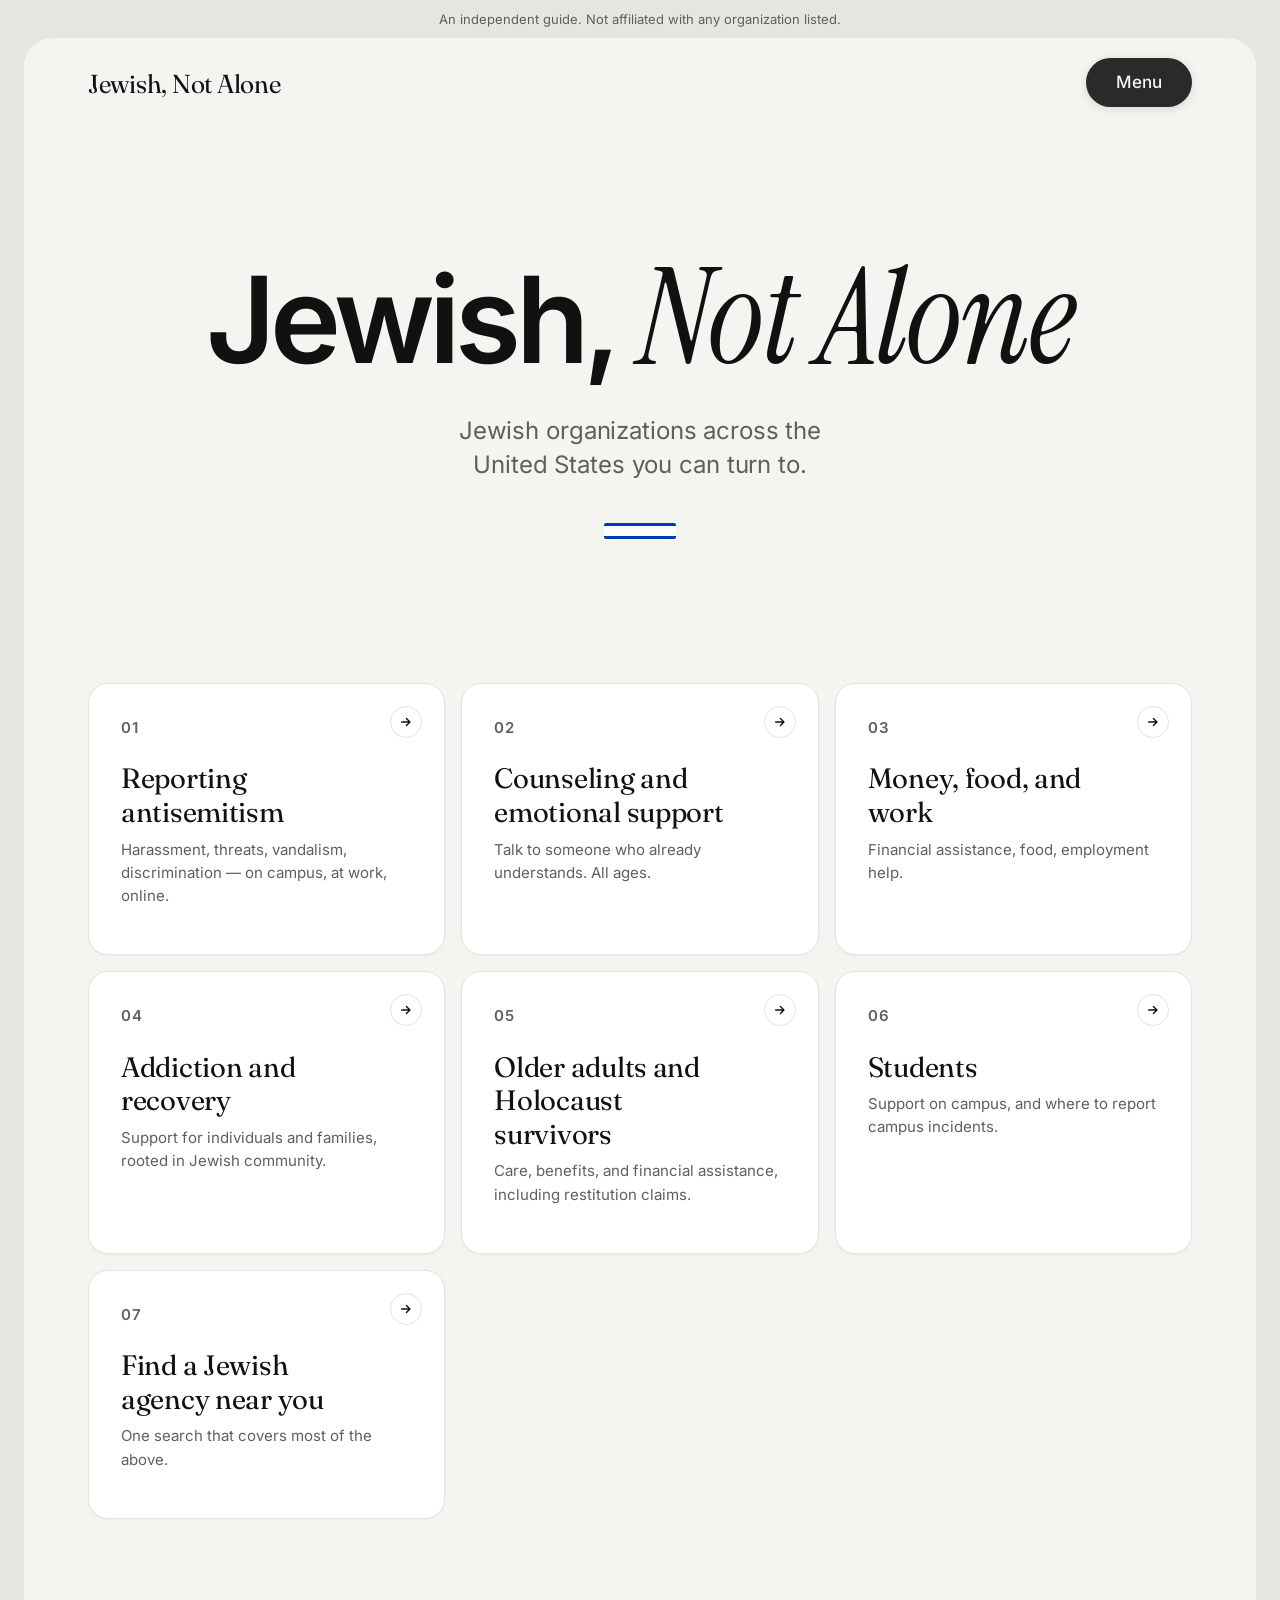
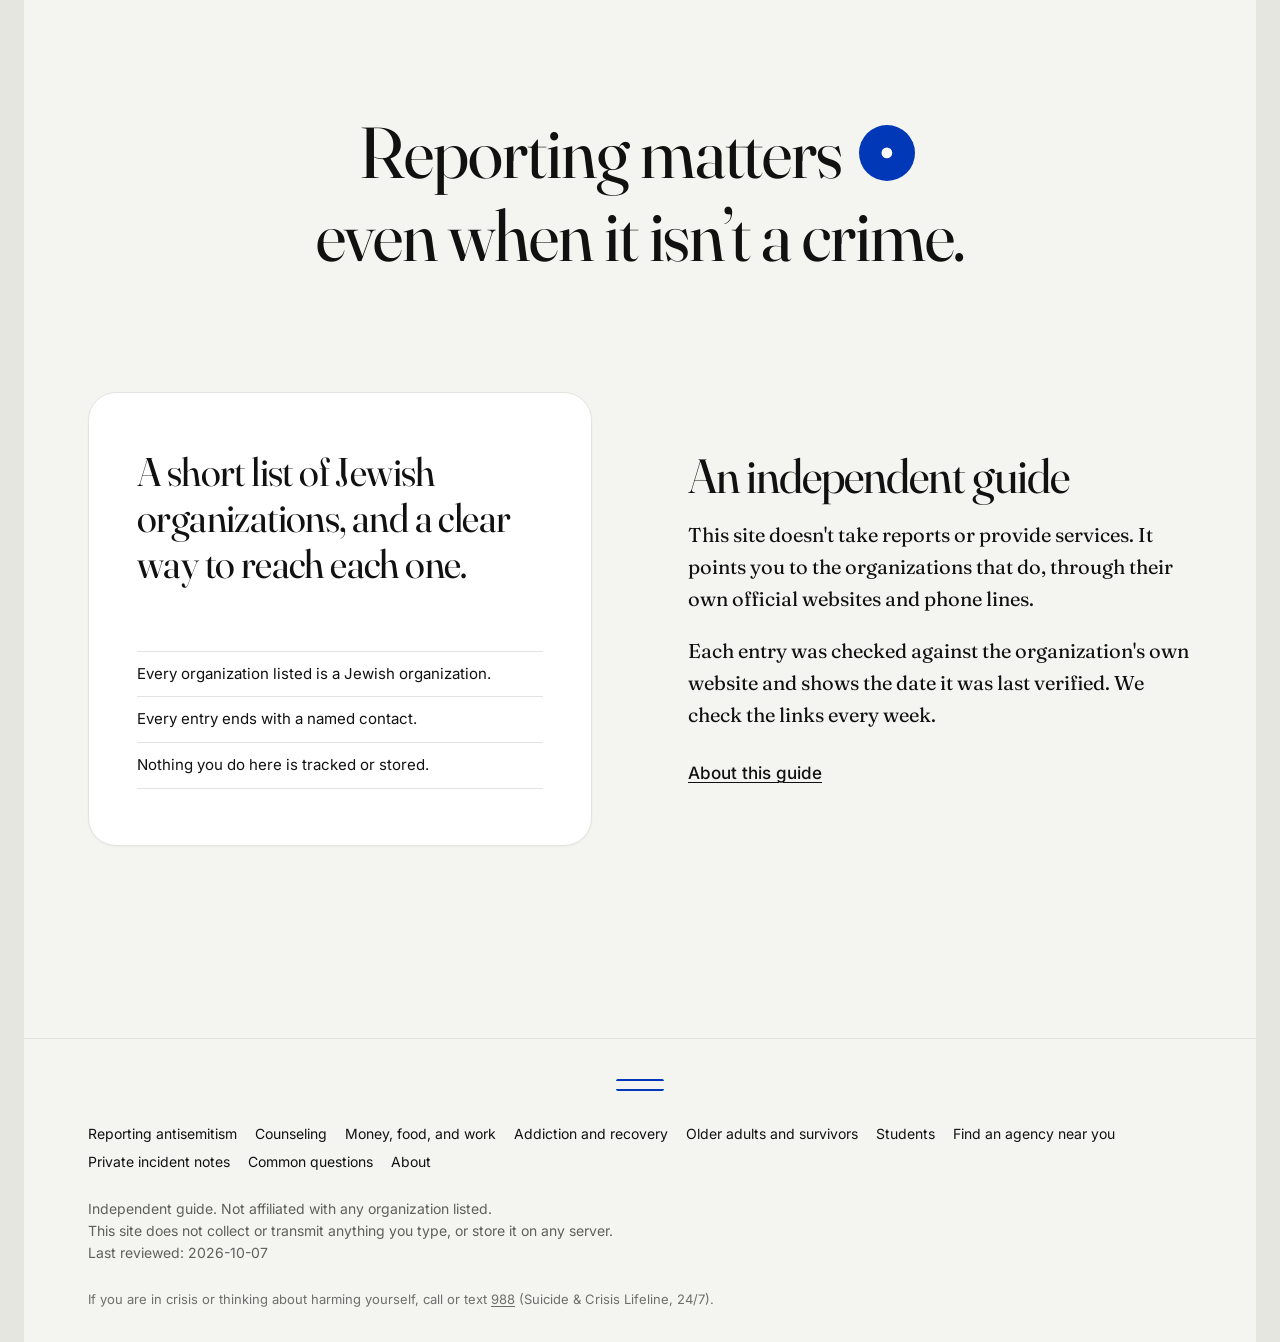
<file: index.html>
<!doctype html>
<html lang="en">
<head>
  <meta charset="utf-8">
  <title>Jewish, Not Alone</title>
  <meta name="description" content="A free, independent guide to Jewish organizations across the United States you can turn to: for reporting antisemitism, counseling, financial hardship, recovery, older adults and Holocaust survivors, and students.">
  <!-- @head -->
  <meta http-equiv="Content-Security-Policy" content="default-src 'self'; script-src 'self'; style-src 'self'; font-src 'self'; img-src 'self' data:; connect-src 'none'; form-action 'none'; base-uri 'self'; object-src 'none'">
  <meta name="referrer" content="no-referrer">
  <meta name="viewport" content="width=device-width, initial-scale=1">
  <meta name="color-scheme" content="light dark">
  <link rel="icon" href="favicon.svg" type="image/svg+xml">
  <link rel="preload" href="fonts/fraunces-latin-var.woff2" as="font" type="font/woff2" crossorigin>
  <link rel="stylesheet" href="style.css">
  <link rel="stylesheet" href="print.css" media="print">
  <script src="js-detect.js"></script>
  <script src="app.js" defer></script>
  <!-- /@head -->
</head>
<body>
  <p class="top-line">An independent guide. Not affiliated with any organization listed.</p>
  <div class="frame">
  <!-- @header -->
  <a class="skip-link" href="#main">Skip to content</a>
  <header class="site-header">
    <a class="wordmark" href="index.html" aria-current="page">Jewish, Not Alone</a>
    <nav class="site-nav" id="site-nav" aria-label="Main">
      <ul>
        <li><a href="index.html" aria-current="page">Home</a></li>
        <li><a href="antisemitism.html">Reporting antisemitism</a></li>
        <li><a href="counseling.html">Counseling</a></li>
        <li><a href="hardship.html">Money, food, and work</a></li>
        <li><a href="recovery.html">Addiction and recovery</a></li>
        <li><a href="survivors.html">Older adults and survivors</a></li>
        <li><a href="students.html">Students</a></li>
        <li><a href="find-help.html">Find an agency near you</a></li>
        <li><a href="notes.html">Private incident notes</a></li>
        <li><a href="questions.html">Common questions</a></li>
        <li><a href="about.html">About</a></li>
      </ul>
    </nav>
  </header>
  <div class="menu-bar"><button class="menu-btn" type="button" aria-expanded="false" aria-controls="menu-overlay" aria-haspopup="dialog">Menu</button></div>
  <!-- /@header -->

  <main id="main">
    <section class="hero wrap" aria-labelledby="hero-title">
      <h1 class="hero-title" id="hero-title">Jewish, <em>Not Alone</em></h1>
      <p class="standfirst">Jewish organizations across the United States you can turn to.</p>
    </section>

    <section class="section wrap" aria-labelledby="routes-title">
      <h2 class="visually-hidden" id="routes-title">Where would you like to start?</h2>
      <ul class="route-grid">
        <li><div class="route">
          <p class="kicker">01</p>
          <h3><a href="antisemitism.html">Reporting antisemitism</a></h3>
          <p>Harassment, threats, vandalism, discrimination — on campus, at work, online.</p>
          <span class="route__arrow" aria-hidden="true"><svg viewBox="0 0 16 16"><path d="M3 8h9M8.5 4l4 4-4 4" fill="none" stroke="currentColor" stroke-width="1.6" stroke-linecap="round" stroke-linejoin="round"/></svg></span>
        </div></li>
        <li><div class="route">
          <p class="kicker">02</p>
          <h3><a href="counseling.html">Counseling and emotional support</a></h3>
          <p>Talk to someone who already understands. All ages.</p>
          <span class="route__arrow" aria-hidden="true"><svg viewBox="0 0 16 16"><path d="M3 8h9M8.5 4l4 4-4 4" fill="none" stroke="currentColor" stroke-width="1.6" stroke-linecap="round" stroke-linejoin="round"/></svg></span>
        </div></li>
        <li><div class="route">
          <p class="kicker">03</p>
          <h3><a href="hardship.html">Money, food, and work</a></h3>
          <p>Financial assistance, food, employment help.</p>
          <span class="route__arrow" aria-hidden="true"><svg viewBox="0 0 16 16"><path d="M3 8h9M8.5 4l4 4-4 4" fill="none" stroke="currentColor" stroke-width="1.6" stroke-linecap="round" stroke-linejoin="round"/></svg></span>
        </div></li>
        <li><div class="route">
          <p class="kicker">04</p>
          <h3><a href="recovery.html">Addiction and recovery</a></h3>
          <p>Support for individuals and families, rooted in Jewish community.</p>
          <span class="route__arrow" aria-hidden="true"><svg viewBox="0 0 16 16"><path d="M3 8h9M8.5 4l4 4-4 4" fill="none" stroke="currentColor" stroke-width="1.6" stroke-linecap="round" stroke-linejoin="round"/></svg></span>
        </div></li>
        <li><div class="route">
          <p class="kicker">05</p>
          <h3><a href="survivors.html">Older adults and Holocaust survivors</a></h3>
          <p>Care, benefits, and financial assistance, including restitution claims.</p>
          <span class="route__arrow" aria-hidden="true"><svg viewBox="0 0 16 16"><path d="M3 8h9M8.5 4l4 4-4 4" fill="none" stroke="currentColor" stroke-width="1.6" stroke-linecap="round" stroke-linejoin="round"/></svg></span>
        </div></li>
        <li><div class="route">
          <p class="kicker">06</p>
          <h3><a href="students.html">Students</a></h3>
          <p>Support on campus, and where to report campus incidents.</p>
          <span class="route__arrow" aria-hidden="true"><svg viewBox="0 0 16 16"><path d="M3 8h9M8.5 4l4 4-4 4" fill="none" stroke="currentColor" stroke-width="1.6" stroke-linecap="round" stroke-linejoin="round"/></svg></span>
        </div></li>
        <li><div class="route">
          <p class="kicker">07</p>
          <h3><a href="find-help.html">Find a Jewish agency near you</a></h3>
          <p>One search that covers most of the above.</p>
          <span class="route__arrow" aria-hidden="true"><svg viewBox="0 0 16 16"><path d="M3 8h9M8.5 4l4 4-4 4" fill="none" stroke="currentColor" stroke-width="1.6" stroke-linecap="round" stroke-linejoin="round"/></svg></span>
        </div></li>
      </ul>
    </section>

    <section class="section--statement wrap wrap--wide" aria-label="Why reporting matters">
      <p class="statement">Reporting matters <span class="token" aria-hidden="true"><svg viewBox="0 0 24 24"><circle cx="12" cy="12" r="5" fill="currentColor"/></svg></span> even when it isn’t a crime.</p>
    </section>

    <section class="section wrap" aria-labelledby="about-title">
      <div class="split">
        <div class="split__panel">
          <p class="panel-big">A short list of Jewish organizations, and a clear way to reach each one.</p>
          <ul class="panel-list">
            <li>Every organization listed is a Jewish organization.</li>
            <li>Every entry ends with a named contact.</li>
            <li>Nothing you do here is tracked or stored.</li>
          </ul>
        </div>
        <div class="split__text">
          <h2 id="about-title">An independent guide</h2>
          <p>This site doesn't take reports or provide services. It points you to the organizations that do, through their own official websites and phone lines.</p>
          <p>Each entry was checked against the organization's own website and shows the date it was last verified. We check the links every week.</p>
          <a class="text-link" href="about.html">About this guide</a>
        </div>
      </div>
    </section>
  </main>

  <!-- @footer -->
  <footer class="site-footer">
    <div class="wrap">
      
      <ul class="footer-links">
        <li><a href="antisemitism.html">Reporting antisemitism</a></li>
        <li><a href="counseling.html">Counseling</a></li>
        <li><a href="hardship.html">Money, food, and work</a></li>
        <li><a href="recovery.html">Addiction and recovery</a></li>
        <li><a href="survivors.html">Older adults and survivors</a></li>
        <li><a href="students.html">Students</a></li>
        <li><a href="find-help.html">Find an agency near you</a></li>
        <li><a href="notes.html">Private incident notes</a></li>
        <li><a href="questions.html">Common questions</a></li>
        <li><a href="about.html">About</a></li>
      </ul>
      <div class="footer-meta">
        <p>Independent guide. Not affiliated with any organization listed.</p>
        <p>This site does not collect or transmit anything you type, or store it on any server.</p>
        <p>Last reviewed: <time datetime="2026-10-07">2026-10-07</time></p>
      </div>
      <p class="crisis-line">If you are in crisis or thinking about harming yourself, call or text <a href="tel:988">988</a> (Suicide &amp; Crisis Lifeline, 24/7).</p>
    </div>
  </footer>
  <!-- /@footer -->
  </div>
</body>
</html>
</file>
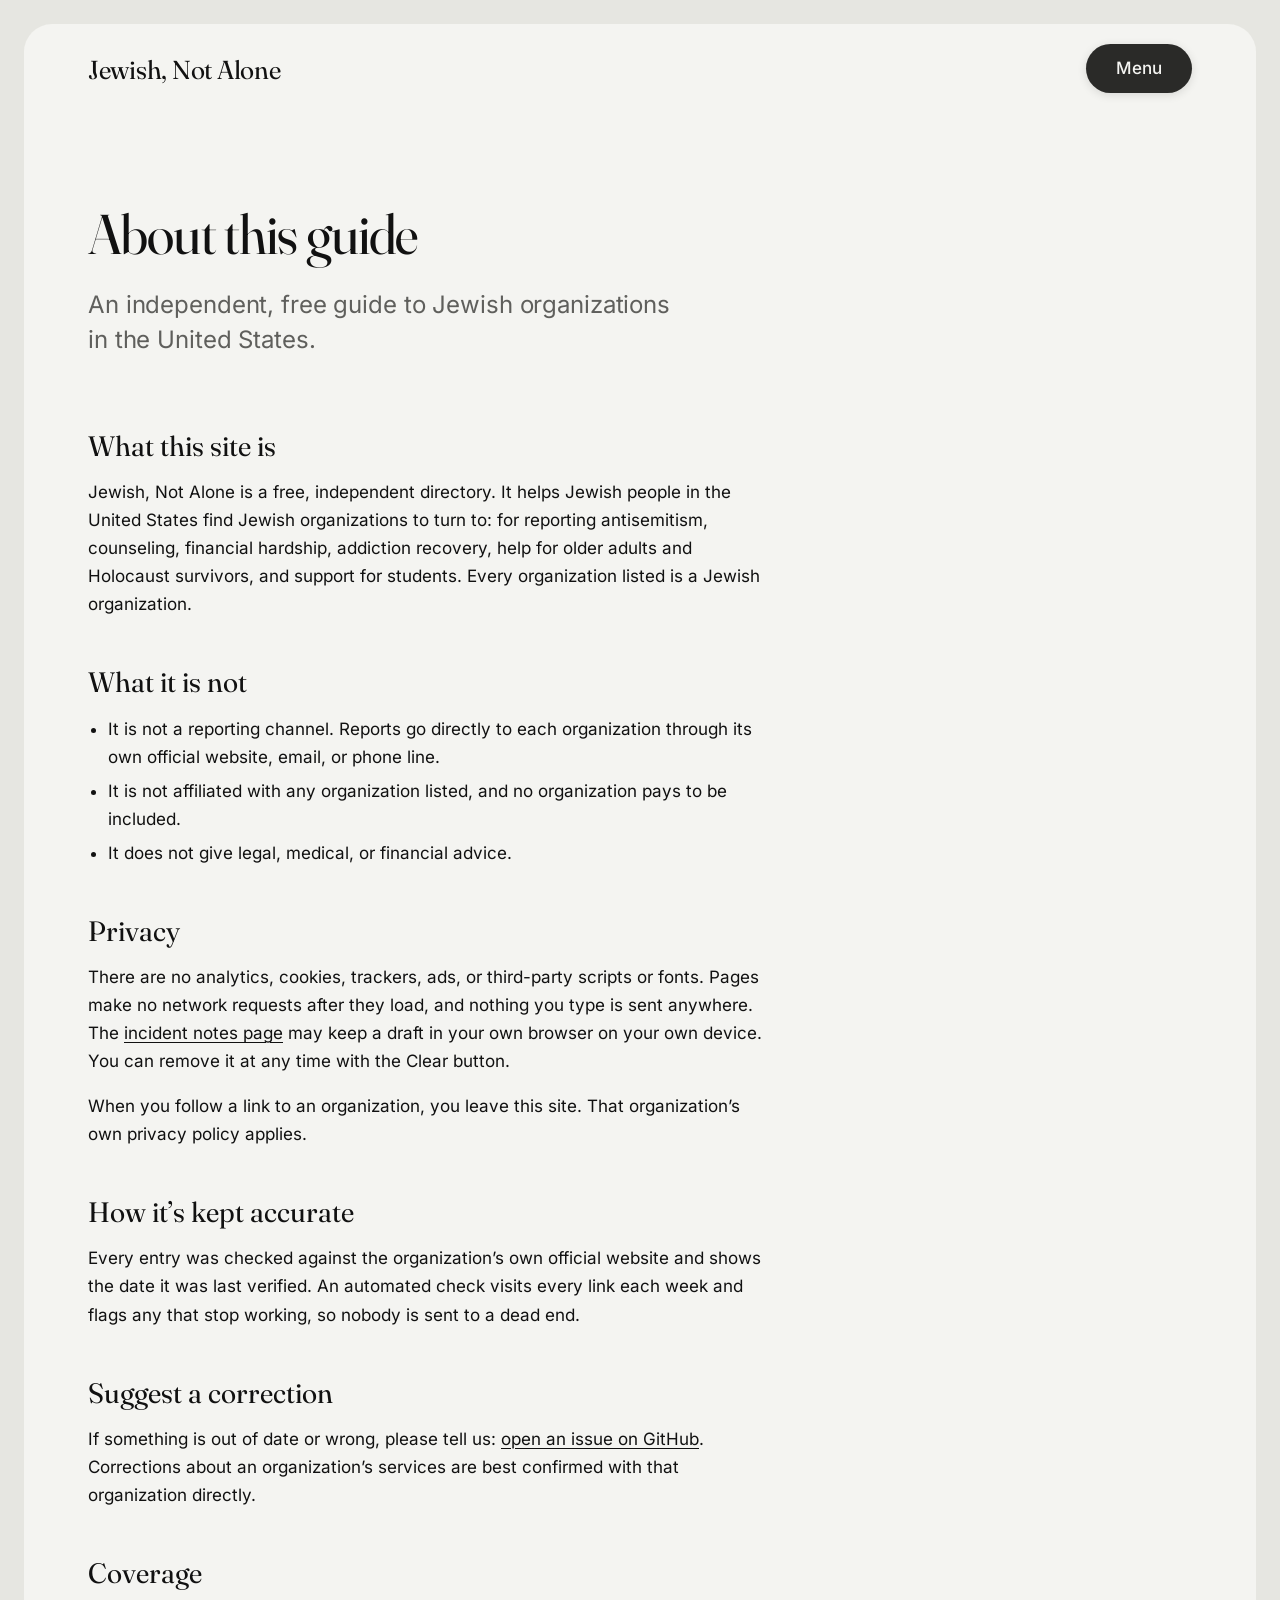
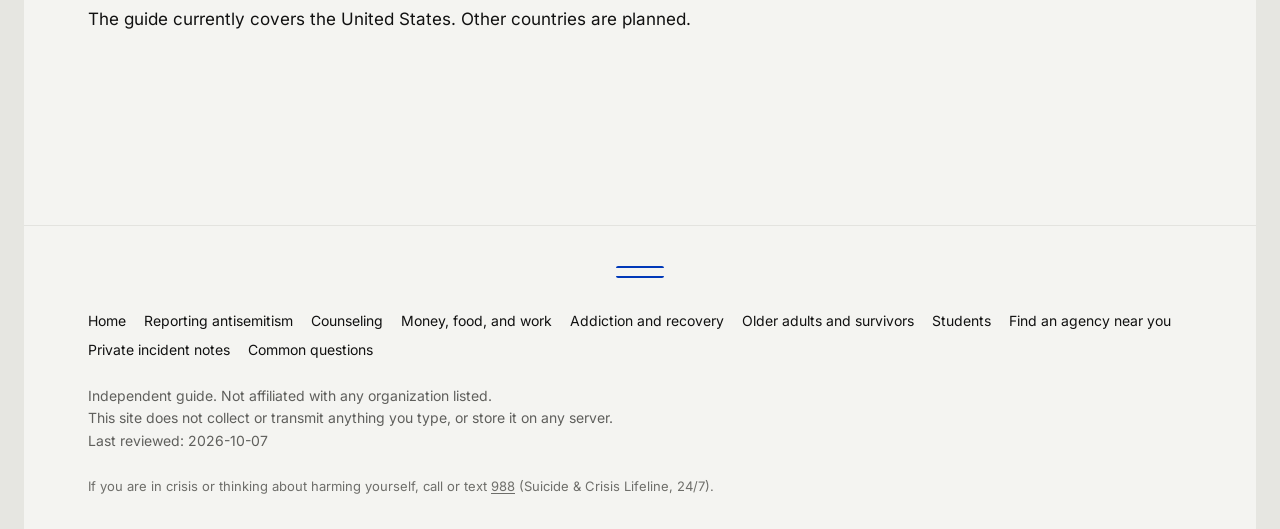
<file: about.html>
<!doctype html>
<html lang="en">
<head>
  <meta charset="utf-8">
  <title>About this guide — Jewish, Not Alone</title>
  <meta name="description" content="What Jewish, Not Alone is, what it is not, how it protects your privacy, and how it is kept up to date.">
  <!-- @head -->
  <meta http-equiv="Content-Security-Policy" content="default-src 'self'; script-src 'self'; style-src 'self'; font-src 'self'; img-src 'self' data:; connect-src 'none'; form-action 'none'; base-uri 'self'; object-src 'none'">
  <meta name="referrer" content="no-referrer">
  <meta name="viewport" content="width=device-width, initial-scale=1">
  <meta name="color-scheme" content="light dark">
  <link rel="icon" href="favicon.svg" type="image/svg+xml">
  <link rel="preload" href="fonts/fraunces-latin-var.woff2" as="font" type="font/woff2" crossorigin>
  <link rel="stylesheet" href="style.css">
  <link rel="stylesheet" href="print.css" media="print">
  <script src="js-detect.js"></script>
  <script src="app.js" defer></script>
  <!-- /@head -->
</head>
<body>
  <div class="frame frame--first">
  <!-- @header -->
  <a class="skip-link" href="#main">Skip to content</a>
  <header class="site-header">
    <a class="wordmark" href="index.html">Jewish, Not Alone</a>
    <nav class="site-nav" id="site-nav" aria-label="Main">
      <ul>
        <li><a href="index.html">Home</a></li>
        <li><a href="antisemitism.html">Reporting antisemitism</a></li>
        <li><a href="counseling.html">Counseling</a></li>
        <li><a href="hardship.html">Money, food, and work</a></li>
        <li><a href="recovery.html">Addiction and recovery</a></li>
        <li><a href="survivors.html">Older adults and survivors</a></li>
        <li><a href="students.html">Students</a></li>
        <li><a href="find-help.html">Find an agency near you</a></li>
        <li><a href="notes.html">Private incident notes</a></li>
        <li><a href="questions.html">Common questions</a></li>
        <li><a href="about.html" aria-current="page">About</a></li>
      </ul>
    </nav>
  </header>
  <div class="menu-bar"><button class="menu-btn" type="button" aria-expanded="false" aria-controls="menu-overlay" aria-haspopup="dialog">Menu</button></div>
  <!-- /@header -->

  <main id="main">
    <div class="wrap">
      <header class="page-head">
        
        <h1 class="page-title">About this guide</h1>
        <p class="standfirst">An independent, free guide to Jewish organizations in the United States.</p>
      </header>

      <section class="section prose" aria-label="About">
        <h2>What this site is</h2>
        <p>Jewish, Not Alone is a free, independent directory. It helps Jewish people in the United States find Jewish organizations to turn to: for reporting antisemitism, counseling, financial hardship, addiction recovery, help for older adults and Holocaust survivors, and support for students. Every organization listed is a Jewish organization.</p>

        <h2>What it is not</h2>
        <ul>
          <li>It is not a reporting channel. Reports go directly to each organization through its own official website, email, or phone line.</li>
          <li>It is not affiliated with any organization listed, and no organization pays to be included.</li>
          <li>It does not give legal, medical, or financial advice.</li>
        </ul>

        <h2>Privacy</h2>
        <p>There are no analytics, cookies, trackers, ads, or third-party scripts or fonts. Pages make no network requests after they load, and nothing you type is sent anywhere. The <a href="notes.html">incident notes page</a> may keep a draft in your own browser on your own device. You can remove it at any time with the Clear button.</p>
        <p>When you follow a link to an organization, you leave this site. That organization’s own privacy policy applies.</p>

        <h2>How it’s kept accurate</h2>
        <p>Every entry was checked against the organization’s own official website and shows the date it was last verified. An automated check visits every link each week and flags any that stop working, so nobody is sent to a dead end.</p>

        <h2>Suggest a correction</h2>
        <p>If something is out of date or wrong, please tell us: <a href="https://github.com/kaszubski0/jewish-not-alone/issues" target="_blank" rel="noopener noreferrer">open an issue on GitHub<span class="visually-hidden"> (opens in a new tab)</span></a>. Corrections about an organization’s services are best confirmed with that organization directly.</p>

        <h2>Coverage</h2>
        <p>The guide currently covers the United States. Other countries are planned.</p>
      </section>

    </div>
  </main>

  <!-- @footer -->
  <footer class="site-footer">
    <div class="wrap">
      
      <ul class="footer-links">
        <li><a href="index.html">Home</a></li>
        <li><a href="antisemitism.html">Reporting antisemitism</a></li>
        <li><a href="counseling.html">Counseling</a></li>
        <li><a href="hardship.html">Money, food, and work</a></li>
        <li><a href="recovery.html">Addiction and recovery</a></li>
        <li><a href="survivors.html">Older adults and survivors</a></li>
        <li><a href="students.html">Students</a></li>
        <li><a href="find-help.html">Find an agency near you</a></li>
        <li><a href="notes.html">Private incident notes</a></li>
        <li><a href="questions.html">Common questions</a></li>
      </ul>
      <div class="footer-meta">
        <p>Independent guide. Not affiliated with any organization listed.</p>
        <p>This site does not collect or transmit anything you type, or store it on any server.</p>
        <p>Last reviewed: <time datetime="2026-10-07">2026-10-07</time></p>
      </div>
      <p class="crisis-line">If you are in crisis or thinking about harming yourself, call or text <a href="tel:988">988</a> (Suicide &amp; Crisis Lifeline, 24/7).</p>
    </div>
  </footer>
  <!-- /@footer -->
  </div>
</body>
</html>
</file>
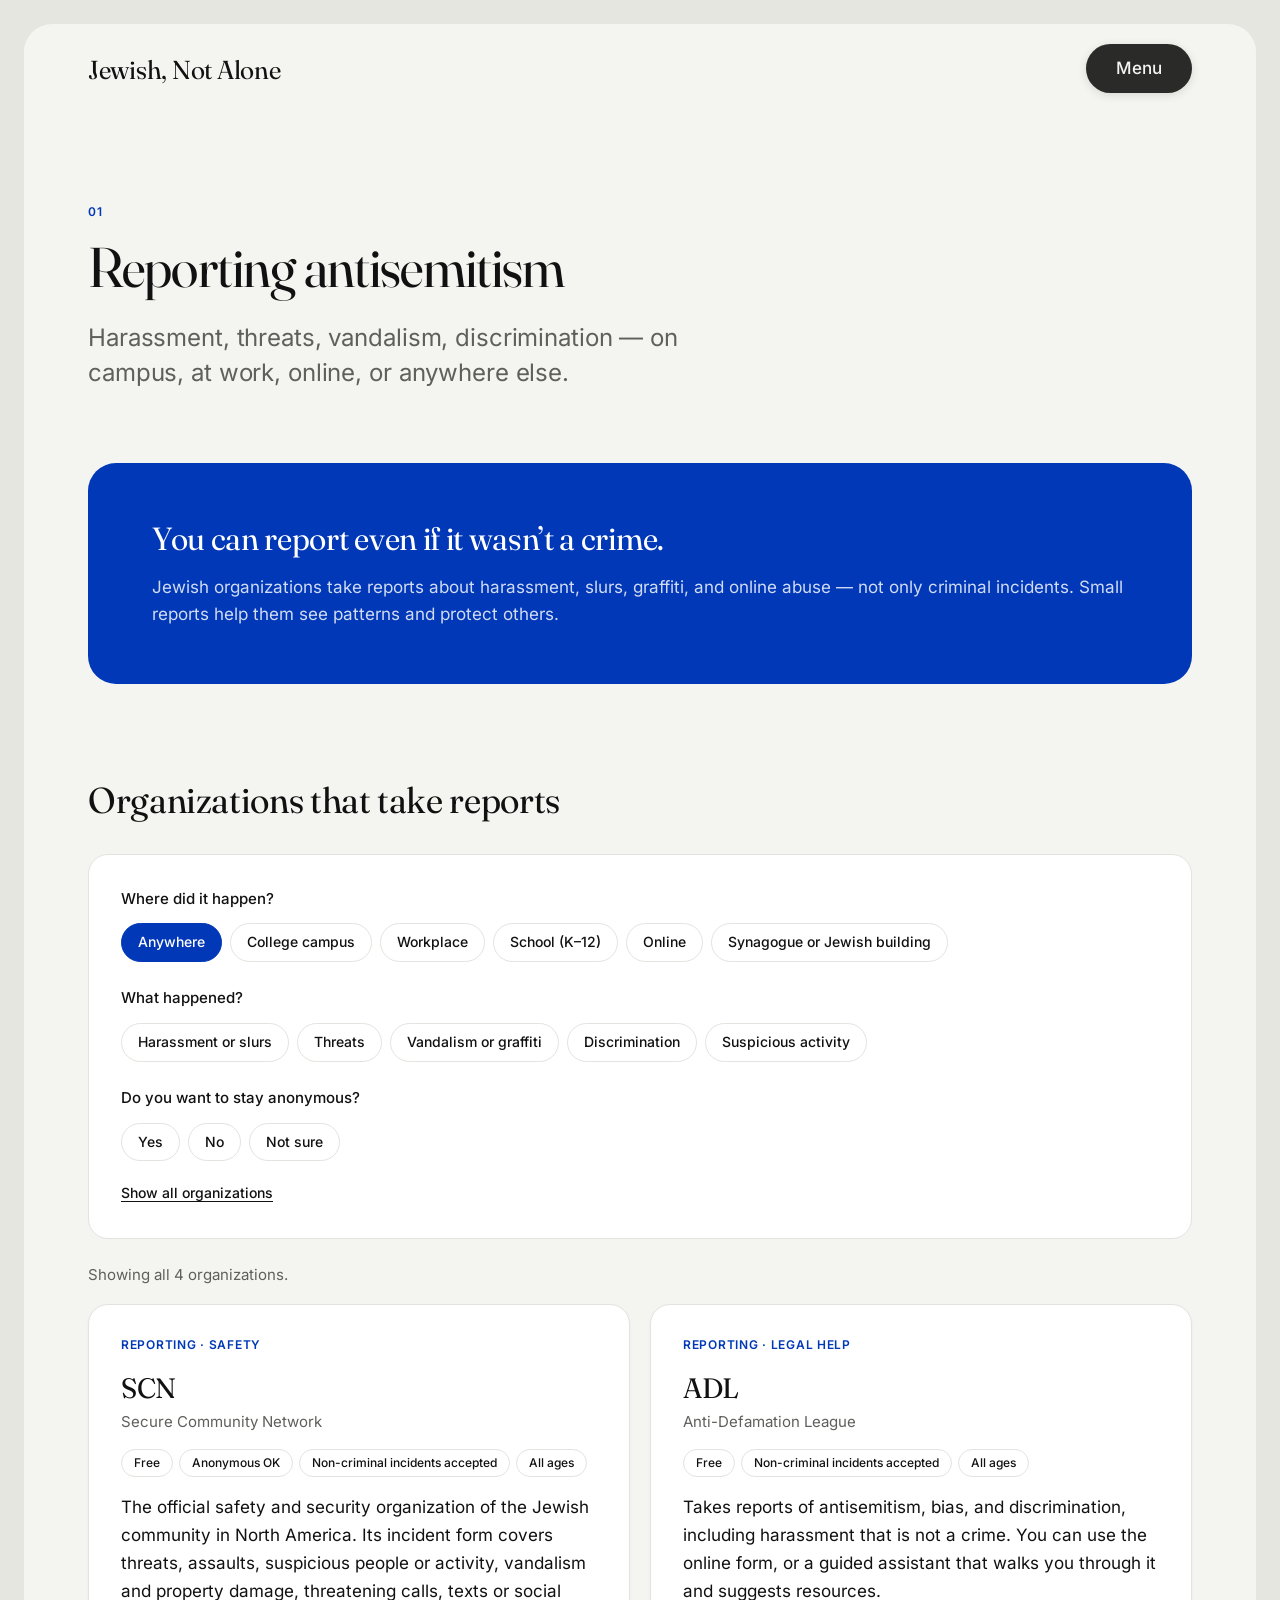
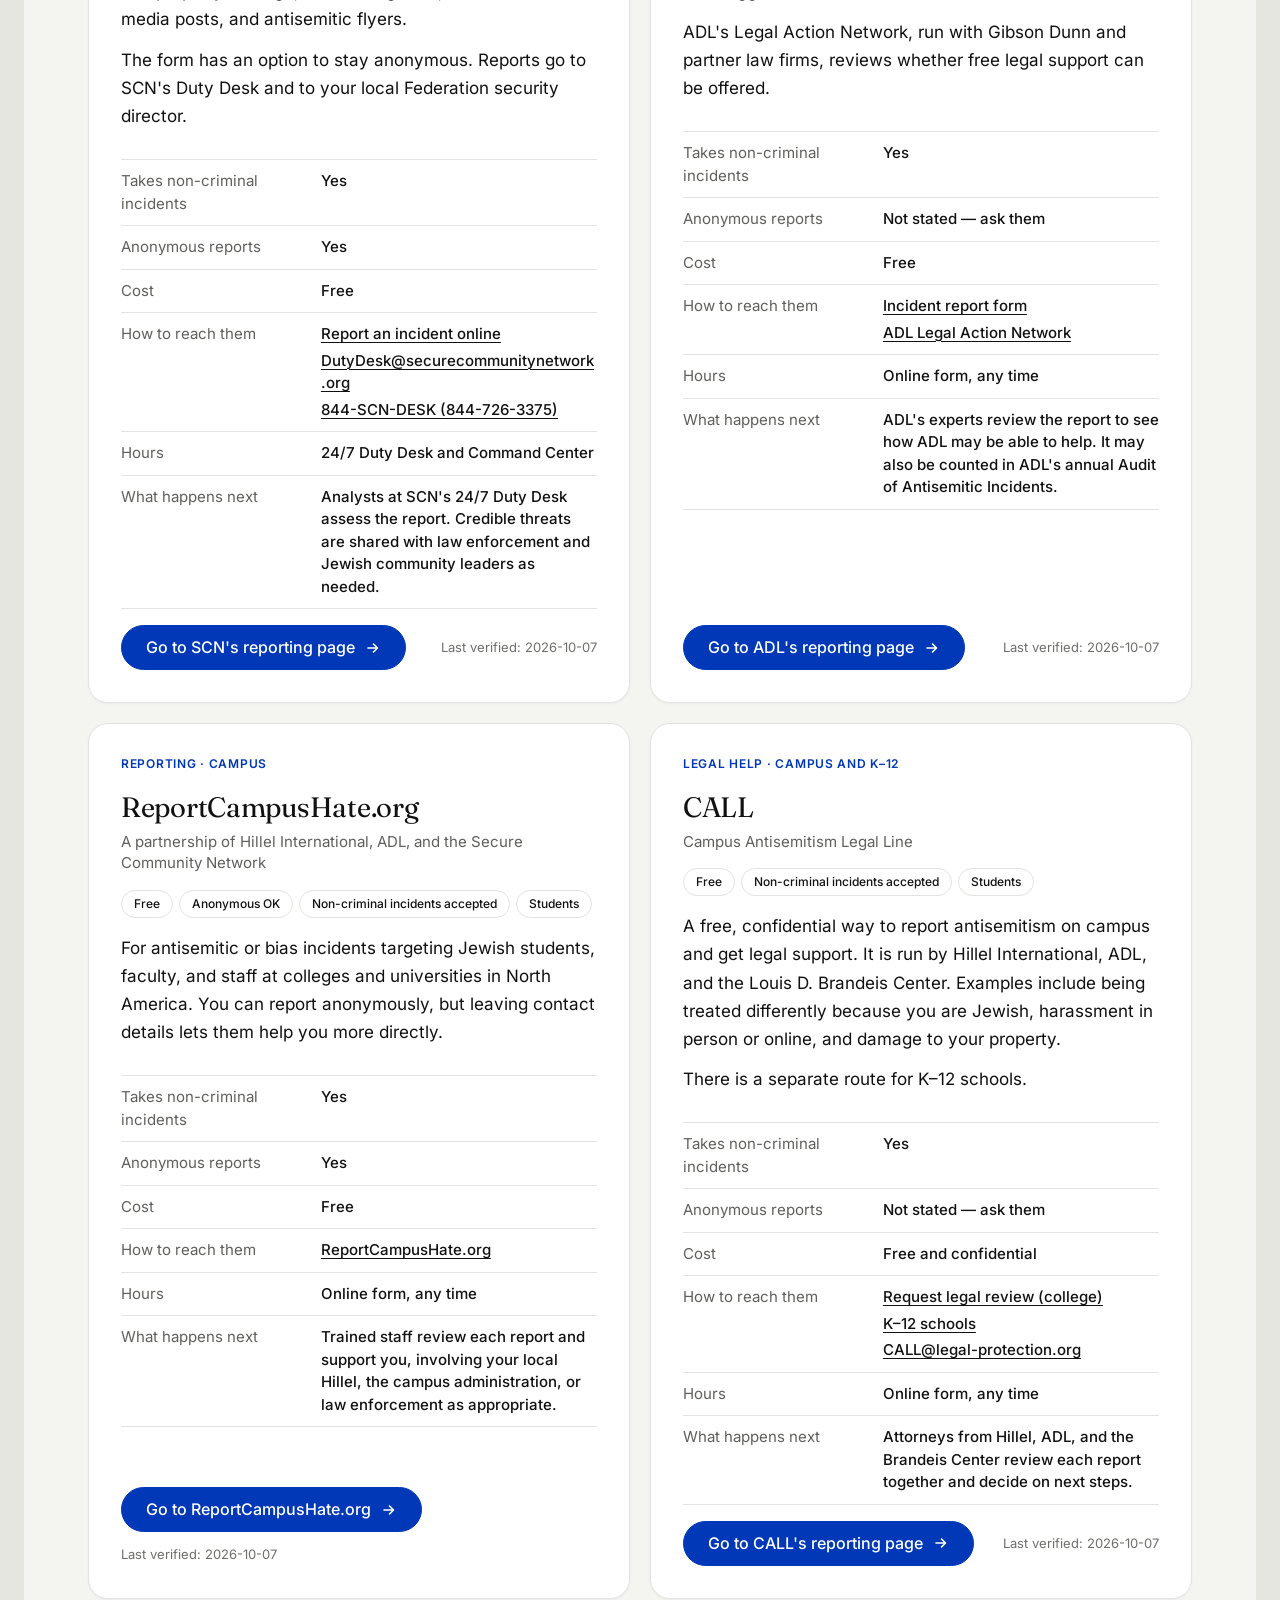
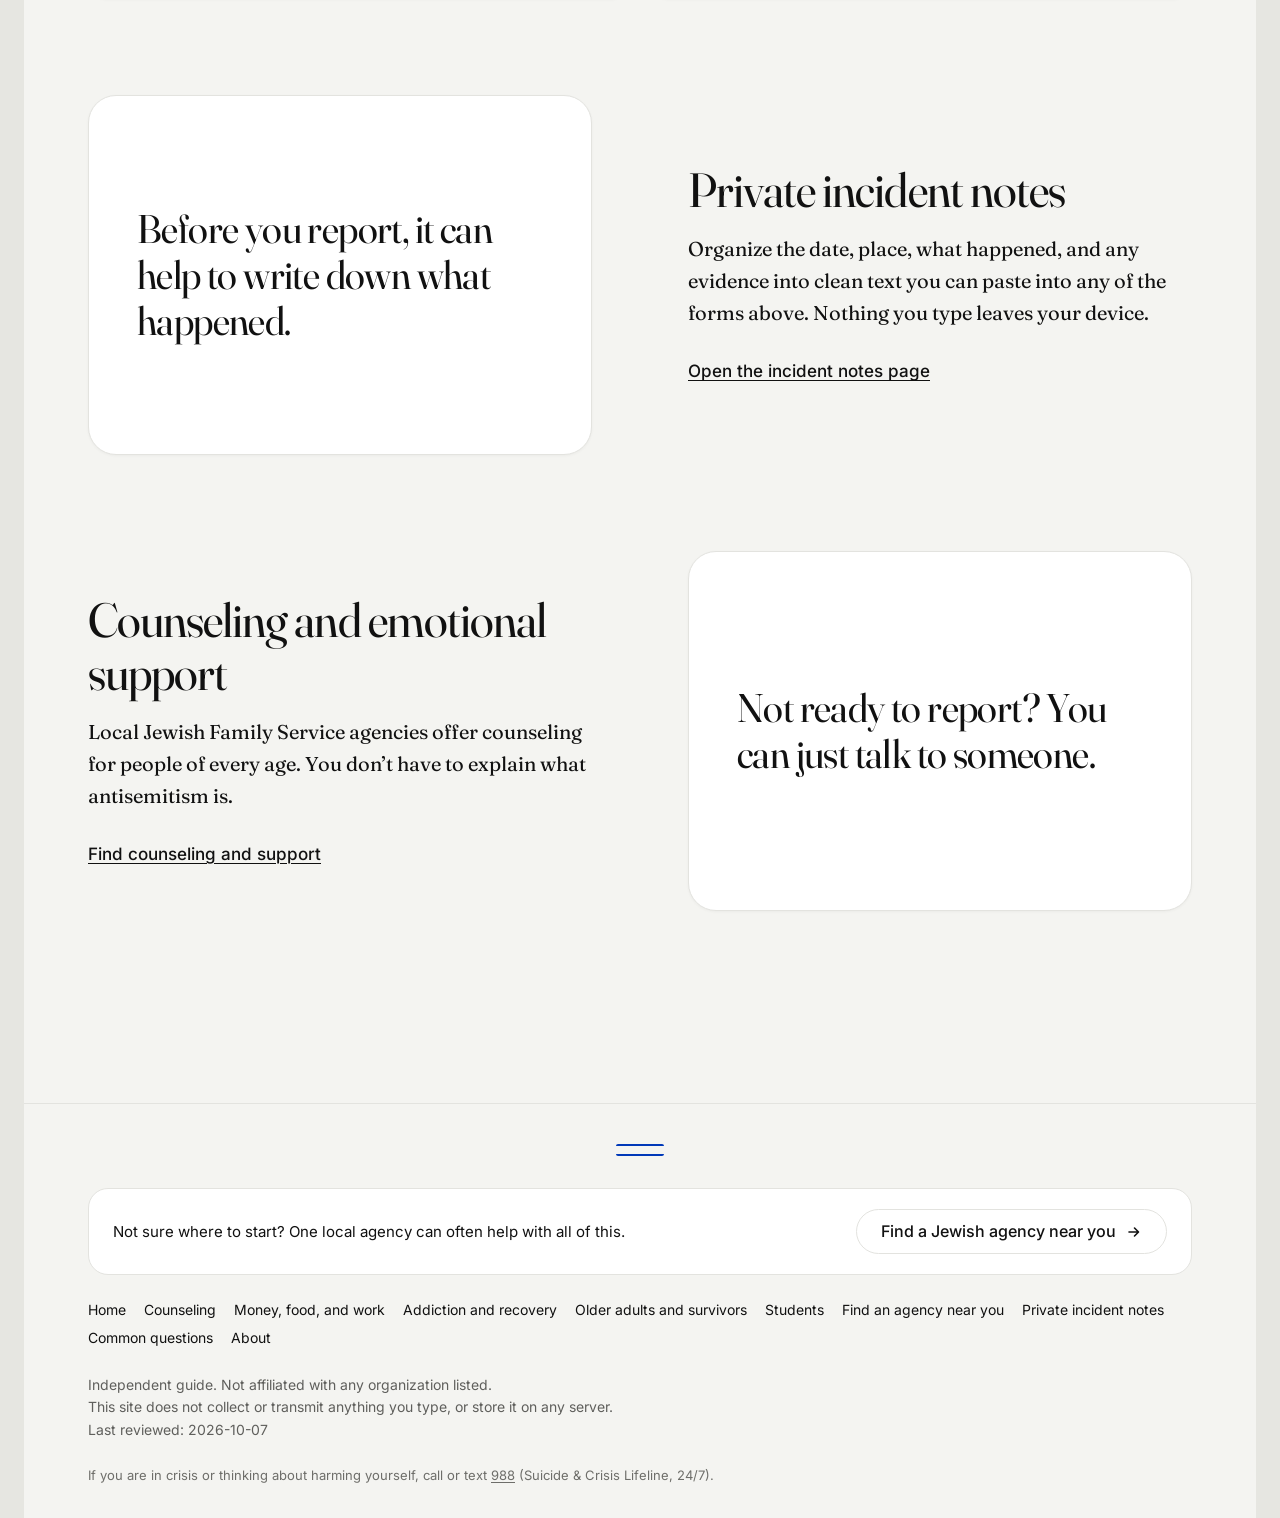
<file: antisemitism.html>
<!doctype html>
<html lang="en">
<head>
  <meta charset="utf-8">
  <title>Reporting antisemitism — Jewish, Not Alone</title>
  <meta name="description" content="Jewish organizations that take reports of antisemitism in the United States — including harassment, slurs, graffiti, and online abuse that aren't crimes.">
  <!-- @head -->
  <meta http-equiv="Content-Security-Policy" content="default-src 'self'; script-src 'self'; style-src 'self'; font-src 'self'; img-src 'self' data:; connect-src 'none'; form-action 'none'; base-uri 'self'; object-src 'none'">
  <meta name="referrer" content="no-referrer">
  <meta name="viewport" content="width=device-width, initial-scale=1">
  <meta name="color-scheme" content="light dark">
  <link rel="icon" href="favicon.svg" type="image/svg+xml">
  <link rel="preload" href="fonts/fraunces-latin-var.woff2" as="font" type="font/woff2" crossorigin>
  <link rel="stylesheet" href="style.css">
  <link rel="stylesheet" href="print.css" media="print">
  <script src="js-detect.js"></script>
  <script src="app.js" defer></script>
  <!-- /@head -->
</head>
<body>
  <div class="frame frame--first">
  <!-- @header -->
  <a class="skip-link" href="#main">Skip to content</a>
  <header class="site-header">
    <a class="wordmark" href="index.html">Jewish, Not Alone</a>
    <nav class="site-nav" id="site-nav" aria-label="Main">
      <ul>
        <li><a href="index.html">Home</a></li>
        <li><a href="antisemitism.html" aria-current="page">Reporting antisemitism</a></li>
        <li><a href="counseling.html">Counseling</a></li>
        <li><a href="hardship.html">Money, food, and work</a></li>
        <li><a href="recovery.html">Addiction and recovery</a></li>
        <li><a href="survivors.html">Older adults and survivors</a></li>
        <li><a href="students.html">Students</a></li>
        <li><a href="find-help.html">Find an agency near you</a></li>
        <li><a href="notes.html">Private incident notes</a></li>
        <li><a href="questions.html">Common questions</a></li>
        <li><a href="about.html">About</a></li>
      </ul>
    </nav>
  </header>
  <div class="menu-bar"><button class="menu-btn" type="button" aria-expanded="false" aria-controls="menu-overlay" aria-haspopup="dialog">Menu</button></div>
  <!-- /@header -->

  <main id="main">
    <div class="wrap">
      <header class="page-head">
        <p class="kicker">01</p>
        <h1 class="page-title">Reporting antisemitism</h1>
        <p class="standfirst">Harassment, threats, vandalism, discrimination — on campus, at work, online, or anywhere else.</p>
      </header>

      <section class="section" aria-label="Key point">
        <p class="inverted">You can report even if it wasn’t a crime. <span class="inverted__sub">Jewish organizations take reports about harassment, slurs, graffiti, and online abuse — not only criminal incidents. Small reports help them see patterns and protect others.</span></p>
      </section>

      <section class="section" aria-labelledby="orgs-title">
        <h2 class="section-title" id="orgs-title">Organizations that take reports</h2>

        <div class="filter" data-filter role="region" aria-label="Narrow the list">
          <div class="filter__group" data-group="where" role="group" aria-labelledby="q-where">
            <p class="filter__q" id="q-where">Where did it happen?</p>
            <div class="pills">
              <button type="button" class="pill" data-value="anywhere" aria-pressed="true">Anywhere</button>
              <button type="button" class="pill" data-value="campus" aria-pressed="false">College campus</button>
              <button type="button" class="pill" data-value="workplace" aria-pressed="false">Workplace</button>
              <button type="button" class="pill" data-value="school" aria-pressed="false">School (K–12)</button>
              <button type="button" class="pill" data-value="online" aria-pressed="false">Online</button>
              <button type="button" class="pill" data-value="synagogue" aria-pressed="false">Synagogue or Jewish building</button>
            </div>
          </div>
          <div class="filter__group" data-group="type" role="group" aria-labelledby="q-type">
            <p class="filter__q" id="q-type">What happened?</p>
            <div class="pills">
              <button type="button" class="pill" data-value="harassment" aria-pressed="false">Harassment or slurs</button>
              <button type="button" class="pill" data-value="threats" aria-pressed="false">Threats</button>
              <button type="button" class="pill" data-value="vandalism" aria-pressed="false">Vandalism or graffiti</button>
              <button type="button" class="pill" data-value="discrimination" aria-pressed="false">Discrimination</button>
              <button type="button" class="pill" data-value="suspicious" aria-pressed="false">Suspicious activity</button>
            </div>
          </div>
          <div class="filter__group" data-group="anon" role="group" aria-labelledby="q-anon">
            <p class="filter__q" id="q-anon">Do you want to stay anonymous?</p>
            <div class="pills">
              <button type="button" class="pill" data-value="yes" aria-pressed="false">Yes</button>
              <button type="button" class="pill" data-value="no" aria-pressed="false">No</button>
              <button type="button" class="pill" data-value="unsure" aria-pressed="false">Not sure</button>
            </div>
          </div>
          <button type="button" class="filter__reset" data-filter-reset>Show all organizations</button>
        </div>

        <p class="filter__status js-only" data-filter-status role="status" aria-live="polite"></p>

        <div class="org-list" data-filter-list>
  <!-- @orgs ids=scn,adl,reportcampushate,call reporting -->
  <article class="org" id="org-scn" aria-labelledby="org-scn-title" data-situations="anywhere campus workplace school online synagogue" data-types="harassment threats vandalism suspicious" data-anonymous="yes">
  <div class="org__head">
    <p class="kicker">Reporting · Safety</p>
    <h3 class="entry-title" id="org-scn-title">SCN</h3>
    <p class="org__full">Secure Community Network</p>
  </div>
  <ul class="tag-row" aria-label="At a glance"><li class="tag">Free</li><li class="tag">Anonymous OK</li><li class="tag">Non-criminal incidents accepted</li><li class="tag">All ages</li></ul>
  <div class="org__body">
    <div class="org__desc">
      <p>The official safety and security organization of the Jewish community in North America. Its incident form covers threats, assaults, suspicious people or activity, vandalism and property damage, threatening calls, texts or social media posts, and antisemitic flyers.</p>
      <p>The form has an option to stay anonymous. Reports go to SCN&#39;s Duty Desk and to your local Federation security director.</p>
      
    </div>
    <table class="facts">
      <caption class="visually-hidden">Key facts: SCN</caption>
      <tbody>
        <tr><th scope="row">Takes non-criminal incidents</th><td>Yes</td></tr>
        <tr><th scope="row">Anonymous reports</th><td>Yes</td></tr>
        <tr><th scope="row">Cost</th><td>Free</td></tr>
        <tr><th scope="row">How to reach them</th><td><ul><li><a href="https://www.securecommunitynetwork.org/incidentreporting/" target="_blank" rel="noopener noreferrer">Report an incident online<span class="visually-hidden"> (opens in a new tab)</span></a></li><li><a href="mailto:DutyDesk@securecommunitynetwork.org">DutyDesk@securecommunitynetwork.org</a></li><li><a href="tel:+18447263375">844-SCN-DESK (844-726-3375)</a></li></ul></td></tr>
        <tr><th scope="row">Hours</th><td>24/7 Duty Desk and Command Center</td></tr>
        <tr><th scope="row">What happens next</th><td>Analysts at SCN&#39;s 24/7 Duty Desk assess the report. Credible threats are shared with law enforcement and Jewish community leaders as needed.</td></tr>
      </tbody>
    </table>
  </div>
  <div class="org__foot">
    <a class="btn" href="https://www.securecommunitynetwork.org/incidentreporting/" target="_blank" rel="noopener noreferrer">Go to SCN&#39;s reporting page <svg viewBox="0 0 16 16" aria-hidden="true" focusable="false"><path d="M3 8h9M8.5 4l4 4-4 4" fill="none" stroke="currentColor" stroke-width="1.6" stroke-linecap="round" stroke-linejoin="round"/></svg><span class="visually-hidden"> (opens in a new tab)</span></a>
    <p class="verified">Last verified: <time datetime="2026-10-07">2026-10-07</time></p>
  </div>
</article>
<article class="org" id="org-adl" aria-labelledby="org-adl-title" data-situations="anywhere campus workplace school online synagogue" data-types="harassment threats vandalism discrimination" data-anonymous="unstated">
  <div class="org__head">
    <p class="kicker">Reporting · Legal help</p>
    <h3 class="entry-title" id="org-adl-title">ADL</h3>
    <p class="org__full">Anti-Defamation League</p>
  </div>
  <ul class="tag-row" aria-label="At a glance"><li class="tag">Free</li><li class="tag">Non-criminal incidents accepted</li><li class="tag">All ages</li></ul>
  <div class="org__body">
    <div class="org__desc">
      <p>Takes reports of antisemitism, bias, and discrimination, including harassment that is not a crime. You can use the online form, or a guided assistant that walks you through it and suggests resources.</p>
      <p>ADL&#39;s Legal Action Network, run with Gibson Dunn and partner law firms, reviews whether free legal support can be offered.</p>
      
    </div>
    <table class="facts">
      <caption class="visually-hidden">Key facts: ADL</caption>
      <tbody>
        <tr><th scope="row">Takes non-criminal incidents</th><td>Yes</td></tr>
        <tr><th scope="row">Anonymous reports</th><td>Not stated — ask them</td></tr>
        <tr><th scope="row">Cost</th><td>Free</td></tr>
        <tr><th scope="row">How to reach them</th><td><ul><li><a href="https://www.adl.org/report-incident" target="_blank" rel="noopener noreferrer">Incident report form<span class="visually-hidden"> (opens in a new tab)</span></a></li><li><a href="https://notoleranceforantisemitism.adl.org/adl-legal-action" target="_blank" rel="noopener noreferrer">ADL Legal Action Network<span class="visually-hidden"> (opens in a new tab)</span></a></li></ul></td></tr>
        <tr><th scope="row">Hours</th><td>Online form, any time</td></tr>
        <tr><th scope="row">What happens next</th><td>ADL&#39;s experts review the report to see how ADL may be able to help. It may also be counted in ADL&#39;s annual Audit of Antisemitic Incidents.</td></tr>
      </tbody>
    </table>
  </div>
  <div class="org__foot">
    <a class="btn" href="https://www.adl.org/report-incident" target="_blank" rel="noopener noreferrer">Go to ADL&#39;s reporting page <svg viewBox="0 0 16 16" aria-hidden="true" focusable="false"><path d="M3 8h9M8.5 4l4 4-4 4" fill="none" stroke="currentColor" stroke-width="1.6" stroke-linecap="round" stroke-linejoin="round"/></svg><span class="visually-hidden"> (opens in a new tab)</span></a>
    <p class="verified">Last verified: <time datetime="2026-10-07">2026-10-07</time></p>
  </div>
</article>
<article class="org" id="org-reportcampushate" aria-labelledby="org-reportcampushate-title" data-situations="campus" data-types="harassment threats vandalism discrimination suspicious" data-anonymous="yes">
  <div class="org__head">
    <p class="kicker">Reporting · Campus</p>
    <h3 class="entry-title" id="org-reportcampushate-title">ReportCampusHate.org</h3>
    <p class="org__full">A partnership of Hillel International, ADL, and the Secure Community Network</p>
  </div>
  <ul class="tag-row" aria-label="At a glance"><li class="tag">Free</li><li class="tag">Anonymous OK</li><li class="tag">Non-criminal incidents accepted</li><li class="tag">Students</li></ul>
  <div class="org__body">
    <div class="org__desc">
      <p>For antisemitic or bias incidents targeting Jewish students, faculty, and staff at colleges and universities in North America. You can report anonymously, but leaving contact details lets them help you more directly.</p>
      
    </div>
    <table class="facts">
      <caption class="visually-hidden">Key facts: ReportCampusHate.org</caption>
      <tbody>
        <tr><th scope="row">Takes non-criminal incidents</th><td>Yes</td></tr>
        <tr><th scope="row">Anonymous reports</th><td>Yes</td></tr>
        <tr><th scope="row">Cost</th><td>Free</td></tr>
        <tr><th scope="row">How to reach them</th><td><ul><li><a href="https://www.reportcampushate.org/" target="_blank" rel="noopener noreferrer">ReportCampusHate.org<span class="visually-hidden"> (opens in a new tab)</span></a></li></ul></td></tr>
        <tr><th scope="row">Hours</th><td>Online form, any time</td></tr>
        <tr><th scope="row">What happens next</th><td>Trained staff review each report and support you, involving your local Hillel, the campus administration, or law enforcement as appropriate.</td></tr>
      </tbody>
    </table>
  </div>
  <div class="org__foot">
    <a class="btn" href="https://www.reportcampushate.org/" target="_blank" rel="noopener noreferrer">Go to ReportCampusHate.org <svg viewBox="0 0 16 16" aria-hidden="true" focusable="false"><path d="M3 8h9M8.5 4l4 4-4 4" fill="none" stroke="currentColor" stroke-width="1.6" stroke-linecap="round" stroke-linejoin="round"/></svg><span class="visually-hidden"> (opens in a new tab)</span></a>
    <p class="verified">Last verified: <time datetime="2026-10-07">2026-10-07</time></p>
  </div>
</article>
<article class="org" id="org-call" aria-labelledby="org-call-title" data-situations="campus school online" data-types="harassment threats vandalism discrimination" data-anonymous="unstated">
  <div class="org__head">
    <p class="kicker">Legal help · Campus and K–12</p>
    <h3 class="entry-title" id="org-call-title">CALL</h3>
    <p class="org__full">Campus Antisemitism Legal Line</p>
  </div>
  <ul class="tag-row" aria-label="At a glance"><li class="tag">Free</li><li class="tag">Non-criminal incidents accepted</li><li class="tag">Students</li></ul>
  <div class="org__body">
    <div class="org__desc">
      <p>A free, confidential way to report antisemitism on campus and get legal support. It is run by Hillel International, ADL, and the Louis D. Brandeis Center. Examples include being treated differently because you are Jewish, harassment in person or online, and damage to your property.</p>
      <p>There is a separate route for K–12 schools.</p>
      
    </div>
    <table class="facts">
      <caption class="visually-hidden">Key facts: CALL</caption>
      <tbody>
        <tr><th scope="row">Takes non-criminal incidents</th><td>Yes</td></tr>
        <tr><th scope="row">Anonymous reports</th><td>Not stated — ask them</td></tr>
        <tr><th scope="row">Cost</th><td>Free and confidential</td></tr>
        <tr><th scope="row">How to reach them</th><td><ul><li><a href="https://www.legal-protection.org/" target="_blank" rel="noopener noreferrer">Request legal review (college)<span class="visually-hidden"> (opens in a new tab)</span></a></li><li><a href="https://www.legal-protection.org/k-12" target="_blank" rel="noopener noreferrer">K–12 schools<span class="visually-hidden"> (opens in a new tab)</span></a></li><li><a href="mailto:CALL@legal-protection.org">CALL@legal-protection.org</a></li></ul></td></tr>
        <tr><th scope="row">Hours</th><td>Online form, any time</td></tr>
        <tr><th scope="row">What happens next</th><td>Attorneys from Hillel, ADL, and the Brandeis Center review each report together and decide on next steps.</td></tr>
      </tbody>
    </table>
  </div>
  <div class="org__foot">
    <a class="btn" href="https://www.legal-protection.org/" target="_blank" rel="noopener noreferrer">Go to CALL&#39;s reporting page <svg viewBox="0 0 16 16" aria-hidden="true" focusable="false"><path d="M3 8h9M8.5 4l4 4-4 4" fill="none" stroke="currentColor" stroke-width="1.6" stroke-linecap="round" stroke-linejoin="round"/></svg><span class="visually-hidden"> (opens in a new tab)</span></a>
    <p class="verified">Last verified: <time datetime="2026-10-07">2026-10-07</time></p>
  </div>
</article>
  <!-- /@orgs -->
        </div>
      </section>

      <section class="section" aria-labelledby="before-title">
        <div class="split">
          <div class="split__panel">
            <p class="panel-big">Before you report, it can help to write down what happened.</p>
          </div>
          <div class="split__text">
            <h2 id="before-title">Private incident notes</h2>
            <p>Organize the date, place, what happened, and any evidence into clean text you can paste into any of the forms above. Nothing you type leaves your device.</p>
            <a class="text-link" href="notes.html">Open the incident notes page</a>
          </div>
        </div>
        <div class="split split--flip">
          <div class="split__panel">
            <p class="panel-big">Not ready to report? You can just talk to someone.</p>
          </div>
          <div class="split__text">
            <h2>Counseling and emotional support</h2>
            <p>Local Jewish Family Service agencies offer counseling for people of every age. You don’t have to explain what antisemitism is.</p>
            <a class="text-link" href="counseling.html">Find counseling and support</a>
          </div>
        </div>
      </section>
    </div>
  </main>

  <!-- @footer find -->
  <footer class="site-footer">
    <div class="wrap">
      <div class="footer-find">
        <p>Not sure where to start? One local agency can often help with all of this.</p>
        <a class="btn btn--secondary" href="find-help.html">Find a Jewish agency near you <svg viewBox="0 0 16 16" aria-hidden="true" focusable="false"><path d="M3 8h9M8.5 4l4 4-4 4" fill="none" stroke="currentColor" stroke-width="1.6" stroke-linecap="round" stroke-linejoin="round"/></svg></a>
      </div>
      <ul class="footer-links">
        <li><a href="index.html">Home</a></li>
        <li><a href="counseling.html">Counseling</a></li>
        <li><a href="hardship.html">Money, food, and work</a></li>
        <li><a href="recovery.html">Addiction and recovery</a></li>
        <li><a href="survivors.html">Older adults and survivors</a></li>
        <li><a href="students.html">Students</a></li>
        <li><a href="find-help.html">Find an agency near you</a></li>
        <li><a href="notes.html">Private incident notes</a></li>
        <li><a href="questions.html">Common questions</a></li>
        <li><a href="about.html">About</a></li>
      </ul>
      <div class="footer-meta">
        <p>Independent guide. Not affiliated with any organization listed.</p>
        <p>This site does not collect or transmit anything you type, or store it on any server.</p>
        <p>Last reviewed: <time datetime="2026-10-07">2026-10-07</time></p>
      </div>
      <p class="crisis-line">If you are in crisis or thinking about harming yourself, call or text <a href="tel:988">988</a> (Suicide &amp; Crisis Lifeline, 24/7).</p>
    </div>
  </footer>
  <!-- /@footer -->
  </div>
</body>
</html>
</file>
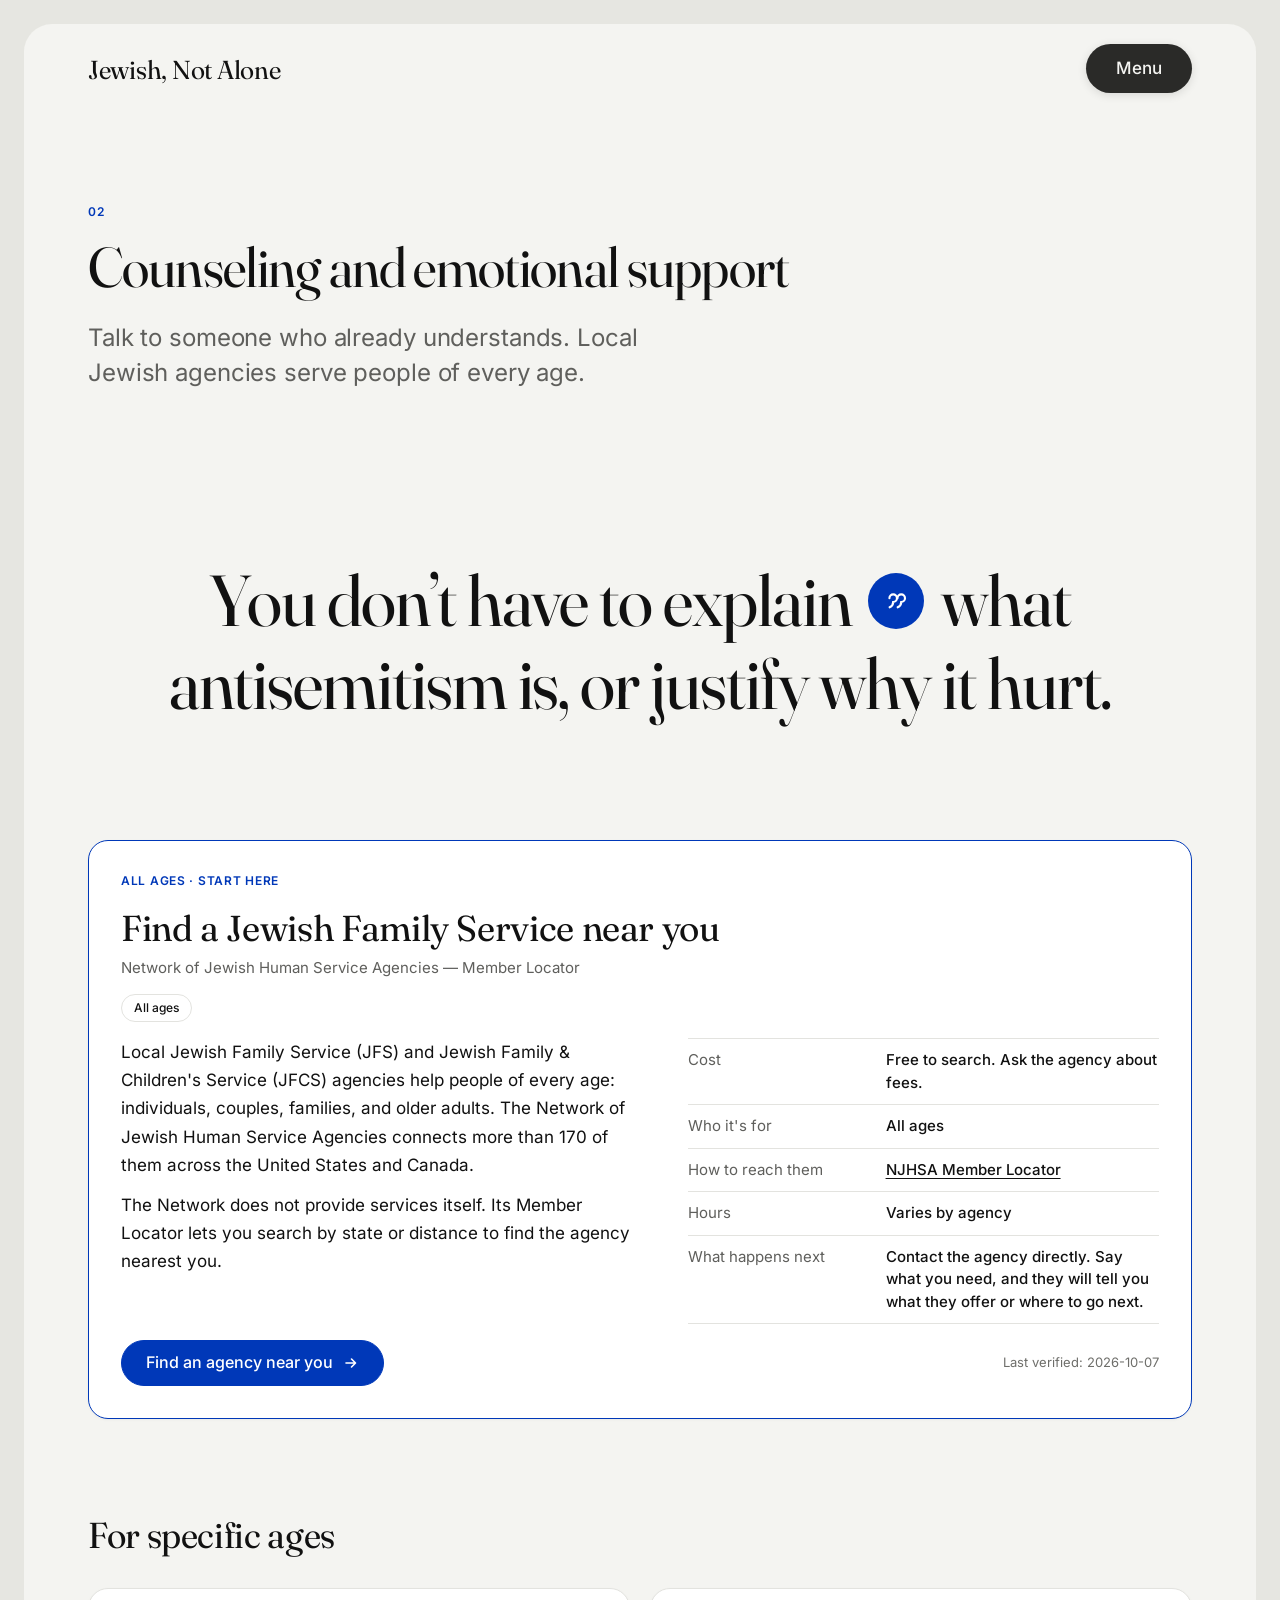
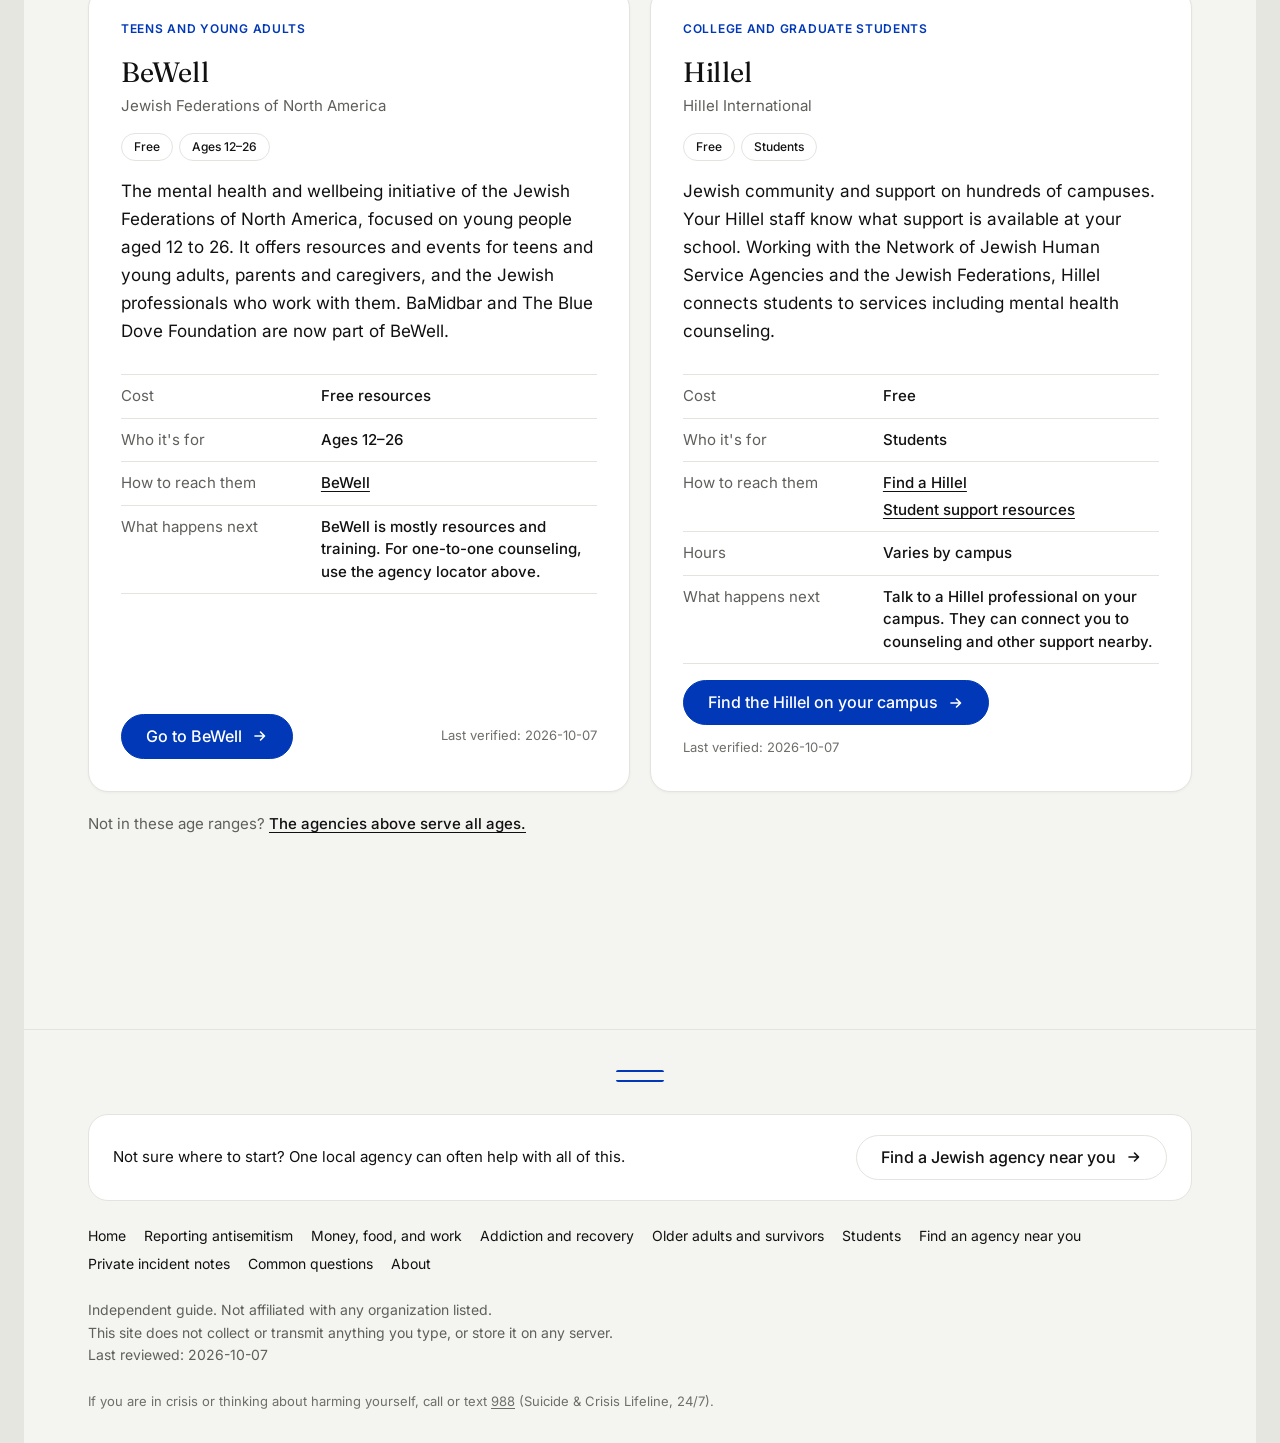
<file: counseling.html>
<!doctype html>
<html lang="en">
<head>
  <meta charset="utf-8">
  <title>Counseling and emotional support — Jewish, Not Alone</title>
  <meta name="description" content="Jewish counseling and emotional support in the United States, for every age — starting with your local Jewish Family Service.">
  <!-- @head -->
  <meta http-equiv="Content-Security-Policy" content="default-src 'self'; script-src 'self'; style-src 'self'; font-src 'self'; img-src 'self' data:; connect-src 'none'; form-action 'none'; base-uri 'self'; object-src 'none'">
  <meta name="referrer" content="no-referrer">
  <meta name="viewport" content="width=device-width, initial-scale=1">
  <meta name="color-scheme" content="light dark">
  <link rel="icon" href="favicon.svg" type="image/svg+xml">
  <link rel="preload" href="fonts/fraunces-latin-var.woff2" as="font" type="font/woff2" crossorigin>
  <link rel="stylesheet" href="style.css">
  <link rel="stylesheet" href="print.css" media="print">
  <script src="js-detect.js"></script>
  <script src="app.js" defer></script>
  <!-- /@head -->
</head>
<body>
  <div class="frame frame--first">
  <!-- @header -->
  <a class="skip-link" href="#main">Skip to content</a>
  <header class="site-header">
    <a class="wordmark" href="index.html">Jewish, Not Alone</a>
    <nav class="site-nav" id="site-nav" aria-label="Main">
      <ul>
        <li><a href="index.html">Home</a></li>
        <li><a href="antisemitism.html">Reporting antisemitism</a></li>
        <li><a href="counseling.html" aria-current="page">Counseling</a></li>
        <li><a href="hardship.html">Money, food, and work</a></li>
        <li><a href="recovery.html">Addiction and recovery</a></li>
        <li><a href="survivors.html">Older adults and survivors</a></li>
        <li><a href="students.html">Students</a></li>
        <li><a href="find-help.html">Find an agency near you</a></li>
        <li><a href="notes.html">Private incident notes</a></li>
        <li><a href="questions.html">Common questions</a></li>
        <li><a href="about.html">About</a></li>
      </ul>
    </nav>
  </header>
  <div class="menu-bar"><button class="menu-btn" type="button" aria-expanded="false" aria-controls="menu-overlay" aria-haspopup="dialog">Menu</button></div>
  <!-- /@header -->

  <main id="main">
    <div class="wrap">
      <header class="page-head">
        <p class="kicker">02</p>
        <h1 class="page-title">Counseling and emotional support</h1>
        <p class="standfirst">Talk to someone who already understands. Local Jewish agencies serve people of every age.</p>
      </header>

      <section class="section--statement" aria-label="Key point">
        <p class="statement">You don’t have to explain <span class="token" aria-hidden="true"><svg viewBox="0 0 24 24"><path d="M6 9.5a3.5 3.5 0 1 1 3.5 3.5c0 2.2-1.2 4-3.3 5M13.5 9.5a3.5 3.5 0 1 1 3.5 3.5c0 2.2-1.2 4-3.3 5" fill="none" stroke="currentColor" stroke-width="2" stroke-linecap="round"/></svg></span> what antisemitism is, or justify why it hurt.</p>
      </section>

      <section class="section" aria-labelledby="all-ages-title">
        <h2 class="visually-hidden" id="all-ages-title">For all ages</h2>
        <div class="org-list">
  <!-- @orgs ids=njhsa heading=h3 -->
  <article class="org org--primary" id="org-njhsa" aria-labelledby="org-njhsa-title">
  <div class="org__head">
    <p class="kicker">All ages · Start here</p>
    <h3 class="entry-title" id="org-njhsa-title">Find a Jewish Family Service near you</h3>
    <p class="org__full">Network of Jewish Human Service Agencies — Member Locator</p>
  </div>
  <ul class="tag-row" aria-label="At a glance"><li class="tag">All ages</li></ul>
  <div class="org__body">
    <div class="org__desc">
      <p>Local Jewish Family Service (JFS) and Jewish Family &amp; Children&#39;s Service (JFCS) agencies help people of every age: individuals, couples, families, and older adults. The Network of Jewish Human Service Agencies connects more than 170 of them across the United States and Canada.</p>
      <p>The Network does not provide services itself. Its Member Locator lets you search by state or distance to find the agency nearest you.</p>
      
    </div>
    <table class="facts">
      <caption class="visually-hidden">Key facts: Find a Jewish Family Service near you</caption>
      <tbody>
        <tr><th scope="row">Cost</th><td>Free to search. Ask the agency about fees.</td></tr>
        <tr><th scope="row">Who it&#39;s for</th><td>All ages</td></tr>
        <tr><th scope="row">How to reach them</th><td><ul><li><a href="https://networkjhsa.org/member-locator/" target="_blank" rel="noopener noreferrer">NJHSA Member Locator<span class="visually-hidden"> (opens in a new tab)</span></a></li></ul></td></tr>
        <tr><th scope="row">Hours</th><td>Varies by agency</td></tr>
        <tr><th scope="row">What happens next</th><td>Contact the agency directly. Say what you need, and they will tell you what they offer or where to go next.</td></tr>
      </tbody>
    </table>
  </div>
  <div class="org__foot">
    <a class="btn" href="https://networkjhsa.org/member-locator/" target="_blank" rel="noopener noreferrer">Find an agency near you <svg viewBox="0 0 16 16" aria-hidden="true" focusable="false"><path d="M3 8h9M8.5 4l4 4-4 4" fill="none" stroke="currentColor" stroke-width="1.6" stroke-linecap="round" stroke-linejoin="round"/></svg><span class="visually-hidden"> (opens in a new tab)</span></a>
    <p class="verified">Last verified: <time datetime="2026-10-07">2026-10-07</time></p>
  </div>
</article>
  <!-- /@orgs -->
        </div>
      </section>

      <section class="section" aria-labelledby="age-title">
        <h2 class="section-title" id="age-title">For specific ages</h2>
        <div class="org-list">
  <!-- @orgs ids=bewell,hillel -->
  <article class="org" id="org-bewell" aria-labelledby="org-bewell-title">
  <div class="org__head">
    <p class="kicker">Teens and young adults</p>
    <h3 class="entry-title" id="org-bewell-title">BeWell</h3>
    <p class="org__full">Jewish Federations of North America</p>
  </div>
  <ul class="tag-row" aria-label="At a glance"><li class="tag">Free</li><li class="tag">Ages 12–26</li></ul>
  <div class="org__body">
    <div class="org__desc">
      <p>The mental health and wellbeing initiative of the Jewish Federations of North America, focused on young people aged 12 to 26. It offers resources and events for teens and young adults, parents and caregivers, and the Jewish professionals who work with them. BaMidbar and The Blue Dove Foundation are now part of BeWell.</p>
      
    </div>
    <table class="facts">
      <caption class="visually-hidden">Key facts: BeWell</caption>
      <tbody>
        <tr><th scope="row">Cost</th><td>Free resources</td></tr>
        <tr><th scope="row">Who it&#39;s for</th><td>Ages 12–26</td></tr>
        <tr><th scope="row">How to reach them</th><td><ul><li><a href="https://www.jewishtogether.org/bewell" target="_blank" rel="noopener noreferrer">BeWell<span class="visually-hidden"> (opens in a new tab)</span></a></li></ul></td></tr>
        <tr><th scope="row">What happens next</th><td>BeWell is mostly resources and training. For one-to-one counseling, use the agency locator above.</td></tr>
      </tbody>
    </table>
  </div>
  <div class="org__foot">
    <a class="btn" href="https://www.jewishtogether.org/bewell" target="_blank" rel="noopener noreferrer">Go to BeWell <svg viewBox="0 0 16 16" aria-hidden="true" focusable="false"><path d="M3 8h9M8.5 4l4 4-4 4" fill="none" stroke="currentColor" stroke-width="1.6" stroke-linecap="round" stroke-linejoin="round"/></svg><span class="visually-hidden"> (opens in a new tab)</span></a>
    <p class="verified">Last verified: <time datetime="2026-10-07">2026-10-07</time></p>
  </div>
</article>
<article class="org" id="org-hillel" aria-labelledby="org-hillel-title">
  <div class="org__head">
    <p class="kicker">College and graduate students</p>
    <h3 class="entry-title" id="org-hillel-title">Hillel</h3>
    <p class="org__full">Hillel International</p>
  </div>
  <ul class="tag-row" aria-label="At a glance"><li class="tag">Free</li><li class="tag">Students</li></ul>
  <div class="org__body">
    <div class="org__desc">
      <p>Jewish community and support on hundreds of campuses. Your Hillel staff know what support is available at your school. Working with the Network of Jewish Human Service Agencies and the Jewish Federations, Hillel connects students to services including mental health counseling.</p>
      
    </div>
    <table class="facts">
      <caption class="visually-hidden">Key facts: Hillel</caption>
      <tbody>
        <tr><th scope="row">Cost</th><td>Free</td></tr>
        <tr><th scope="row">Who it&#39;s for</th><td>Students</td></tr>
        <tr><th scope="row">How to reach them</th><td><ul><li><a href="https://www.hillel.org/find-a-hillel/" target="_blank" rel="noopener noreferrer">Find a Hillel<span class="visually-hidden"> (opens in a new tab)</span></a></li><li><a href="https://www.hillel.org/resources-for-students/" target="_blank" rel="noopener noreferrer">Student support resources<span class="visually-hidden"> (opens in a new tab)</span></a></li></ul></td></tr>
        <tr><th scope="row">Hours</th><td>Varies by campus</td></tr>
        <tr><th scope="row">What happens next</th><td>Talk to a Hillel professional on your campus. They can connect you to counseling and other support nearby.</td></tr>
      </tbody>
    </table>
  </div>
  <div class="org__foot">
    <a class="btn" href="https://www.hillel.org/find-a-hillel/" target="_blank" rel="noopener noreferrer">Find the Hillel on your campus <svg viewBox="0 0 16 16" aria-hidden="true" focusable="false"><path d="M3 8h9M8.5 4l4 4-4 4" fill="none" stroke="currentColor" stroke-width="1.6" stroke-linecap="round" stroke-linejoin="round"/></svg><span class="visually-hidden"> (opens in a new tab)</span></a>
    <p class="verified">Last verified: <time datetime="2026-10-07">2026-10-07</time></p>
  </div>
</article>
  <!-- /@orgs -->
        </div>
        <p class="age-note">Not in these age ranges? <a href="#org-njhsa">The agencies above serve all ages.</a></p>
      </section>

    </div>
  </main>

  <!-- @footer find -->
  <footer class="site-footer">
    <div class="wrap">
      <div class="footer-find">
        <p>Not sure where to start? One local agency can often help with all of this.</p>
        <a class="btn btn--secondary" href="find-help.html">Find a Jewish agency near you <svg viewBox="0 0 16 16" aria-hidden="true" focusable="false"><path d="M3 8h9M8.5 4l4 4-4 4" fill="none" stroke="currentColor" stroke-width="1.6" stroke-linecap="round" stroke-linejoin="round"/></svg></a>
      </div>
      <ul class="footer-links">
        <li><a href="index.html">Home</a></li>
        <li><a href="antisemitism.html">Reporting antisemitism</a></li>
        <li><a href="hardship.html">Money, food, and work</a></li>
        <li><a href="recovery.html">Addiction and recovery</a></li>
        <li><a href="survivors.html">Older adults and survivors</a></li>
        <li><a href="students.html">Students</a></li>
        <li><a href="find-help.html">Find an agency near you</a></li>
        <li><a href="notes.html">Private incident notes</a></li>
        <li><a href="questions.html">Common questions</a></li>
        <li><a href="about.html">About</a></li>
      </ul>
      <div class="footer-meta">
        <p>Independent guide. Not affiliated with any organization listed.</p>
        <p>This site does not collect or transmit anything you type, or store it on any server.</p>
        <p>Last reviewed: <time datetime="2026-10-07">2026-10-07</time></p>
      </div>
      <p class="crisis-line">If you are in crisis or thinking about harming yourself, call or text <a href="tel:988">988</a> (Suicide &amp; Crisis Lifeline, 24/7).</p>
    </div>
  </footer>
  <!-- /@footer -->
  </div>
</body>
</html>
</file>
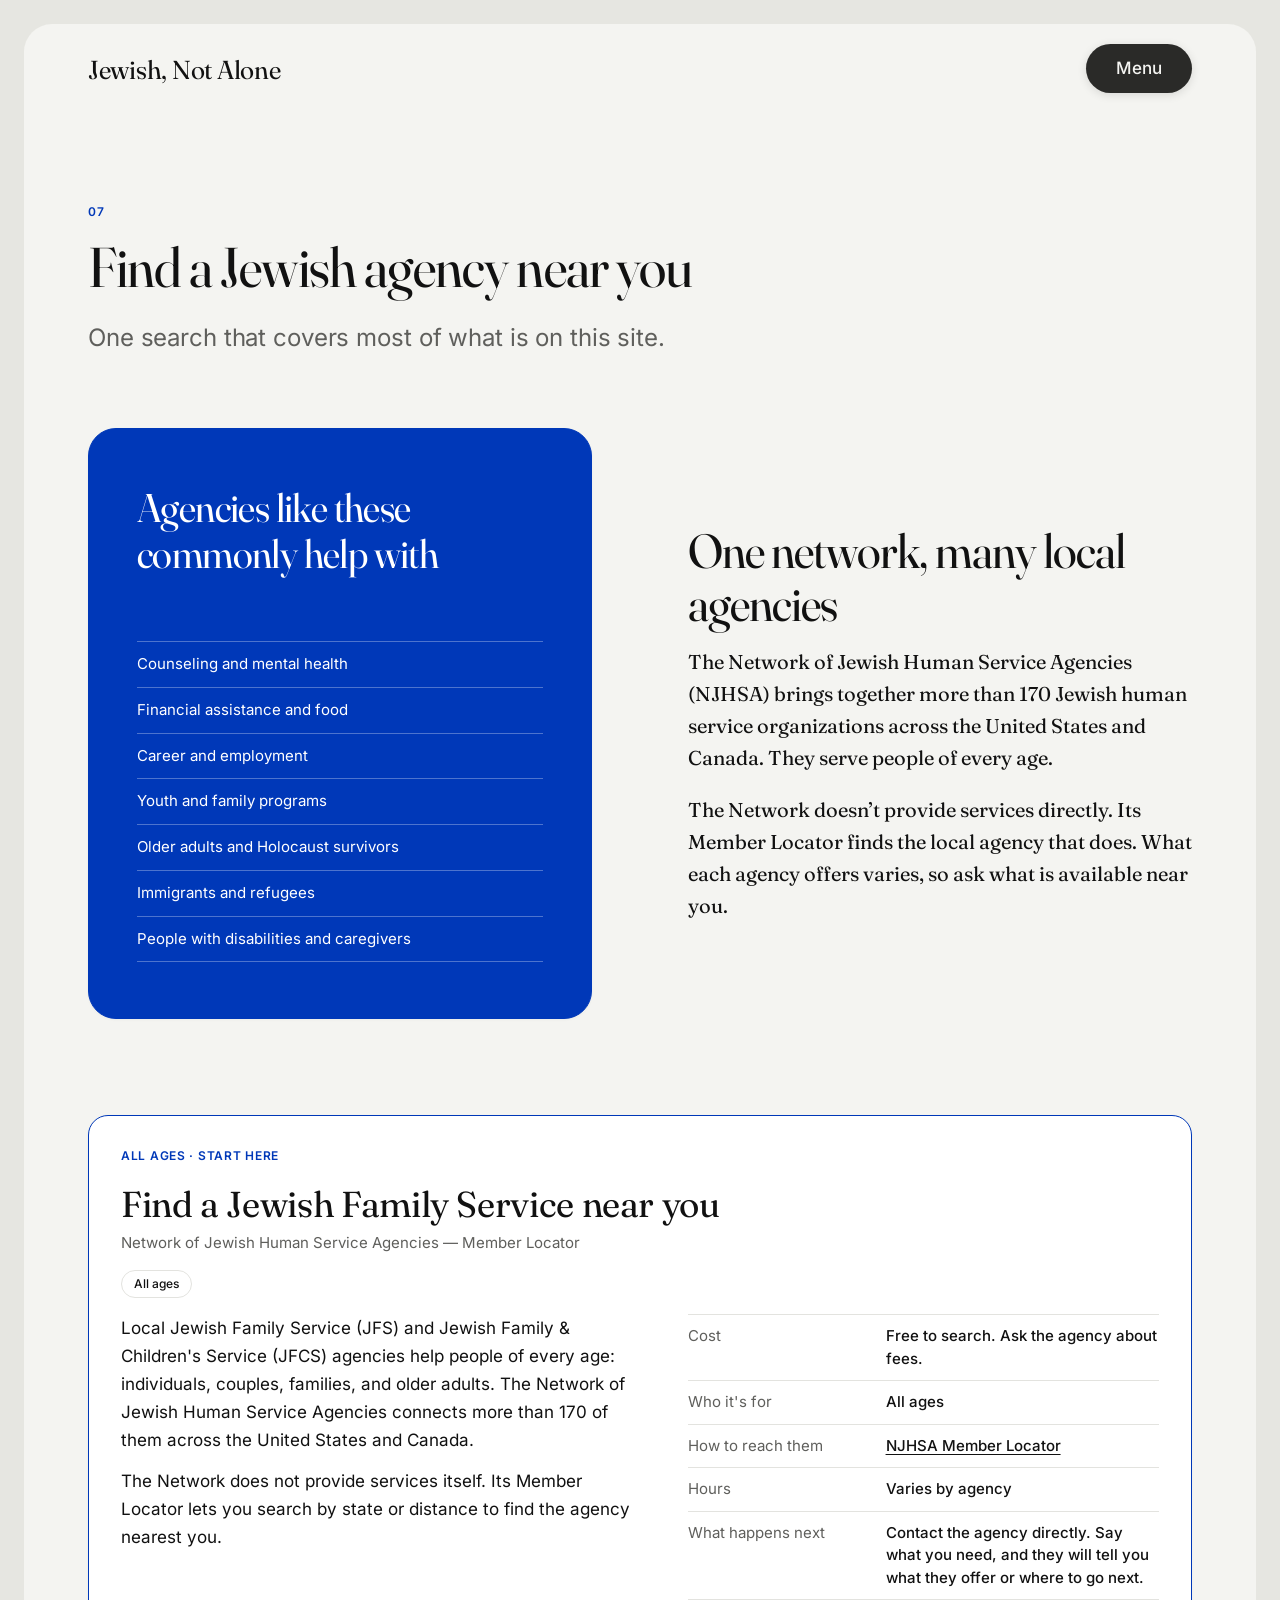
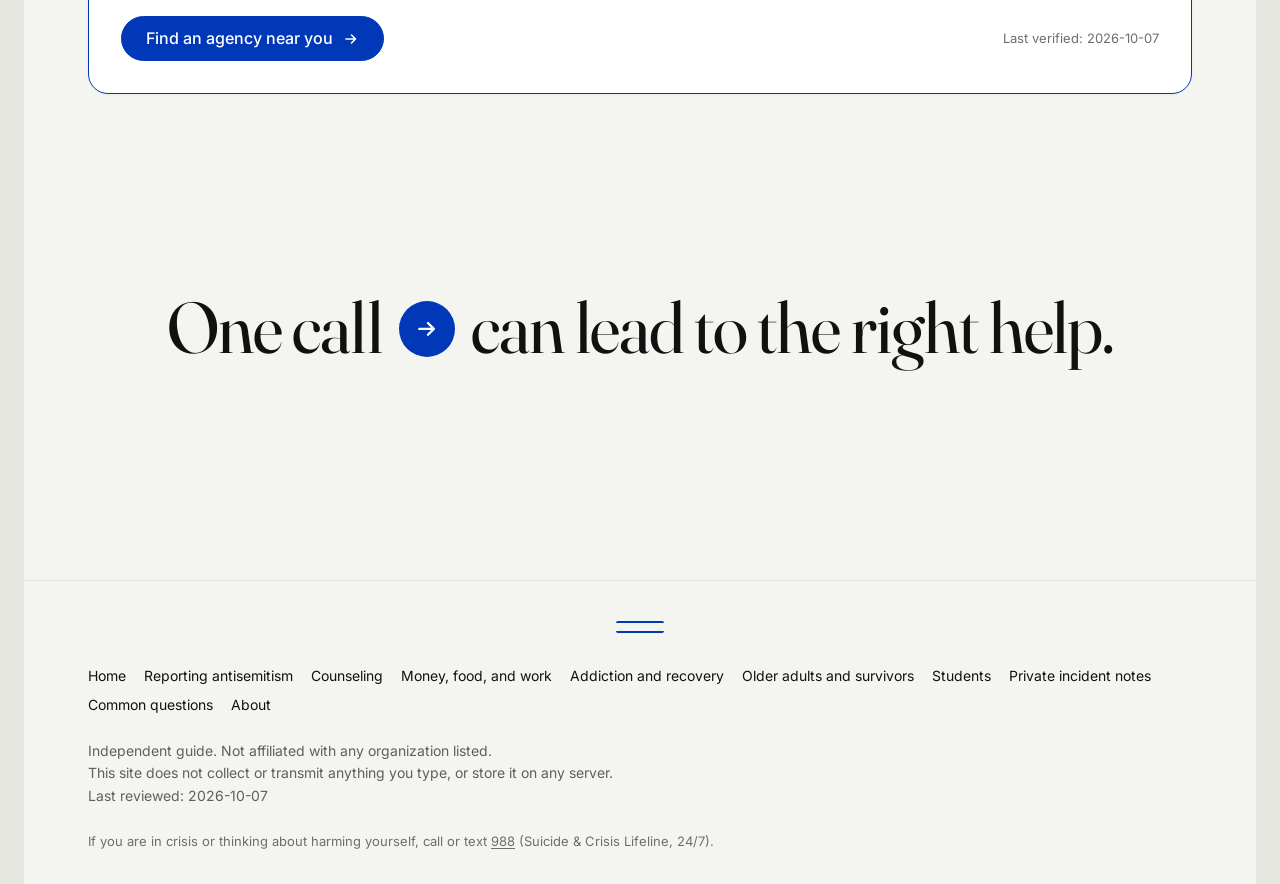
<file: find-help.html>
<!doctype html>
<html lang="en">
<head>
  <meta charset="utf-8">
  <title>Find a Jewish agency near you — Jewish, Not Alone</title>
  <meta name="description" content="How to find your local Jewish Family Service or Jewish human service agency anywhere in the United States.">
  <!-- @head -->
  <meta http-equiv="Content-Security-Policy" content="default-src 'self'; script-src 'self'; style-src 'self'; font-src 'self'; img-src 'self' data:; connect-src 'none'; form-action 'none'; base-uri 'self'; object-src 'none'">
  <meta name="referrer" content="no-referrer">
  <meta name="viewport" content="width=device-width, initial-scale=1">
  <meta name="color-scheme" content="light dark">
  <link rel="icon" href="favicon.svg" type="image/svg+xml">
  <link rel="preload" href="fonts/fraunces-latin-var.woff2" as="font" type="font/woff2" crossorigin>
  <link rel="stylesheet" href="style.css">
  <link rel="stylesheet" href="print.css" media="print">
  <script src="js-detect.js"></script>
  <script src="app.js" defer></script>
  <!-- /@head -->
</head>
<body>
  <div class="frame frame--first">
  <!-- @header -->
  <a class="skip-link" href="#main">Skip to content</a>
  <header class="site-header">
    <a class="wordmark" href="index.html">Jewish, Not Alone</a>
    <nav class="site-nav" id="site-nav" aria-label="Main">
      <ul>
        <li><a href="index.html">Home</a></li>
        <li><a href="antisemitism.html">Reporting antisemitism</a></li>
        <li><a href="counseling.html">Counseling</a></li>
        <li><a href="hardship.html">Money, food, and work</a></li>
        <li><a href="recovery.html">Addiction and recovery</a></li>
        <li><a href="survivors.html">Older adults and survivors</a></li>
        <li><a href="students.html">Students</a></li>
        <li><a href="find-help.html" aria-current="page">Find an agency near you</a></li>
        <li><a href="notes.html">Private incident notes</a></li>
        <li><a href="questions.html">Common questions</a></li>
        <li><a href="about.html">About</a></li>
      </ul>
    </nav>
  </header>
  <div class="menu-bar"><button class="menu-btn" type="button" aria-expanded="false" aria-controls="menu-overlay" aria-haspopup="dialog">Menu</button></div>
  <!-- /@header -->

  <main id="main">
    <div class="wrap">
      <header class="page-head">
        <p class="kicker">07</p>
        <h1 class="page-title">Find a Jewish agency near you</h1>
        <p class="standfirst">One search that covers most of what is on this site.</p>
      </header>

      <section class="section" aria-labelledby="what-title">
        <div class="split">
          <div class="split__panel split__panel--ink">
            <p class="panel-big">Agencies like these commonly help with</p>
            <ul class="panel-list">
              <li>Counseling and mental health</li>
              <li>Financial assistance and food</li>
              <li>Career and employment</li>
              <li>Youth and family programs</li>
              <li>Older adults and Holocaust survivors</li>
              <li>Immigrants and refugees</li>
              <li>People with disabilities and caregivers</li>
            </ul>
          </div>
          <div class="split__text">
            <h2 id="what-title">One network, many local agencies</h2>
            <p>The Network of Jewish Human Service Agencies (NJHSA) brings together more than 170 Jewish human service organizations across the United States and Canada. They serve people of every age.</p>
            <p>The Network doesn’t provide services directly. Its Member Locator finds the local agency that does. What each agency offers varies, so ask what is available near you.</p>
          </div>
        </div>
      </section>

      <section class="section" aria-labelledby="loc-title">
        <h2 class="visually-hidden" id="loc-title">Member Locator</h2>
        <div class="org-list">
  <!-- @orgs ids=njhsa -->
  <article class="org org--primary" id="org-njhsa" aria-labelledby="org-njhsa-title">
  <div class="org__head">
    <p class="kicker">All ages · Start here</p>
    <h3 class="entry-title" id="org-njhsa-title">Find a Jewish Family Service near you</h3>
    <p class="org__full">Network of Jewish Human Service Agencies — Member Locator</p>
  </div>
  <ul class="tag-row" aria-label="At a glance"><li class="tag">All ages</li></ul>
  <div class="org__body">
    <div class="org__desc">
      <p>Local Jewish Family Service (JFS) and Jewish Family &amp; Children&#39;s Service (JFCS) agencies help people of every age: individuals, couples, families, and older adults. The Network of Jewish Human Service Agencies connects more than 170 of them across the United States and Canada.</p>
      <p>The Network does not provide services itself. Its Member Locator lets you search by state or distance to find the agency nearest you.</p>
      
    </div>
    <table class="facts">
      <caption class="visually-hidden">Key facts: Find a Jewish Family Service near you</caption>
      <tbody>
        <tr><th scope="row">Cost</th><td>Free to search. Ask the agency about fees.</td></tr>
        <tr><th scope="row">Who it&#39;s for</th><td>All ages</td></tr>
        <tr><th scope="row">How to reach them</th><td><ul><li><a href="https://networkjhsa.org/member-locator/" target="_blank" rel="noopener noreferrer">NJHSA Member Locator<span class="visually-hidden"> (opens in a new tab)</span></a></li></ul></td></tr>
        <tr><th scope="row">Hours</th><td>Varies by agency</td></tr>
        <tr><th scope="row">What happens next</th><td>Contact the agency directly. Say what you need, and they will tell you what they offer or where to go next.</td></tr>
      </tbody>
    </table>
  </div>
  <div class="org__foot">
    <a class="btn" href="https://networkjhsa.org/member-locator/" target="_blank" rel="noopener noreferrer">Find an agency near you <svg viewBox="0 0 16 16" aria-hidden="true" focusable="false"><path d="M3 8h9M8.5 4l4 4-4 4" fill="none" stroke="currentColor" stroke-width="1.6" stroke-linecap="round" stroke-linejoin="round"/></svg><span class="visually-hidden"> (opens in a new tab)</span></a>
    <p class="verified">Last verified: <time datetime="2026-10-07">2026-10-07</time></p>
  </div>
</article>
  <!-- /@orgs -->
        </div>
      </section>

      <section class="section--statement" aria-label="Key point">
        <p class="statement">One call <span class="token" aria-hidden="true"><svg viewBox="0 0 24 24"><path d="M5 12h13M13 6.5l5.5 5.5-5.5 5.5" fill="none" stroke="currentColor" stroke-width="2.2" stroke-linecap="round" stroke-linejoin="round"/></svg></span> can lead to the right help.</p>
      </section>

    </div>
  </main>

  <!-- @footer -->
  <footer class="site-footer">
    <div class="wrap">
      
      <ul class="footer-links">
        <li><a href="index.html">Home</a></li>
        <li><a href="antisemitism.html">Reporting antisemitism</a></li>
        <li><a href="counseling.html">Counseling</a></li>
        <li><a href="hardship.html">Money, food, and work</a></li>
        <li><a href="recovery.html">Addiction and recovery</a></li>
        <li><a href="survivors.html">Older adults and survivors</a></li>
        <li><a href="students.html">Students</a></li>
        <li><a href="notes.html">Private incident notes</a></li>
        <li><a href="questions.html">Common questions</a></li>
        <li><a href="about.html">About</a></li>
      </ul>
      <div class="footer-meta">
        <p>Independent guide. Not affiliated with any organization listed.</p>
        <p>This site does not collect or transmit anything you type, or store it on any server.</p>
        <p>Last reviewed: <time datetime="2026-10-07">2026-10-07</time></p>
      </div>
      <p class="crisis-line">If you are in crisis or thinking about harming yourself, call or text <a href="tel:988">988</a> (Suicide &amp; Crisis Lifeline, 24/7).</p>
    </div>
  </footer>
  <!-- /@footer -->
  </div>
</body>
</html>
</file>
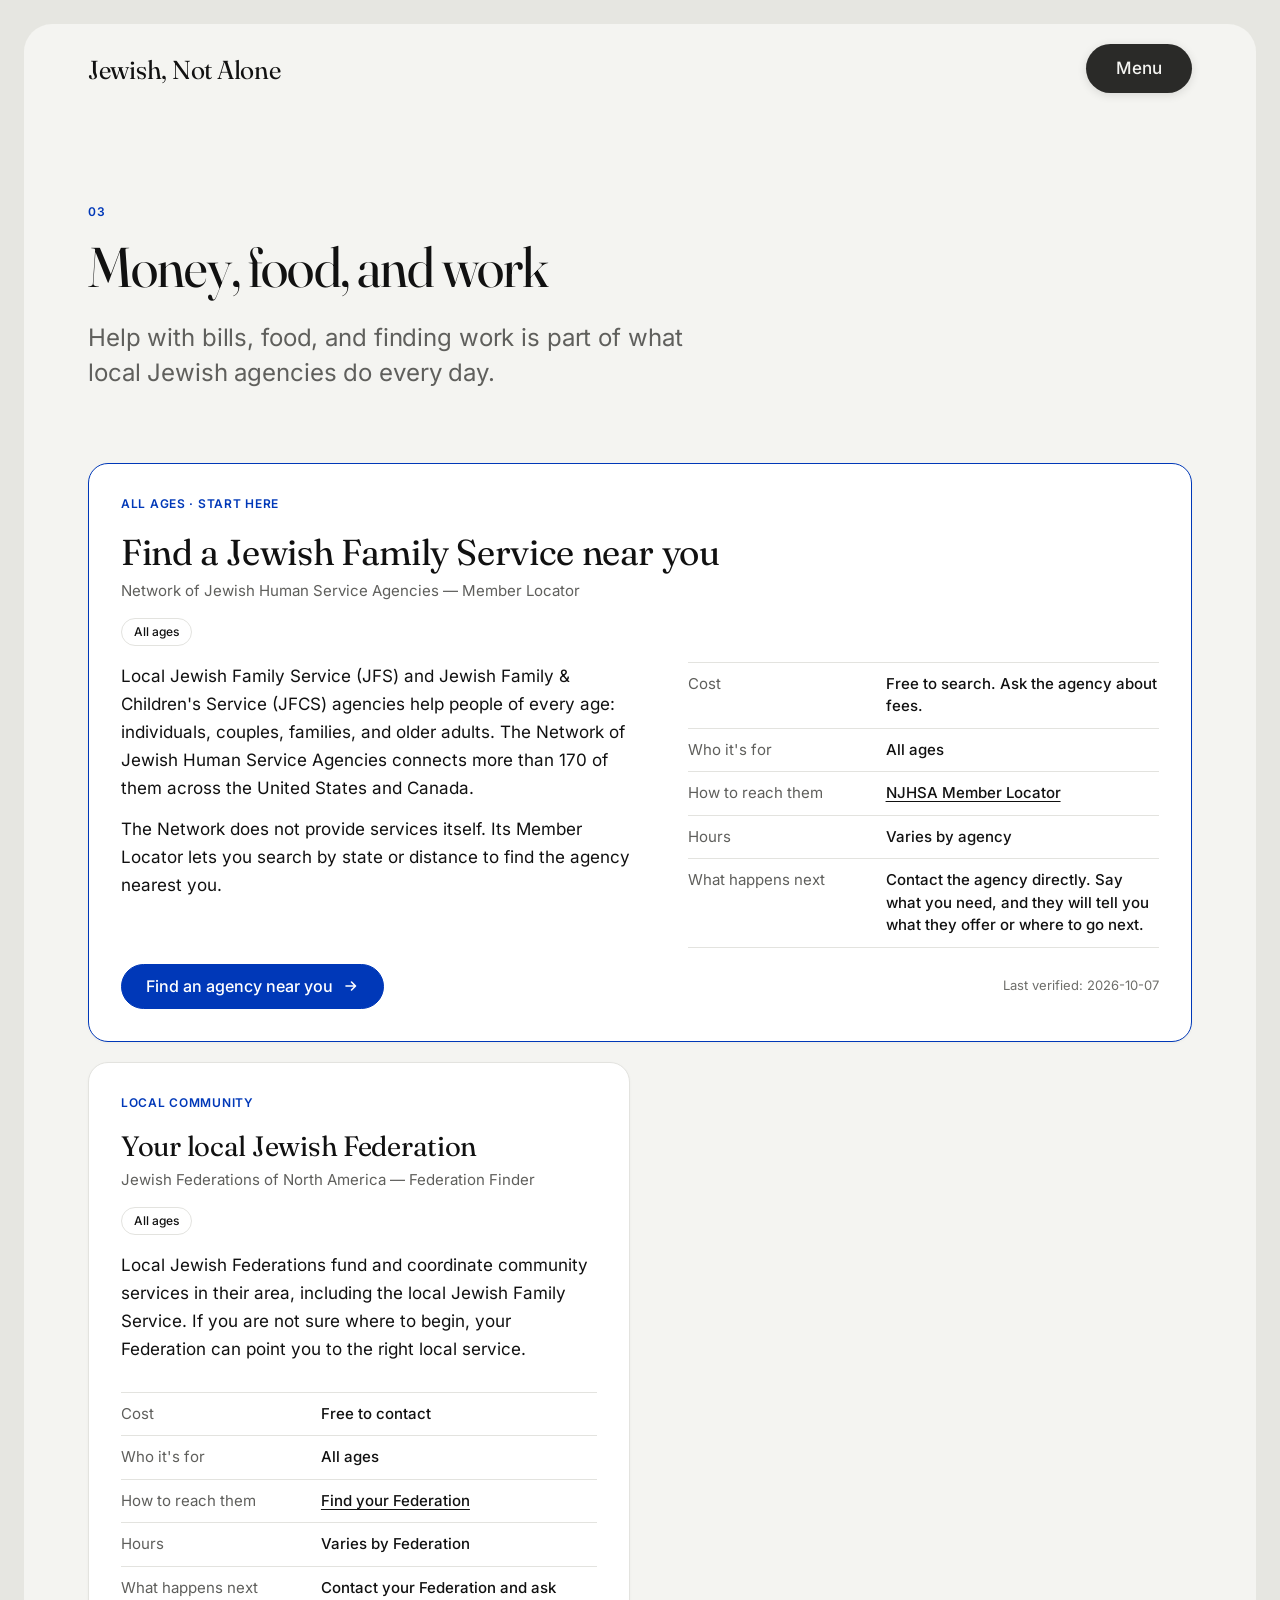
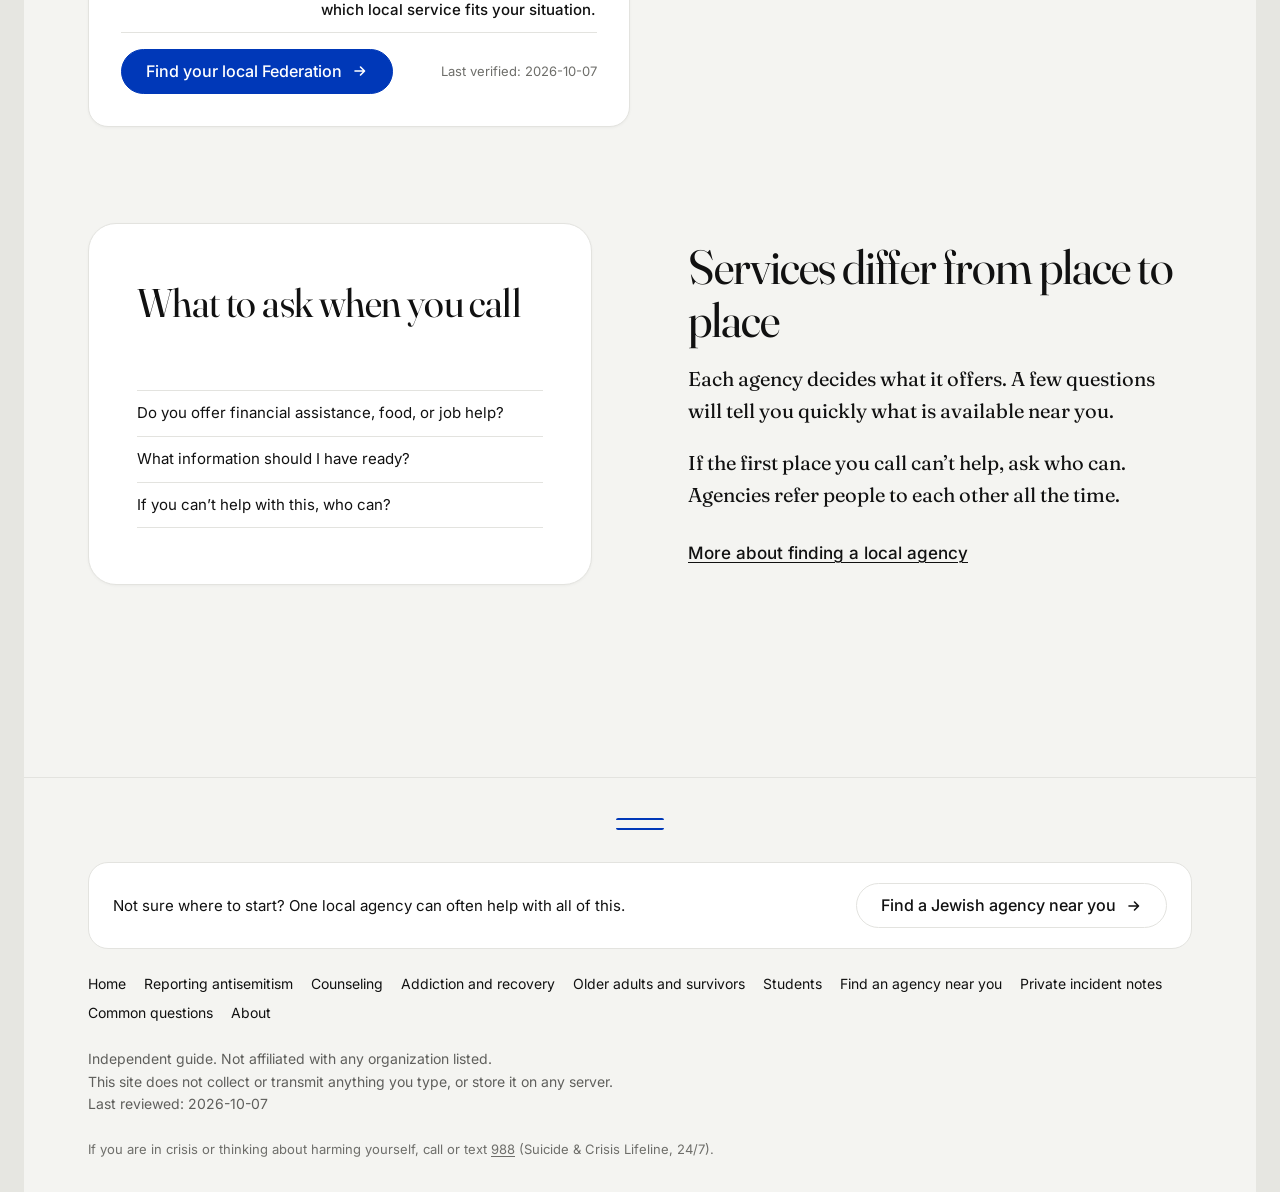
<file: hardship.html>
<!doctype html>
<html lang="en">
<head>
  <meta charset="utf-8">
  <title>Money, food, and work — Jewish, Not Alone</title>
  <meta name="description" content="Jewish agencies in the United States that help with financial assistance, food, and finding work.">
  <!-- @head -->
  <meta http-equiv="Content-Security-Policy" content="default-src 'self'; script-src 'self'; style-src 'self'; font-src 'self'; img-src 'self' data:; connect-src 'none'; form-action 'none'; base-uri 'self'; object-src 'none'">
  <meta name="referrer" content="no-referrer">
  <meta name="viewport" content="width=device-width, initial-scale=1">
  <meta name="color-scheme" content="light dark">
  <link rel="icon" href="favicon.svg" type="image/svg+xml">
  <link rel="preload" href="fonts/fraunces-latin-var.woff2" as="font" type="font/woff2" crossorigin>
  <link rel="stylesheet" href="style.css">
  <link rel="stylesheet" href="print.css" media="print">
  <script src="js-detect.js"></script>
  <script src="app.js" defer></script>
  <!-- /@head -->
</head>
<body>
  <div class="frame frame--first">
  <!-- @header -->
  <a class="skip-link" href="#main">Skip to content</a>
  <header class="site-header">
    <a class="wordmark" href="index.html">Jewish, Not Alone</a>
    <nav class="site-nav" id="site-nav" aria-label="Main">
      <ul>
        <li><a href="index.html">Home</a></li>
        <li><a href="antisemitism.html">Reporting antisemitism</a></li>
        <li><a href="counseling.html">Counseling</a></li>
        <li><a href="hardship.html" aria-current="page">Money, food, and work</a></li>
        <li><a href="recovery.html">Addiction and recovery</a></li>
        <li><a href="survivors.html">Older adults and survivors</a></li>
        <li><a href="students.html">Students</a></li>
        <li><a href="find-help.html">Find an agency near you</a></li>
        <li><a href="notes.html">Private incident notes</a></li>
        <li><a href="questions.html">Common questions</a></li>
        <li><a href="about.html">About</a></li>
      </ul>
    </nav>
  </header>
  <div class="menu-bar"><button class="menu-btn" type="button" aria-expanded="false" aria-controls="menu-overlay" aria-haspopup="dialog">Menu</button></div>
  <!-- /@header -->

  <main id="main">
    <div class="wrap">
      <header class="page-head">
        <p class="kicker">03</p>
        <h1 class="page-title">Money, food, and work</h1>
        <p class="standfirst">Help with bills, food, and finding work is part of what local Jewish agencies do every day.</p>
      </header>

      <section class="section" aria-labelledby="start-title">
        <h2 class="visually-hidden" id="start-title">Where to start</h2>
        <div class="org-list">
  <!-- @orgs ids=njhsa -->
  <article class="org org--primary" id="org-njhsa" aria-labelledby="org-njhsa-title">
  <div class="org__head">
    <p class="kicker">All ages · Start here</p>
    <h3 class="entry-title" id="org-njhsa-title">Find a Jewish Family Service near you</h3>
    <p class="org__full">Network of Jewish Human Service Agencies — Member Locator</p>
  </div>
  <ul class="tag-row" aria-label="At a glance"><li class="tag">All ages</li></ul>
  <div class="org__body">
    <div class="org__desc">
      <p>Local Jewish Family Service (JFS) and Jewish Family &amp; Children&#39;s Service (JFCS) agencies help people of every age: individuals, couples, families, and older adults. The Network of Jewish Human Service Agencies connects more than 170 of them across the United States and Canada.</p>
      <p>The Network does not provide services itself. Its Member Locator lets you search by state or distance to find the agency nearest you.</p>
      
    </div>
    <table class="facts">
      <caption class="visually-hidden">Key facts: Find a Jewish Family Service near you</caption>
      <tbody>
        <tr><th scope="row">Cost</th><td>Free to search. Ask the agency about fees.</td></tr>
        <tr><th scope="row">Who it&#39;s for</th><td>All ages</td></tr>
        <tr><th scope="row">How to reach them</th><td><ul><li><a href="https://networkjhsa.org/member-locator/" target="_blank" rel="noopener noreferrer">NJHSA Member Locator<span class="visually-hidden"> (opens in a new tab)</span></a></li></ul></td></tr>
        <tr><th scope="row">Hours</th><td>Varies by agency</td></tr>
        <tr><th scope="row">What happens next</th><td>Contact the agency directly. Say what you need, and they will tell you what they offer or where to go next.</td></tr>
      </tbody>
    </table>
  </div>
  <div class="org__foot">
    <a class="btn" href="https://networkjhsa.org/member-locator/" target="_blank" rel="noopener noreferrer">Find an agency near you <svg viewBox="0 0 16 16" aria-hidden="true" focusable="false"><path d="M3 8h9M8.5 4l4 4-4 4" fill="none" stroke="currentColor" stroke-width="1.6" stroke-linecap="round" stroke-linejoin="round"/></svg><span class="visually-hidden"> (opens in a new tab)</span></a>
    <p class="verified">Last verified: <time datetime="2026-10-07">2026-10-07</time></p>
  </div>
</article>
  <!-- /@orgs -->
  <!-- @orgs ids=federations -->
  <article class="org" id="org-federations" aria-labelledby="org-federations-title">
  <div class="org__head">
    <p class="kicker">Local community</p>
    <h3 class="entry-title" id="org-federations-title">Your local Jewish Federation</h3>
    <p class="org__full">Jewish Federations of North America — Federation Finder</p>
  </div>
  <ul class="tag-row" aria-label="At a glance"><li class="tag">All ages</li></ul>
  <div class="org__body">
    <div class="org__desc">
      <p>Local Jewish Federations fund and coordinate community services in their area, including the local Jewish Family Service. If you are not sure where to begin, your Federation can point you to the right local service.</p>
      
    </div>
    <table class="facts">
      <caption class="visually-hidden">Key facts: Your local Jewish Federation</caption>
      <tbody>
        <tr><th scope="row">Cost</th><td>Free to contact</td></tr>
        <tr><th scope="row">Who it&#39;s for</th><td>All ages</td></tr>
        <tr><th scope="row">How to reach them</th><td><ul><li><a href="https://www.jewishfederations.org/federation-finder" target="_blank" rel="noopener noreferrer">Find your Federation<span class="visually-hidden"> (opens in a new tab)</span></a></li></ul></td></tr>
        <tr><th scope="row">Hours</th><td>Varies by Federation</td></tr>
        <tr><th scope="row">What happens next</th><td>Contact your Federation and ask which local service fits your situation.</td></tr>
      </tbody>
    </table>
  </div>
  <div class="org__foot">
    <a class="btn" href="https://www.jewishfederations.org/federation-finder" target="_blank" rel="noopener noreferrer">Find your local Federation <svg viewBox="0 0 16 16" aria-hidden="true" focusable="false"><path d="M3 8h9M8.5 4l4 4-4 4" fill="none" stroke="currentColor" stroke-width="1.6" stroke-linecap="round" stroke-linejoin="round"/></svg><span class="visually-hidden"> (opens in a new tab)</span></a>
    <p class="verified">Last verified: <time datetime="2026-10-07">2026-10-07</time></p>
  </div>
</article>
  <!-- /@orgs -->
        </div>
      </section>

      <section class="section" aria-labelledby="ask-title">
        <div class="split">
          <div class="split__panel">
            <p class="panel-big">What to ask when you call</p>
            <ul class="panel-list">
              <li>Do you offer financial assistance, food, or job help?</li>
              <li>What information should I have ready?</li>
              <li>If you can’t help with this, who can?</li>
            </ul>
          </div>
          <div class="split__text">
            <h2 id="ask-title">Services differ from place to place</h2>
            <p>Each agency decides what it offers. A few questions will tell you quickly what is available near you.</p>
            <p>If the first place you call can’t help, ask who can. Agencies refer people to each other all the time.</p>
            <a class="text-link" href="find-help.html">More about finding a local agency</a>
          </div>
        </div>
      </section>

    </div>
  </main>

  <!-- @footer find -->
  <footer class="site-footer">
    <div class="wrap">
      <div class="footer-find">
        <p>Not sure where to start? One local agency can often help with all of this.</p>
        <a class="btn btn--secondary" href="find-help.html">Find a Jewish agency near you <svg viewBox="0 0 16 16" aria-hidden="true" focusable="false"><path d="M3 8h9M8.5 4l4 4-4 4" fill="none" stroke="currentColor" stroke-width="1.6" stroke-linecap="round" stroke-linejoin="round"/></svg></a>
      </div>
      <ul class="footer-links">
        <li><a href="index.html">Home</a></li>
        <li><a href="antisemitism.html">Reporting antisemitism</a></li>
        <li><a href="counseling.html">Counseling</a></li>
        <li><a href="recovery.html">Addiction and recovery</a></li>
        <li><a href="survivors.html">Older adults and survivors</a></li>
        <li><a href="students.html">Students</a></li>
        <li><a href="find-help.html">Find an agency near you</a></li>
        <li><a href="notes.html">Private incident notes</a></li>
        <li><a href="questions.html">Common questions</a></li>
        <li><a href="about.html">About</a></li>
      </ul>
      <div class="footer-meta">
        <p>Independent guide. Not affiliated with any organization listed.</p>
        <p>This site does not collect or transmit anything you type, or store it on any server.</p>
        <p>Last reviewed: <time datetime="2026-10-07">2026-10-07</time></p>
      </div>
      <p class="crisis-line">If you are in crisis or thinking about harming yourself, call or text <a href="tel:988">988</a> (Suicide &amp; Crisis Lifeline, 24/7).</p>
    </div>
  </footer>
  <!-- /@footer -->
  </div>
</body>
</html>
</file>
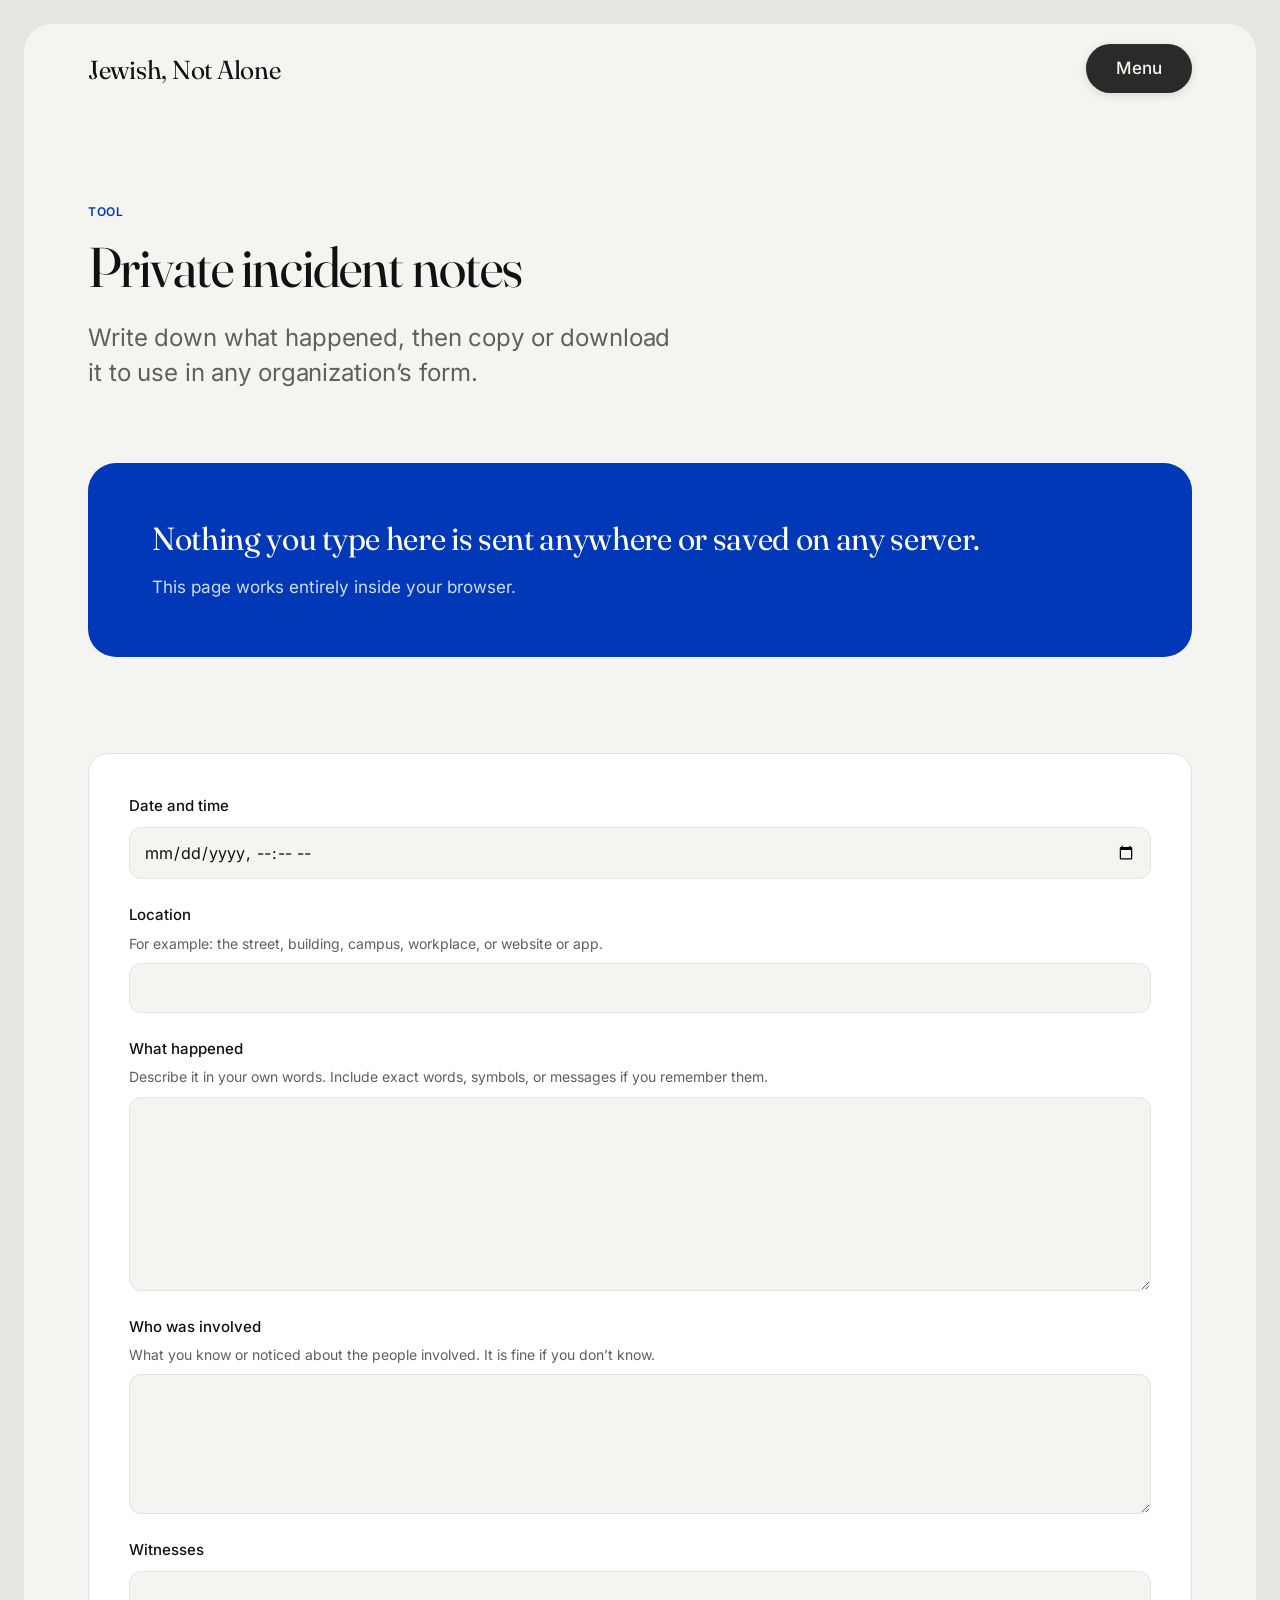
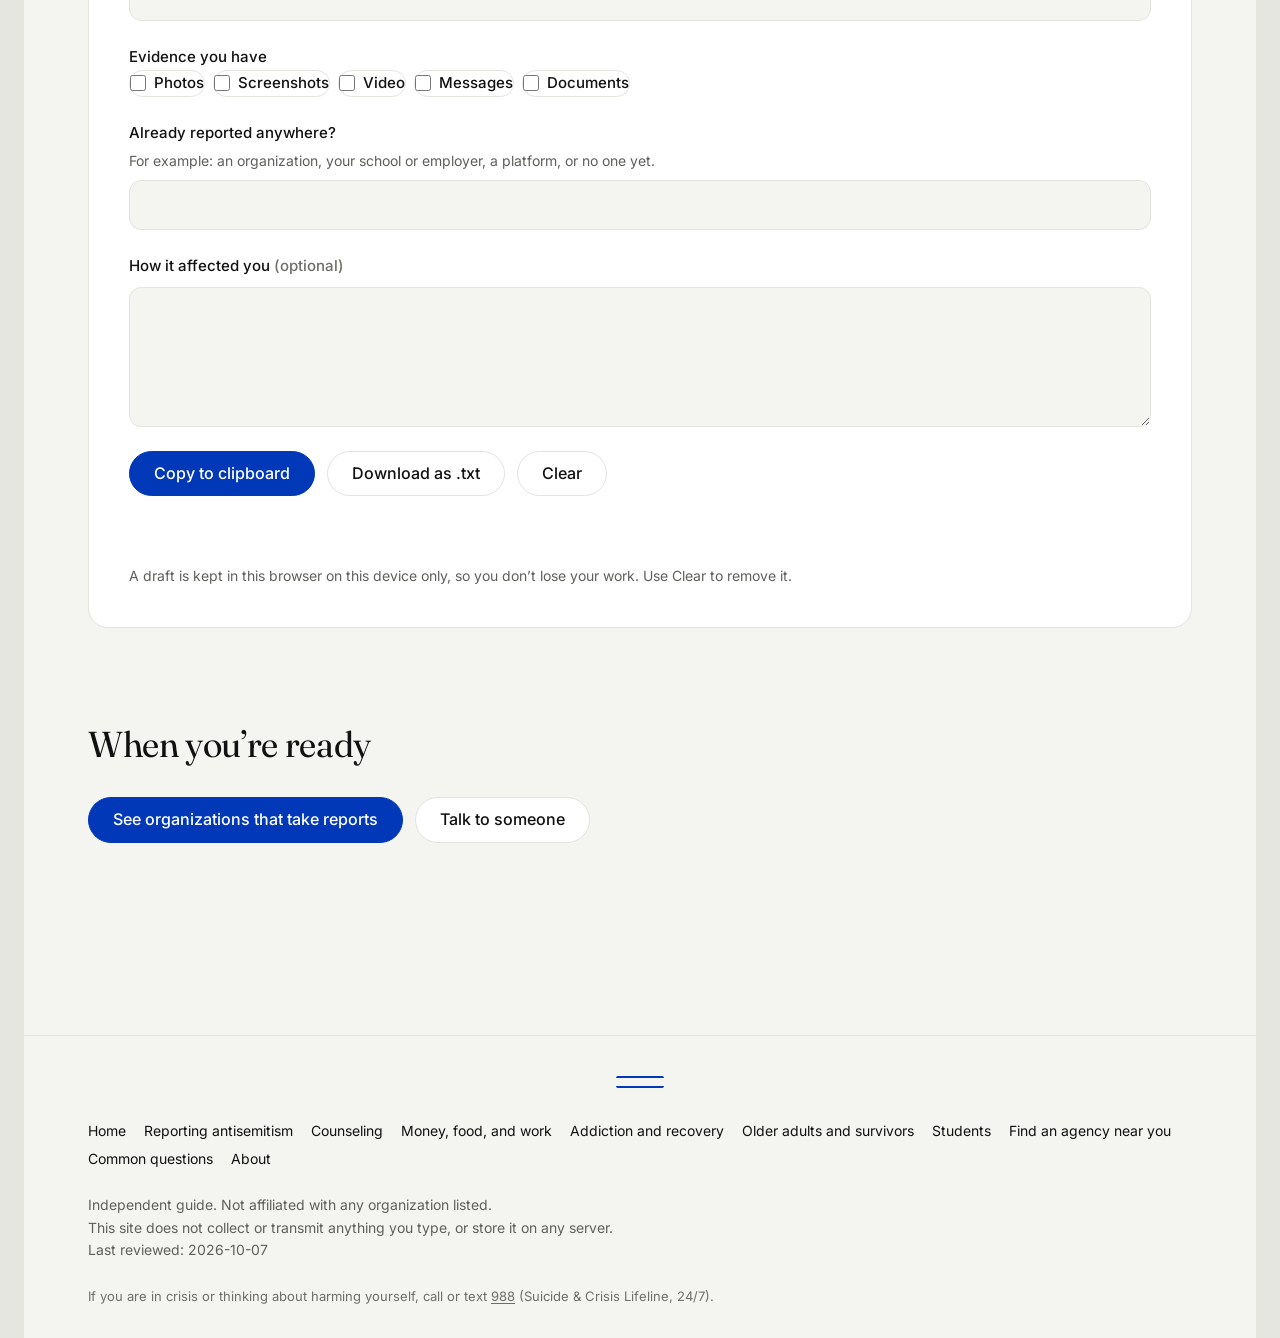
<file: notes.html>
<!doctype html>
<html lang="en">
<head>
  <meta charset="utf-8">
  <title>Private incident notes — Jewish, Not Alone</title>
  <meta name="description" content="A private page for writing down what happened before you contact an organization. Nothing is sent anywhere.">
  <!-- @head -->
  <meta http-equiv="Content-Security-Policy" content="default-src 'self'; script-src 'self'; style-src 'self'; font-src 'self'; img-src 'self' data:; connect-src 'none'; form-action 'none'; base-uri 'self'; object-src 'none'">
  <meta name="referrer" content="no-referrer">
  <meta name="viewport" content="width=device-width, initial-scale=1">
  <meta name="color-scheme" content="light dark">
  <link rel="icon" href="favicon.svg" type="image/svg+xml">
  <link rel="preload" href="fonts/fraunces-latin-var.woff2" as="font" type="font/woff2" crossorigin>
  <link rel="stylesheet" href="style.css">
  <link rel="stylesheet" href="print.css" media="print">
  <script src="js-detect.js"></script>
  <script src="app.js" defer></script>
  <!-- /@head -->
</head>
<body>
  <div class="frame frame--first">
  <!-- @header -->
  <a class="skip-link" href="#main">Skip to content</a>
  <header class="site-header">
    <a class="wordmark" href="index.html">Jewish, Not Alone</a>
    <nav class="site-nav" id="site-nav" aria-label="Main">
      <ul>
        <li><a href="index.html">Home</a></li>
        <li><a href="antisemitism.html">Reporting antisemitism</a></li>
        <li><a href="counseling.html">Counseling</a></li>
        <li><a href="hardship.html">Money, food, and work</a></li>
        <li><a href="recovery.html">Addiction and recovery</a></li>
        <li><a href="survivors.html">Older adults and survivors</a></li>
        <li><a href="students.html">Students</a></li>
        <li><a href="find-help.html">Find an agency near you</a></li>
        <li><a href="notes.html" aria-current="page">Private incident notes</a></li>
        <li><a href="questions.html">Common questions</a></li>
        <li><a href="about.html">About</a></li>
      </ul>
    </nav>
  </header>
  <div class="menu-bar"><button class="menu-btn" type="button" aria-expanded="false" aria-controls="menu-overlay" aria-haspopup="dialog">Menu</button></div>
  <!-- /@header -->

  <main id="main">
    <div class="wrap">
      <header class="page-head">
        <p class="kicker">Tool</p>
        <h1 class="page-title">Private incident notes</h1>
        <p class="standfirst">Write down what happened, then copy or download it to use in any organization’s form.</p>
      </header>

      <section class="section" aria-label="Privacy">
        <p class="inverted">Nothing you type here is sent anywhere or saved on any server. <span class="inverted__sub">This page works entirely inside your browser.</span></p>
      </section>

      <section class="section" aria-labelledby="form-title">
        <h2 class="visually-hidden" id="form-title">Your notes</h2>
        <form class="notes-form" data-notes autocomplete="off" novalidate>
          <div class="field">
            <label for="n-when">Date and time</label>
            <input type="datetime-local" id="n-when" name="when">
          </div>
          <div class="field">
            <label for="n-where">Location</label>
            <p class="hint" id="n-where-hint">For example: the street, building, campus, workplace, or website or app.</p>
            <input type="text" id="n-where" name="where" aria-describedby="n-where-hint">
          </div>
          <div class="field">
            <label for="n-what">What happened</label>
            <p class="hint" id="n-what-hint">Describe it in your own words. Include exact words, symbols, or messages if you remember them.</p>
            <textarea id="n-what" name="what" rows="7" aria-describedby="n-what-hint"></textarea>
          </div>
          <div class="field">
            <label for="n-who">Who was involved</label>
            <p class="hint" id="n-who-hint">What you know or noticed about the people involved. It is fine if you don’t know.</p>
            <textarea id="n-who" name="who" rows="3" aria-describedby="n-who-hint"></textarea>
          </div>
          <div class="field">
            <label for="n-witnesses">Witnesses</label>
            <input type="text" id="n-witnesses" name="witnesses">
          </div>
          <fieldset class="field">
            <legend>Evidence you have</legend>
            <div class="checks">
              <label class="check"><input type="checkbox" name="evidence" value="Photos"> Photos</label>
              <label class="check"><input type="checkbox" name="evidence" value="Screenshots"> Screenshots</label>
              <label class="check"><input type="checkbox" name="evidence" value="Video"> Video</label>
              <label class="check"><input type="checkbox" name="evidence" value="Messages"> Messages</label>
              <label class="check"><input type="checkbox" name="evidence" value="Documents"> Documents</label>
            </div>
          </fieldset>
          <div class="field">
            <label for="n-reported">Already reported anywhere?</label>
            <p class="hint" id="n-reported-hint">For example: an organization, your school or employer, a platform, or no one yet.</p>
            <input type="text" id="n-reported" name="reported" aria-describedby="n-reported-hint">
          </div>
          <div class="field">
            <label for="n-impact">How it affected you <span class="faint">(optional)</span></label>
            <textarea id="n-impact" name="impact" rows="4"></textarea>
          </div>

          <div class="notes-actions js-only">
            <button type="button" class="btn" data-notes-copy>Copy to clipboard</button>
            <button type="button" class="btn btn--secondary" data-notes-download>Download as .txt</button>
            <button type="button" class="btn btn--secondary" data-notes-clear>Clear</button>
          </div>
          <p class="notes-status js-only" data-notes-status role="status" aria-live="polite"></p>
          <p class="notes-draft js-only">A draft is kept in this browser on this device only, so you don’t lose your work. Use Clear to remove it.</p>
          <p class="nojs-note">Copy and download need JavaScript. Without it, you can still type here and copy the text by hand.</p>
        </form>
      </section>

      <section class="section" aria-labelledby="next-title">
        <h2 class="section-title" id="next-title">When you’re ready</h2>
        <div class="btn-row">
          <a class="btn" href="antisemitism.html">See organizations that take reports</a>
          <a class="btn btn--secondary" href="counseling.html">Talk to someone</a>
        </div>
      </section>

    </div>
  </main>

  <!-- @footer -->
  <footer class="site-footer">
    <div class="wrap">
      
      <ul class="footer-links">
        <li><a href="index.html">Home</a></li>
        <li><a href="antisemitism.html">Reporting antisemitism</a></li>
        <li><a href="counseling.html">Counseling</a></li>
        <li><a href="hardship.html">Money, food, and work</a></li>
        <li><a href="recovery.html">Addiction and recovery</a></li>
        <li><a href="survivors.html">Older adults and survivors</a></li>
        <li><a href="students.html">Students</a></li>
        <li><a href="find-help.html">Find an agency near you</a></li>
        <li><a href="questions.html">Common questions</a></li>
        <li><a href="about.html">About</a></li>
      </ul>
      <div class="footer-meta">
        <p>Independent guide. Not affiliated with any organization listed.</p>
        <p>This site does not collect or transmit anything you type, or store it on any server.</p>
        <p>Last reviewed: <time datetime="2026-10-07">2026-10-07</time></p>
      </div>
      <p class="crisis-line">If you are in crisis or thinking about harming yourself, call or text <a href="tel:988">988</a> (Suicide &amp; Crisis Lifeline, 24/7).</p>
    </div>
  </footer>
  <!-- /@footer -->
  </div>
</body>
</html>
</file>
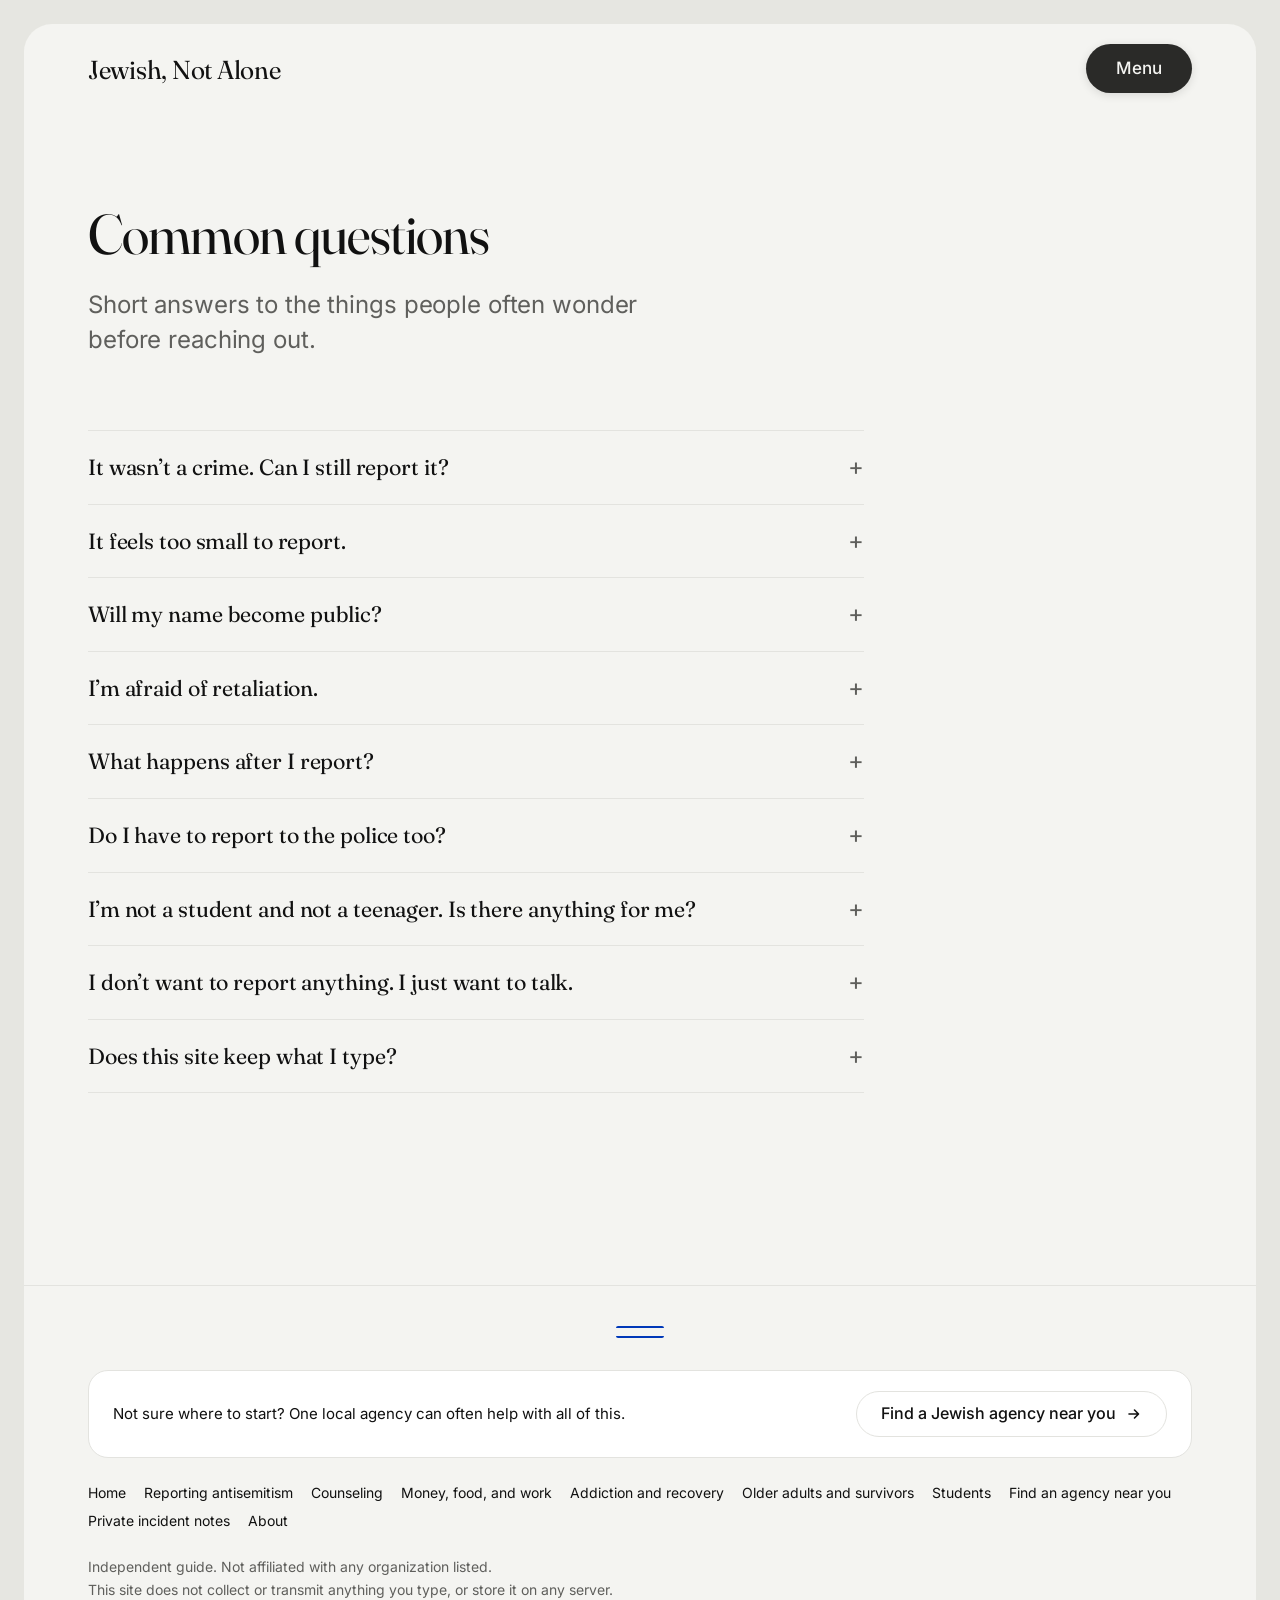
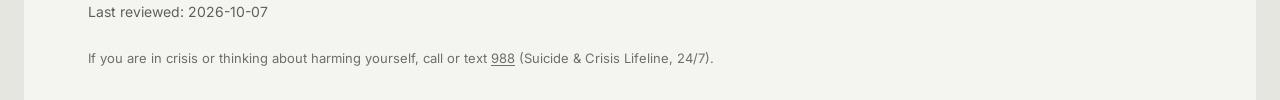
<file: questions.html>
<!doctype html>
<html lang="en">
<head>
  <meta charset="utf-8">
  <title>Common questions — Jewish, Not Alone</title>
  <meta name="description" content="Answers to common questions about reporting antisemitism and finding Jewish support in the United States.">
  <!-- @head -->
  <meta http-equiv="Content-Security-Policy" content="default-src 'self'; script-src 'self'; style-src 'self'; font-src 'self'; img-src 'self' data:; connect-src 'none'; form-action 'none'; base-uri 'self'; object-src 'none'">
  <meta name="referrer" content="no-referrer">
  <meta name="viewport" content="width=device-width, initial-scale=1">
  <meta name="color-scheme" content="light dark">
  <link rel="icon" href="favicon.svg" type="image/svg+xml">
  <link rel="preload" href="fonts/fraunces-latin-var.woff2" as="font" type="font/woff2" crossorigin>
  <link rel="stylesheet" href="style.css">
  <link rel="stylesheet" href="print.css" media="print">
  <script src="js-detect.js"></script>
  <script src="app.js" defer></script>
  <!-- /@head -->
</head>
<body>
  <div class="frame frame--first">
  <!-- @header -->
  <a class="skip-link" href="#main">Skip to content</a>
  <header class="site-header">
    <a class="wordmark" href="index.html">Jewish, Not Alone</a>
    <nav class="site-nav" id="site-nav" aria-label="Main">
      <ul>
        <li><a href="index.html">Home</a></li>
        <li><a href="antisemitism.html">Reporting antisemitism</a></li>
        <li><a href="counseling.html">Counseling</a></li>
        <li><a href="hardship.html">Money, food, and work</a></li>
        <li><a href="recovery.html">Addiction and recovery</a></li>
        <li><a href="survivors.html">Older adults and survivors</a></li>
        <li><a href="students.html">Students</a></li>
        <li><a href="find-help.html">Find an agency near you</a></li>
        <li><a href="notes.html">Private incident notes</a></li>
        <li><a href="questions.html" aria-current="page">Common questions</a></li>
        <li><a href="about.html">About</a></li>
      </ul>
    </nav>
  </header>
  <div class="menu-bar"><button class="menu-btn" type="button" aria-expanded="false" aria-controls="menu-overlay" aria-haspopup="dialog">Menu</button></div>
  <!-- /@header -->

  <main id="main">
    <div class="wrap">
      <header class="page-head">
        
        <h1 class="page-title">Common questions</h1>
        <p class="standfirst">Short answers to the things people often wonder before reaching out.</p>
      </header>

      <section class="section wrap--read" aria-label="Questions and answers">
        <div class="faq">
          <details>
            <summary>It wasn’t a crime. Can I still report it?</summary>
            <div class="faq__a"><p>Yes. ADL and the Secure Community Network both accept incidents that are not crimes, such as harassment, slurs, flyers, and online abuse. <a href="antisemitism.html">See who takes reports</a>.</p></div>
          </details>
          <details>
            <summary>It feels too small to report.</summary>
            <div class="faq__a"><p>Organizations use reports to see patterns. A small report can help protect someone else, and it helps make sure what happened to you is counted.</p></div>
          </details>
          <details>
            <summary>Will my name become public?</summary>
            <div class="faq__a"><p>The Secure Community Network and ReportCampusHate.org let you report anonymously. Before you share details with any organization, ask how they handle confidentiality.</p></div>
          </details>
          <details>
            <summary>I’m afraid of retaliation.</summary>
            <div class="faq__a"><p>That is a real and reasonable fear, and it is why anonymous reporting exists. You can also talk it through with a counselor first. <a href="counseling.html">Find counseling and support</a>.</p></div>
          </details>
          <details>
            <summary>What happens after I report?</summary>
            <div class="faq__a"><p>It depends on the organization. SCN analysts assess each report and refer credible threats as needed. ADL reviews each report to see how it may be able to help. Each listing on this site has a line called “What happens next.”</p></div>
          </details>
          <details>
            <summary>Do I have to report to the police too?</summary>
            <div class="faq__a"><p>That is your decision. The organizations listed here are separate from the police.</p></div>
          </details>
          <details>
            <summary>I’m not a student and not a teenager. Is there anything for me?</summary>
            <div class="faq__a"><p>Yes. Local Jewish Family Service agencies serve people of every age. <a href="find-help.html">Find a Jewish agency near you</a>.</p></div>
          </details>
          <details>
            <summary>I don’t want to report anything. I just want to talk.</summary>
            <div class="faq__a"><p>That is completely fine. <a href="counseling.html">Find counseling and emotional support</a>.</p></div>
          </details>
          <details>
            <summary>Does this site keep what I type?</summary>
            <div class="faq__a"><p>No. There are no analytics, cookies, or trackers, and nothing is sent anywhere. The notes page can keep a draft in your own browser so you don’t lose work. It has a Clear button. <a href="about.html">More about privacy</a>.</p></div>
          </details>
        </div>
      </section>

    </div>
  </main>

  <!-- @footer find -->
  <footer class="site-footer">
    <div class="wrap">
      <div class="footer-find">
        <p>Not sure where to start? One local agency can often help with all of this.</p>
        <a class="btn btn--secondary" href="find-help.html">Find a Jewish agency near you <svg viewBox="0 0 16 16" aria-hidden="true" focusable="false"><path d="M3 8h9M8.5 4l4 4-4 4" fill="none" stroke="currentColor" stroke-width="1.6" stroke-linecap="round" stroke-linejoin="round"/></svg></a>
      </div>
      <ul class="footer-links">
        <li><a href="index.html">Home</a></li>
        <li><a href="antisemitism.html">Reporting antisemitism</a></li>
        <li><a href="counseling.html">Counseling</a></li>
        <li><a href="hardship.html">Money, food, and work</a></li>
        <li><a href="recovery.html">Addiction and recovery</a></li>
        <li><a href="survivors.html">Older adults and survivors</a></li>
        <li><a href="students.html">Students</a></li>
        <li><a href="find-help.html">Find an agency near you</a></li>
        <li><a href="notes.html">Private incident notes</a></li>
        <li><a href="about.html">About</a></li>
      </ul>
      <div class="footer-meta">
        <p>Independent guide. Not affiliated with any organization listed.</p>
        <p>This site does not collect or transmit anything you type, or store it on any server.</p>
        <p>Last reviewed: <time datetime="2026-10-07">2026-10-07</time></p>
      </div>
      <p class="crisis-line">If you are in crisis or thinking about harming yourself, call or text <a href="tel:988">988</a> (Suicide &amp; Crisis Lifeline, 24/7).</p>
    </div>
  </footer>
  <!-- /@footer -->
  </div>
</body>
</html>
</file>
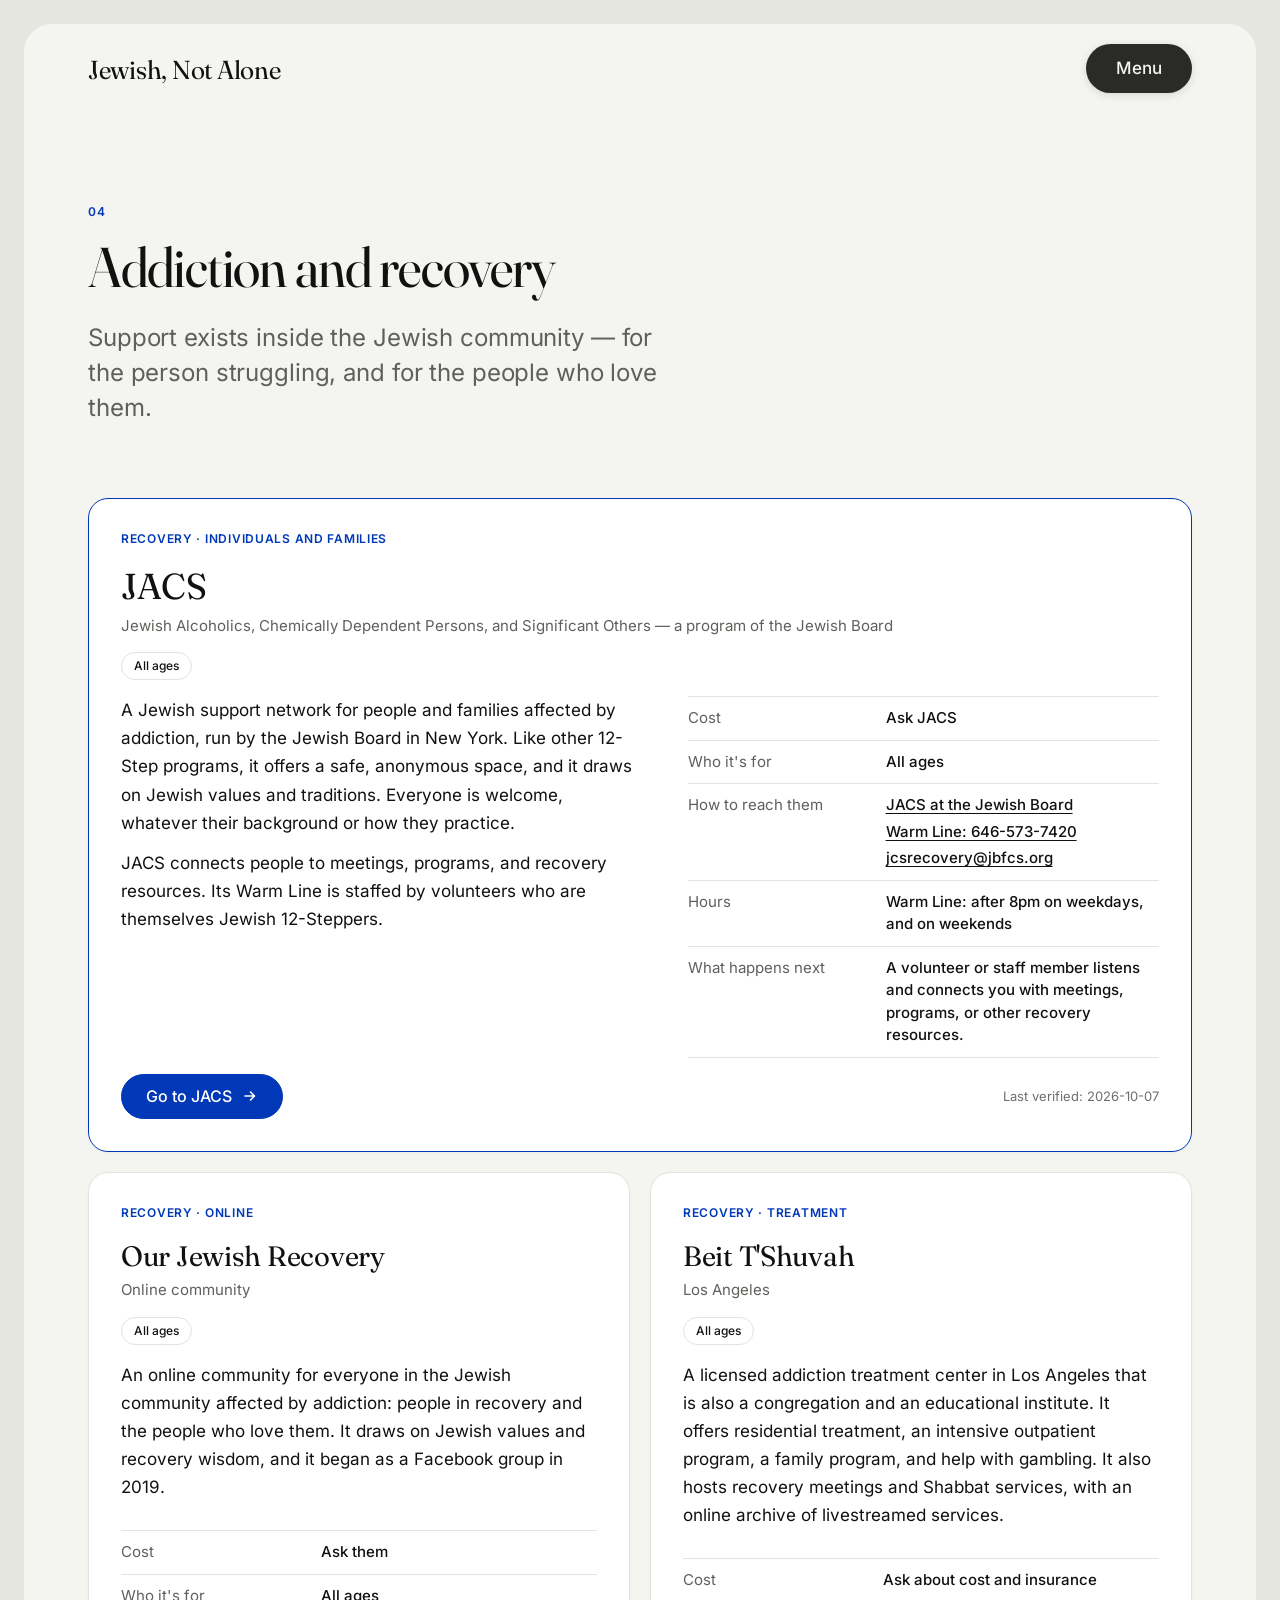
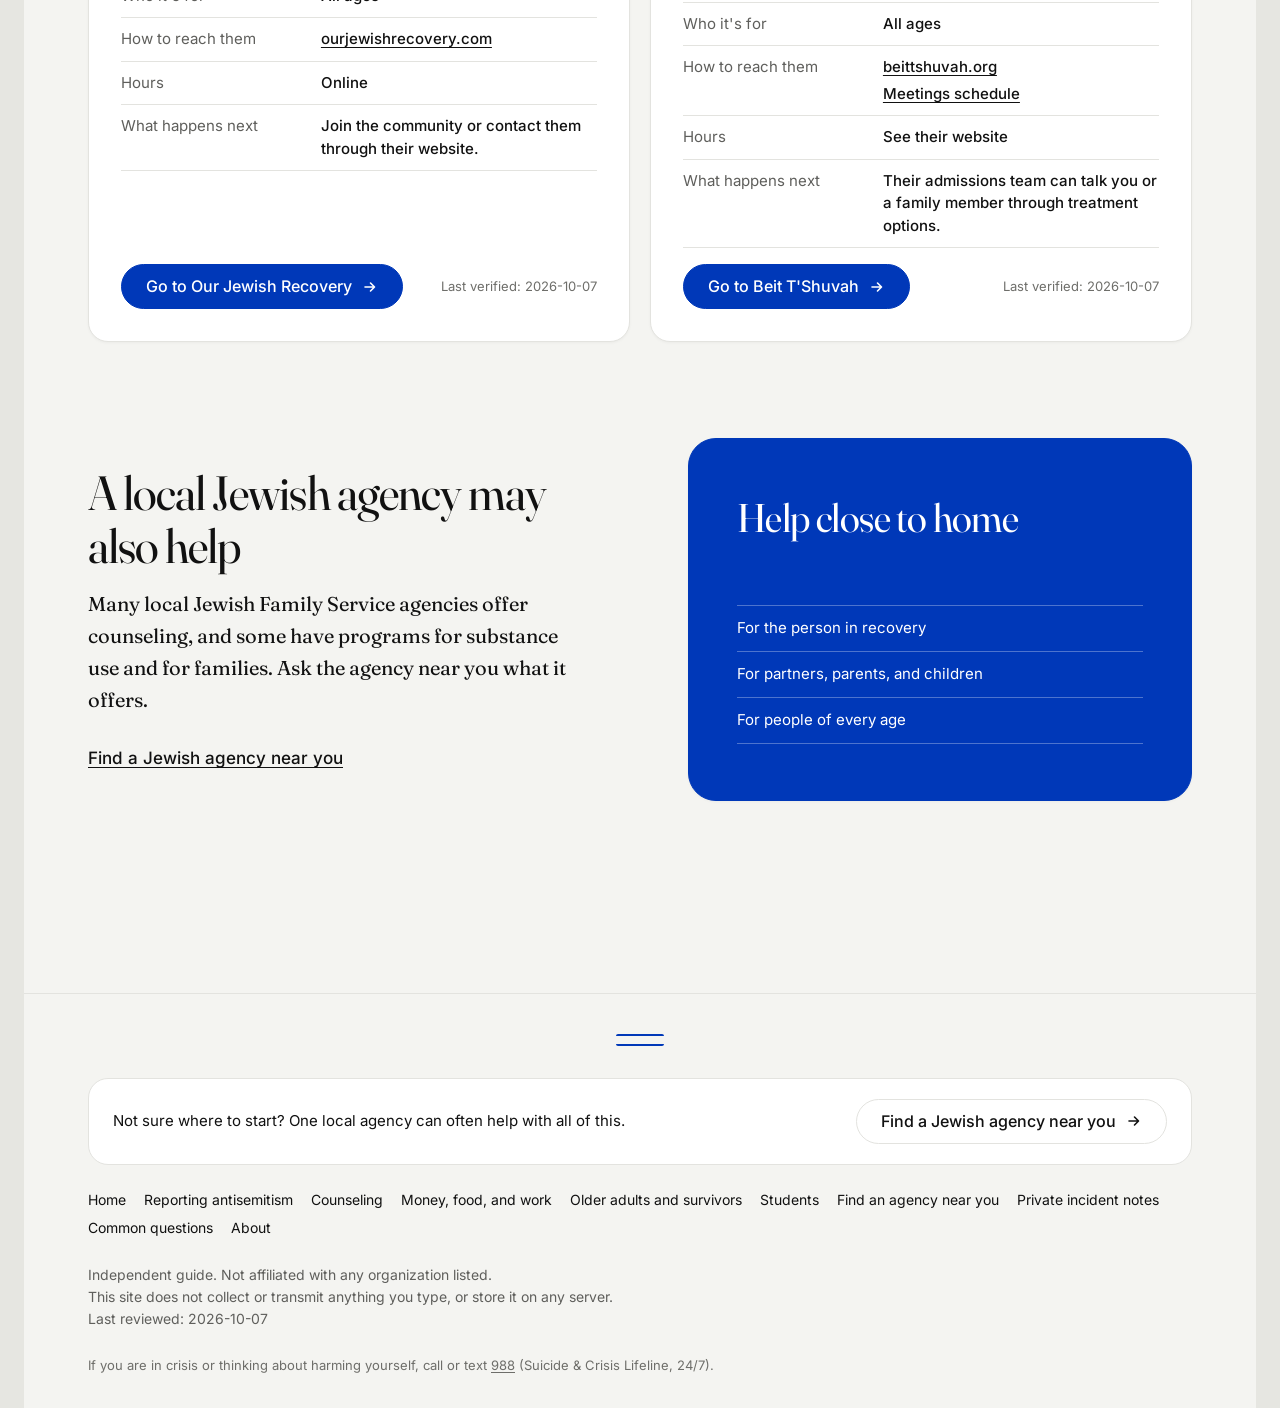
<file: recovery.html>
<!doctype html>
<html lang="en">
<head>
  <meta charset="utf-8">
  <title>Addiction and recovery — Jewish, Not Alone</title>
  <meta name="description" content="Jewish addiction and recovery support in the United States, for people in recovery and their families.">
  <!-- @head -->
  <meta http-equiv="Content-Security-Policy" content="default-src 'self'; script-src 'self'; style-src 'self'; font-src 'self'; img-src 'self' data:; connect-src 'none'; form-action 'none'; base-uri 'self'; object-src 'none'">
  <meta name="referrer" content="no-referrer">
  <meta name="viewport" content="width=device-width, initial-scale=1">
  <meta name="color-scheme" content="light dark">
  <link rel="icon" href="favicon.svg" type="image/svg+xml">
  <link rel="preload" href="fonts/fraunces-latin-var.woff2" as="font" type="font/woff2" crossorigin>
  <link rel="stylesheet" href="style.css">
  <link rel="stylesheet" href="print.css" media="print">
  <script src="js-detect.js"></script>
  <script src="app.js" defer></script>
  <!-- /@head -->
</head>
<body>
  <div class="frame frame--first">
  <!-- @header -->
  <a class="skip-link" href="#main">Skip to content</a>
  <header class="site-header">
    <a class="wordmark" href="index.html">Jewish, Not Alone</a>
    <nav class="site-nav" id="site-nav" aria-label="Main">
      <ul>
        <li><a href="index.html">Home</a></li>
        <li><a href="antisemitism.html">Reporting antisemitism</a></li>
        <li><a href="counseling.html">Counseling</a></li>
        <li><a href="hardship.html">Money, food, and work</a></li>
        <li><a href="recovery.html" aria-current="page">Addiction and recovery</a></li>
        <li><a href="survivors.html">Older adults and survivors</a></li>
        <li><a href="students.html">Students</a></li>
        <li><a href="find-help.html">Find an agency near you</a></li>
        <li><a href="notes.html">Private incident notes</a></li>
        <li><a href="questions.html">Common questions</a></li>
        <li><a href="about.html">About</a></li>
      </ul>
    </nav>
  </header>
  <div class="menu-bar"><button class="menu-btn" type="button" aria-expanded="false" aria-controls="menu-overlay" aria-haspopup="dialog">Menu</button></div>
  <!-- /@header -->

  <main id="main">
    <div class="wrap">
      <header class="page-head">
        <p class="kicker">04</p>
        <h1 class="page-title">Addiction and recovery</h1>
        <p class="standfirst">Support exists inside the Jewish community — for the person struggling, and for the people who love them.</p>
      </header>

      <section class="section" aria-labelledby="rec-title">
        <h2 class="visually-hidden" id="rec-title">Recovery organizations</h2>
        <div class="org-list">
  <!-- @orgs ids=jacs,our-jewish-recovery,beit-tshuvah -->
  <article class="org org--primary" id="org-jacs" aria-labelledby="org-jacs-title">
  <div class="org__head">
    <p class="kicker">Recovery · Individuals and families</p>
    <h3 class="entry-title" id="org-jacs-title">JACS</h3>
    <p class="org__full">Jewish Alcoholics, Chemically Dependent Persons, and Significant Others — a program of the Jewish Board</p>
  </div>
  <ul class="tag-row" aria-label="At a glance"><li class="tag">All ages</li></ul>
  <div class="org__body">
    <div class="org__desc">
      <p>A Jewish support network for people and families affected by addiction, run by the Jewish Board in New York. Like other 12-Step programs, it offers a safe, anonymous space, and it draws on Jewish values and traditions. Everyone is welcome, whatever their background or how they practice.</p>
      <p>JACS connects people to meetings, programs, and recovery resources. Its Warm Line is staffed by volunteers who are themselves Jewish 12-Steppers.</p>
      
    </div>
    <table class="facts">
      <caption class="visually-hidden">Key facts: JACS</caption>
      <tbody>
        <tr><th scope="row">Cost</th><td>Ask JACS</td></tr>
        <tr><th scope="row">Who it&#39;s for</th><td>All ages</td></tr>
        <tr><th scope="row">How to reach them</th><td><ul><li><a href="https://jewishboard.org/how-we-can-help/jewish-community-services/jacs/" target="_blank" rel="noopener noreferrer">JACS at the Jewish Board<span class="visually-hidden"> (opens in a new tab)</span></a></li><li><a href="tel:+16465737420">Warm Line: 646-573-7420</a></li><li><a href="mailto:jcsrecovery@jbfcs.org">jcsrecovery@jbfcs.org</a></li></ul></td></tr>
        <tr><th scope="row">Hours</th><td>Warm Line: after 8pm on weekdays, and on weekends</td></tr>
        <tr><th scope="row">What happens next</th><td>A volunteer or staff member listens and connects you with meetings, programs, or other recovery resources.</td></tr>
      </tbody>
    </table>
  </div>
  <div class="org__foot">
    <a class="btn" href="https://jewishboard.org/how-we-can-help/jewish-community-services/jacs/" target="_blank" rel="noopener noreferrer">Go to JACS <svg viewBox="0 0 16 16" aria-hidden="true" focusable="false"><path d="M3 8h9M8.5 4l4 4-4 4" fill="none" stroke="currentColor" stroke-width="1.6" stroke-linecap="round" stroke-linejoin="round"/></svg><span class="visually-hidden"> (opens in a new tab)</span></a>
    <p class="verified">Last verified: <time datetime="2026-10-07">2026-10-07</time></p>
  </div>
</article>
<article class="org" id="org-our-jewish-recovery" aria-labelledby="org-our-jewish-recovery-title">
  <div class="org__head">
    <p class="kicker">Recovery · Online</p>
    <h3 class="entry-title" id="org-our-jewish-recovery-title">Our Jewish Recovery</h3>
    <p class="org__full">Online community</p>
  </div>
  <ul class="tag-row" aria-label="At a glance"><li class="tag">All ages</li></ul>
  <div class="org__body">
    <div class="org__desc">
      <p>An online community for everyone in the Jewish community affected by addiction: people in recovery and the people who love them. It draws on Jewish values and recovery wisdom, and it began as a Facebook group in 2019.</p>
      
    </div>
    <table class="facts">
      <caption class="visually-hidden">Key facts: Our Jewish Recovery</caption>
      <tbody>
        <tr><th scope="row">Cost</th><td>Ask them</td></tr>
        <tr><th scope="row">Who it&#39;s for</th><td>All ages</td></tr>
        <tr><th scope="row">How to reach them</th><td><ul><li><a href="https://www.ourjewishrecovery.com/" target="_blank" rel="noopener noreferrer">ourjewishrecovery.com<span class="visually-hidden"> (opens in a new tab)</span></a></li></ul></td></tr>
        <tr><th scope="row">Hours</th><td>Online</td></tr>
        <tr><th scope="row">What happens next</th><td>Join the community or contact them through their website.</td></tr>
      </tbody>
    </table>
  </div>
  <div class="org__foot">
    <a class="btn" href="https://www.ourjewishrecovery.com/" target="_blank" rel="noopener noreferrer">Go to Our Jewish Recovery <svg viewBox="0 0 16 16" aria-hidden="true" focusable="false"><path d="M3 8h9M8.5 4l4 4-4 4" fill="none" stroke="currentColor" stroke-width="1.6" stroke-linecap="round" stroke-linejoin="round"/></svg><span class="visually-hidden"> (opens in a new tab)</span></a>
    <p class="verified">Last verified: <time datetime="2026-10-07">2026-10-07</time></p>
  </div>
</article>
<article class="org" id="org-beit-tshuvah" aria-labelledby="org-beit-tshuvah-title">
  <div class="org__head">
    <p class="kicker">Recovery · Treatment</p>
    <h3 class="entry-title" id="org-beit-tshuvah-title">Beit T&#39;Shuvah</h3>
    <p class="org__full">Los Angeles</p>
  </div>
  <ul class="tag-row" aria-label="At a glance"><li class="tag">All ages</li></ul>
  <div class="org__body">
    <div class="org__desc">
      <p>A licensed addiction treatment center in Los Angeles that is also a congregation and an educational institute. It offers residential treatment, an intensive outpatient program, a family program, and help with gambling. It also hosts recovery meetings and Shabbat services, with an online archive of livestreamed services.</p>
      
    </div>
    <table class="facts">
      <caption class="visually-hidden">Key facts: Beit T&#39;Shuvah</caption>
      <tbody>
        <tr><th scope="row">Cost</th><td>Ask about cost and insurance</td></tr>
        <tr><th scope="row">Who it&#39;s for</th><td>All ages</td></tr>
        <tr><th scope="row">How to reach them</th><td><ul><li><a href="https://beittshuvah.org/" target="_blank" rel="noopener noreferrer">beittshuvah.org<span class="visually-hidden"> (opens in a new tab)</span></a></li><li><a href="https://beittshuvah.org/meetings/" target="_blank" rel="noopener noreferrer">Meetings schedule<span class="visually-hidden"> (opens in a new tab)</span></a></li></ul></td></tr>
        <tr><th scope="row">Hours</th><td>See their website</td></tr>
        <tr><th scope="row">What happens next</th><td>Their admissions team can talk you or a family member through treatment options.</td></tr>
      </tbody>
    </table>
  </div>
  <div class="org__foot">
    <a class="btn" href="https://beittshuvah.org/" target="_blank" rel="noopener noreferrer">Go to Beit T&#39;Shuvah <svg viewBox="0 0 16 16" aria-hidden="true" focusable="false"><path d="M3 8h9M8.5 4l4 4-4 4" fill="none" stroke="currentColor" stroke-width="1.6" stroke-linecap="round" stroke-linejoin="round"/></svg><span class="visually-hidden"> (opens in a new tab)</span></a>
    <p class="verified">Last verified: <time datetime="2026-10-07">2026-10-07</time></p>
  </div>
</article>
  <!-- /@orgs -->
        </div>
      </section>

      <section class="section" aria-labelledby="local-title">
        <div class="split split--flip">
          <div class="split__panel split__panel--ink">
            <p class="panel-big">Help close to home</p>
            <ul class="panel-list">
              <li>For the person in recovery</li>
              <li>For partners, parents, and children</li>
              <li>For people of every age</li>
            </ul>
          </div>
          <div class="split__text">
            <h2 id="local-title">A local Jewish agency may also help</h2>
            <p>Many local Jewish Family Service agencies offer counseling, and some have programs for substance use and for families. Ask the agency near you what it offers.</p>
            <a class="text-link" href="find-help.html">Find a Jewish agency near you</a>
          </div>
        </div>
      </section>

    </div>
  </main>

  <!-- @footer find -->
  <footer class="site-footer">
    <div class="wrap">
      <div class="footer-find">
        <p>Not sure where to start? One local agency can often help with all of this.</p>
        <a class="btn btn--secondary" href="find-help.html">Find a Jewish agency near you <svg viewBox="0 0 16 16" aria-hidden="true" focusable="false"><path d="M3 8h9M8.5 4l4 4-4 4" fill="none" stroke="currentColor" stroke-width="1.6" stroke-linecap="round" stroke-linejoin="round"/></svg></a>
      </div>
      <ul class="footer-links">
        <li><a href="index.html">Home</a></li>
        <li><a href="antisemitism.html">Reporting antisemitism</a></li>
        <li><a href="counseling.html">Counseling</a></li>
        <li><a href="hardship.html">Money, food, and work</a></li>
        <li><a href="survivors.html">Older adults and survivors</a></li>
        <li><a href="students.html">Students</a></li>
        <li><a href="find-help.html">Find an agency near you</a></li>
        <li><a href="notes.html">Private incident notes</a></li>
        <li><a href="questions.html">Common questions</a></li>
        <li><a href="about.html">About</a></li>
      </ul>
      <div class="footer-meta">
        <p>Independent guide. Not affiliated with any organization listed.</p>
        <p>This site does not collect or transmit anything you type, or store it on any server.</p>
        <p>Last reviewed: <time datetime="2026-10-07">2026-10-07</time></p>
      </div>
      <p class="crisis-line">If you are in crisis or thinking about harming yourself, call or text <a href="tel:988">988</a> (Suicide &amp; Crisis Lifeline, 24/7).</p>
    </div>
  </footer>
  <!-- /@footer -->
  </div>
</body>
</html>
</file>
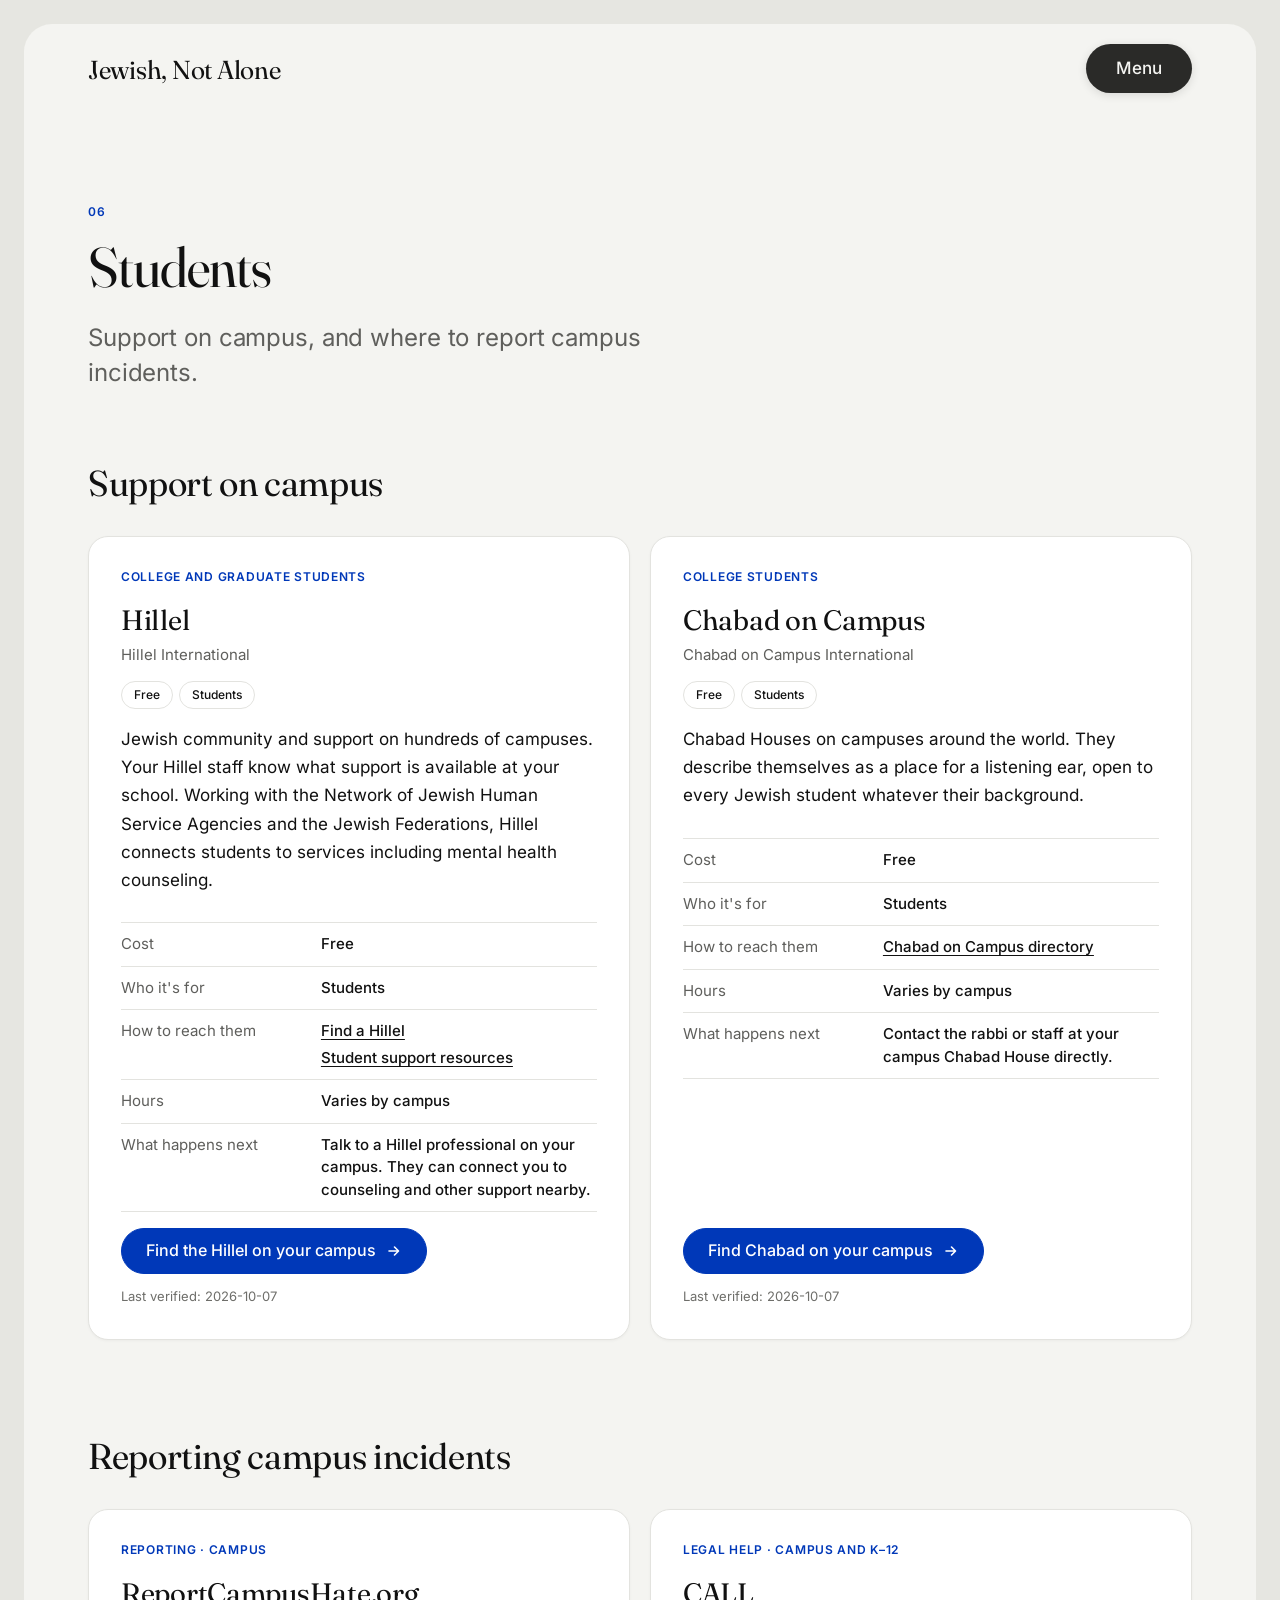
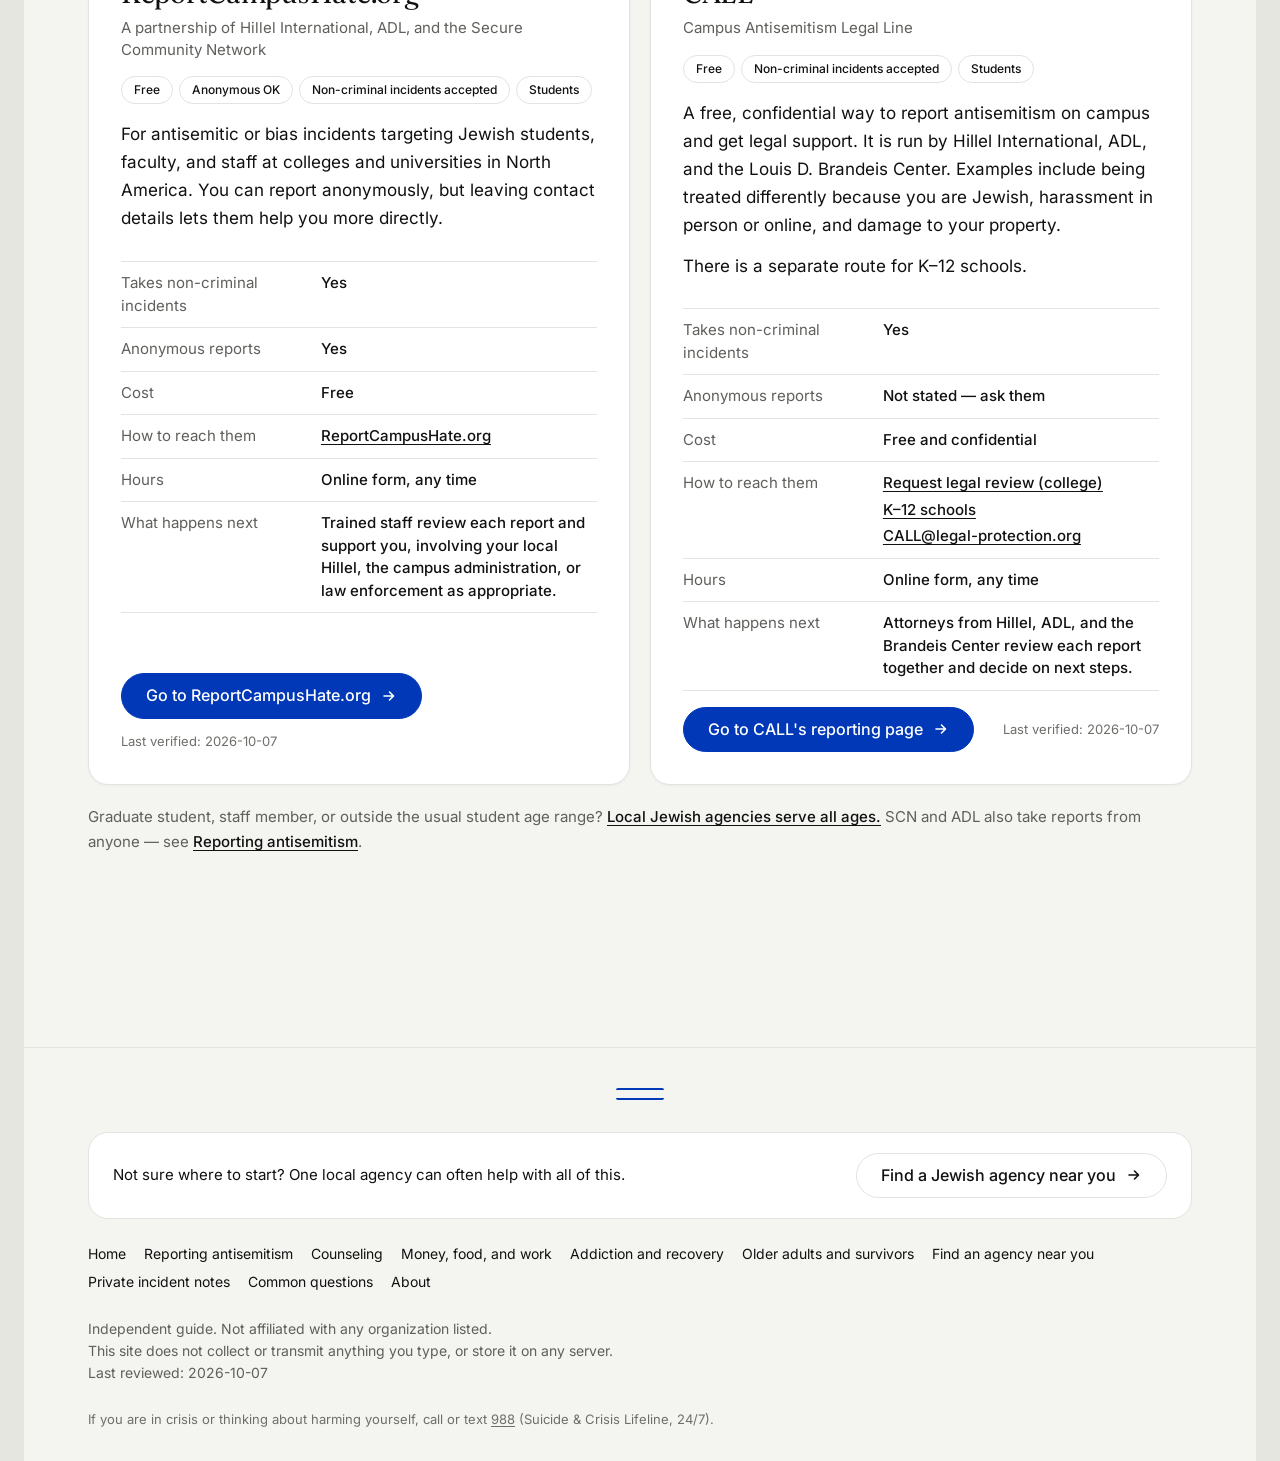
<file: students.html>
<!doctype html>
<html lang="en">
<head>
  <meta charset="utf-8">
  <title>Students — Jewish, Not Alone</title>
  <meta name="description" content="Support for Jewish students in the United States: Hillel, Chabad on Campus, reporting campus antisemitism, and free legal help.">
  <!-- @head -->
  <meta http-equiv="Content-Security-Policy" content="default-src 'self'; script-src 'self'; style-src 'self'; font-src 'self'; img-src 'self' data:; connect-src 'none'; form-action 'none'; base-uri 'self'; object-src 'none'">
  <meta name="referrer" content="no-referrer">
  <meta name="viewport" content="width=device-width, initial-scale=1">
  <meta name="color-scheme" content="light dark">
  <link rel="icon" href="favicon.svg" type="image/svg+xml">
  <link rel="preload" href="fonts/fraunces-latin-var.woff2" as="font" type="font/woff2" crossorigin>
  <link rel="stylesheet" href="style.css">
  <link rel="stylesheet" href="print.css" media="print">
  <script src="js-detect.js"></script>
  <script src="app.js" defer></script>
  <!-- /@head -->
</head>
<body>
  <div class="frame frame--first">
  <!-- @header -->
  <a class="skip-link" href="#main">Skip to content</a>
  <header class="site-header">
    <a class="wordmark" href="index.html">Jewish, Not Alone</a>
    <nav class="site-nav" id="site-nav" aria-label="Main">
      <ul>
        <li><a href="index.html">Home</a></li>
        <li><a href="antisemitism.html">Reporting antisemitism</a></li>
        <li><a href="counseling.html">Counseling</a></li>
        <li><a href="hardship.html">Money, food, and work</a></li>
        <li><a href="recovery.html">Addiction and recovery</a></li>
        <li><a href="survivors.html">Older adults and survivors</a></li>
        <li><a href="students.html" aria-current="page">Students</a></li>
        <li><a href="find-help.html">Find an agency near you</a></li>
        <li><a href="notes.html">Private incident notes</a></li>
        <li><a href="questions.html">Common questions</a></li>
        <li><a href="about.html">About</a></li>
      </ul>
    </nav>
  </header>
  <div class="menu-bar"><button class="menu-btn" type="button" aria-expanded="false" aria-controls="menu-overlay" aria-haspopup="dialog">Menu</button></div>
  <!-- /@header -->

  <main id="main">
    <div class="wrap">
      <header class="page-head">
        <p class="kicker">06</p>
        <h1 class="page-title">Students</h1>
        <p class="standfirst">Support on campus, and where to report campus incidents.</p>
      </header>

      <section class="section" aria-labelledby="sup-title">
        <h2 class="section-title" id="sup-title">Support on campus</h2>
        <div class="org-list">
  <!-- @orgs ids=hillel,chabad-campus -->
  <article class="org" id="org-hillel" aria-labelledby="org-hillel-title">
  <div class="org__head">
    <p class="kicker">College and graduate students</p>
    <h3 class="entry-title" id="org-hillel-title">Hillel</h3>
    <p class="org__full">Hillel International</p>
  </div>
  <ul class="tag-row" aria-label="At a glance"><li class="tag">Free</li><li class="tag">Students</li></ul>
  <div class="org__body">
    <div class="org__desc">
      <p>Jewish community and support on hundreds of campuses. Your Hillel staff know what support is available at your school. Working with the Network of Jewish Human Service Agencies and the Jewish Federations, Hillel connects students to services including mental health counseling.</p>
      
    </div>
    <table class="facts">
      <caption class="visually-hidden">Key facts: Hillel</caption>
      <tbody>
        <tr><th scope="row">Cost</th><td>Free</td></tr>
        <tr><th scope="row">Who it&#39;s for</th><td>Students</td></tr>
        <tr><th scope="row">How to reach them</th><td><ul><li><a href="https://www.hillel.org/find-a-hillel/" target="_blank" rel="noopener noreferrer">Find a Hillel<span class="visually-hidden"> (opens in a new tab)</span></a></li><li><a href="https://www.hillel.org/resources-for-students/" target="_blank" rel="noopener noreferrer">Student support resources<span class="visually-hidden"> (opens in a new tab)</span></a></li></ul></td></tr>
        <tr><th scope="row">Hours</th><td>Varies by campus</td></tr>
        <tr><th scope="row">What happens next</th><td>Talk to a Hillel professional on your campus. They can connect you to counseling and other support nearby.</td></tr>
      </tbody>
    </table>
  </div>
  <div class="org__foot">
    <a class="btn" href="https://www.hillel.org/find-a-hillel/" target="_blank" rel="noopener noreferrer">Find the Hillel on your campus <svg viewBox="0 0 16 16" aria-hidden="true" focusable="false"><path d="M3 8h9M8.5 4l4 4-4 4" fill="none" stroke="currentColor" stroke-width="1.6" stroke-linecap="round" stroke-linejoin="round"/></svg><span class="visually-hidden"> (opens in a new tab)</span></a>
    <p class="verified">Last verified: <time datetime="2026-10-07">2026-10-07</time></p>
  </div>
</article>
<article class="org" id="org-chabad-campus" aria-labelledby="org-chabad-campus-title">
  <div class="org__head">
    <p class="kicker">College students</p>
    <h3 class="entry-title" id="org-chabad-campus-title">Chabad on Campus</h3>
    <p class="org__full">Chabad on Campus International</p>
  </div>
  <ul class="tag-row" aria-label="At a glance"><li class="tag">Free</li><li class="tag">Students</li></ul>
  <div class="org__body">
    <div class="org__desc">
      <p>Chabad Houses on campuses around the world. They describe themselves as a place for a listening ear, open to every Jewish student whatever their background.</p>
      
    </div>
    <table class="facts">
      <caption class="visually-hidden">Key facts: Chabad on Campus</caption>
      <tbody>
        <tr><th scope="row">Cost</th><td>Free</td></tr>
        <tr><th scope="row">Who it&#39;s for</th><td>Students</td></tr>
        <tr><th scope="row">How to reach them</th><td><ul><li><a href="https://chabadoncampus.org/directory/" target="_blank" rel="noopener noreferrer">Chabad on Campus directory<span class="visually-hidden"> (opens in a new tab)</span></a></li></ul></td></tr>
        <tr><th scope="row">Hours</th><td>Varies by campus</td></tr>
        <tr><th scope="row">What happens next</th><td>Contact the rabbi or staff at your campus Chabad House directly.</td></tr>
      </tbody>
    </table>
  </div>
  <div class="org__foot">
    <a class="btn" href="https://chabadoncampus.org/directory/" target="_blank" rel="noopener noreferrer">Find Chabad on your campus <svg viewBox="0 0 16 16" aria-hidden="true" focusable="false"><path d="M3 8h9M8.5 4l4 4-4 4" fill="none" stroke="currentColor" stroke-width="1.6" stroke-linecap="round" stroke-linejoin="round"/></svg><span class="visually-hidden"> (opens in a new tab)</span></a>
    <p class="verified">Last verified: <time datetime="2026-10-07">2026-10-07</time></p>
  </div>
</article>
  <!-- /@orgs -->
        </div>
      </section>

      <section class="section" aria-labelledby="rep-title">
        <h2 class="section-title" id="rep-title">Reporting campus incidents</h2>
        <div class="org-list">
  <!-- @orgs ids=reportcampushate,call reporting -->
  <article class="org" id="org-reportcampushate" aria-labelledby="org-reportcampushate-title" data-situations="campus" data-types="harassment threats vandalism discrimination suspicious" data-anonymous="yes">
  <div class="org__head">
    <p class="kicker">Reporting · Campus</p>
    <h3 class="entry-title" id="org-reportcampushate-title">ReportCampusHate.org</h3>
    <p class="org__full">A partnership of Hillel International, ADL, and the Secure Community Network</p>
  </div>
  <ul class="tag-row" aria-label="At a glance"><li class="tag">Free</li><li class="tag">Anonymous OK</li><li class="tag">Non-criminal incidents accepted</li><li class="tag">Students</li></ul>
  <div class="org__body">
    <div class="org__desc">
      <p>For antisemitic or bias incidents targeting Jewish students, faculty, and staff at colleges and universities in North America. You can report anonymously, but leaving contact details lets them help you more directly.</p>
      
    </div>
    <table class="facts">
      <caption class="visually-hidden">Key facts: ReportCampusHate.org</caption>
      <tbody>
        <tr><th scope="row">Takes non-criminal incidents</th><td>Yes</td></tr>
        <tr><th scope="row">Anonymous reports</th><td>Yes</td></tr>
        <tr><th scope="row">Cost</th><td>Free</td></tr>
        <tr><th scope="row">How to reach them</th><td><ul><li><a href="https://www.reportcampushate.org/" target="_blank" rel="noopener noreferrer">ReportCampusHate.org<span class="visually-hidden"> (opens in a new tab)</span></a></li></ul></td></tr>
        <tr><th scope="row">Hours</th><td>Online form, any time</td></tr>
        <tr><th scope="row">What happens next</th><td>Trained staff review each report and support you, involving your local Hillel, the campus administration, or law enforcement as appropriate.</td></tr>
      </tbody>
    </table>
  </div>
  <div class="org__foot">
    <a class="btn" href="https://www.reportcampushate.org/" target="_blank" rel="noopener noreferrer">Go to ReportCampusHate.org <svg viewBox="0 0 16 16" aria-hidden="true" focusable="false"><path d="M3 8h9M8.5 4l4 4-4 4" fill="none" stroke="currentColor" stroke-width="1.6" stroke-linecap="round" stroke-linejoin="round"/></svg><span class="visually-hidden"> (opens in a new tab)</span></a>
    <p class="verified">Last verified: <time datetime="2026-10-07">2026-10-07</time></p>
  </div>
</article>
<article class="org" id="org-call" aria-labelledby="org-call-title" data-situations="campus school online" data-types="harassment threats vandalism discrimination" data-anonymous="unstated">
  <div class="org__head">
    <p class="kicker">Legal help · Campus and K–12</p>
    <h3 class="entry-title" id="org-call-title">CALL</h3>
    <p class="org__full">Campus Antisemitism Legal Line</p>
  </div>
  <ul class="tag-row" aria-label="At a glance"><li class="tag">Free</li><li class="tag">Non-criminal incidents accepted</li><li class="tag">Students</li></ul>
  <div class="org__body">
    <div class="org__desc">
      <p>A free, confidential way to report antisemitism on campus and get legal support. It is run by Hillel International, ADL, and the Louis D. Brandeis Center. Examples include being treated differently because you are Jewish, harassment in person or online, and damage to your property.</p>
      <p>There is a separate route for K–12 schools.</p>
      
    </div>
    <table class="facts">
      <caption class="visually-hidden">Key facts: CALL</caption>
      <tbody>
        <tr><th scope="row">Takes non-criminal incidents</th><td>Yes</td></tr>
        <tr><th scope="row">Anonymous reports</th><td>Not stated — ask them</td></tr>
        <tr><th scope="row">Cost</th><td>Free and confidential</td></tr>
        <tr><th scope="row">How to reach them</th><td><ul><li><a href="https://www.legal-protection.org/" target="_blank" rel="noopener noreferrer">Request legal review (college)<span class="visually-hidden"> (opens in a new tab)</span></a></li><li><a href="https://www.legal-protection.org/k-12" target="_blank" rel="noopener noreferrer">K–12 schools<span class="visually-hidden"> (opens in a new tab)</span></a></li><li><a href="mailto:CALL@legal-protection.org">CALL@legal-protection.org</a></li></ul></td></tr>
        <tr><th scope="row">Hours</th><td>Online form, any time</td></tr>
        <tr><th scope="row">What happens next</th><td>Attorneys from Hillel, ADL, and the Brandeis Center review each report together and decide on next steps.</td></tr>
      </tbody>
    </table>
  </div>
  <div class="org__foot">
    <a class="btn" href="https://www.legal-protection.org/" target="_blank" rel="noopener noreferrer">Go to CALL&#39;s reporting page <svg viewBox="0 0 16 16" aria-hidden="true" focusable="false"><path d="M3 8h9M8.5 4l4 4-4 4" fill="none" stroke="currentColor" stroke-width="1.6" stroke-linecap="round" stroke-linejoin="round"/></svg><span class="visually-hidden"> (opens in a new tab)</span></a>
    <p class="verified">Last verified: <time datetime="2026-10-07">2026-10-07</time></p>
  </div>
</article>
  <!-- /@orgs -->
        </div>
        <p class="age-note">Graduate student, staff member, or outside the usual student age range? <a href="find-help.html">Local Jewish agencies serve all ages.</a> SCN and ADL also take reports from anyone — see <a href="antisemitism.html">Reporting antisemitism</a>.</p>
      </section>

    </div>
  </main>

  <!-- @footer find -->
  <footer class="site-footer">
    <div class="wrap">
      <div class="footer-find">
        <p>Not sure where to start? One local agency can often help with all of this.</p>
        <a class="btn btn--secondary" href="find-help.html">Find a Jewish agency near you <svg viewBox="0 0 16 16" aria-hidden="true" focusable="false"><path d="M3 8h9M8.5 4l4 4-4 4" fill="none" stroke="currentColor" stroke-width="1.6" stroke-linecap="round" stroke-linejoin="round"/></svg></a>
      </div>
      <ul class="footer-links">
        <li><a href="index.html">Home</a></li>
        <li><a href="antisemitism.html">Reporting antisemitism</a></li>
        <li><a href="counseling.html">Counseling</a></li>
        <li><a href="hardship.html">Money, food, and work</a></li>
        <li><a href="recovery.html">Addiction and recovery</a></li>
        <li><a href="survivors.html">Older adults and survivors</a></li>
        <li><a href="find-help.html">Find an agency near you</a></li>
        <li><a href="notes.html">Private incident notes</a></li>
        <li><a href="questions.html">Common questions</a></li>
        <li><a href="about.html">About</a></li>
      </ul>
      <div class="footer-meta">
        <p>Independent guide. Not affiliated with any organization listed.</p>
        <p>This site does not collect or transmit anything you type, or store it on any server.</p>
        <p>Last reviewed: <time datetime="2026-10-07">2026-10-07</time></p>
      </div>
      <p class="crisis-line">If you are in crisis or thinking about harming yourself, call or text <a href="tel:988">988</a> (Suicide &amp; Crisis Lifeline, 24/7).</p>
    </div>
  </footer>
  <!-- /@footer -->
  </div>
</body>
</html>
</file>
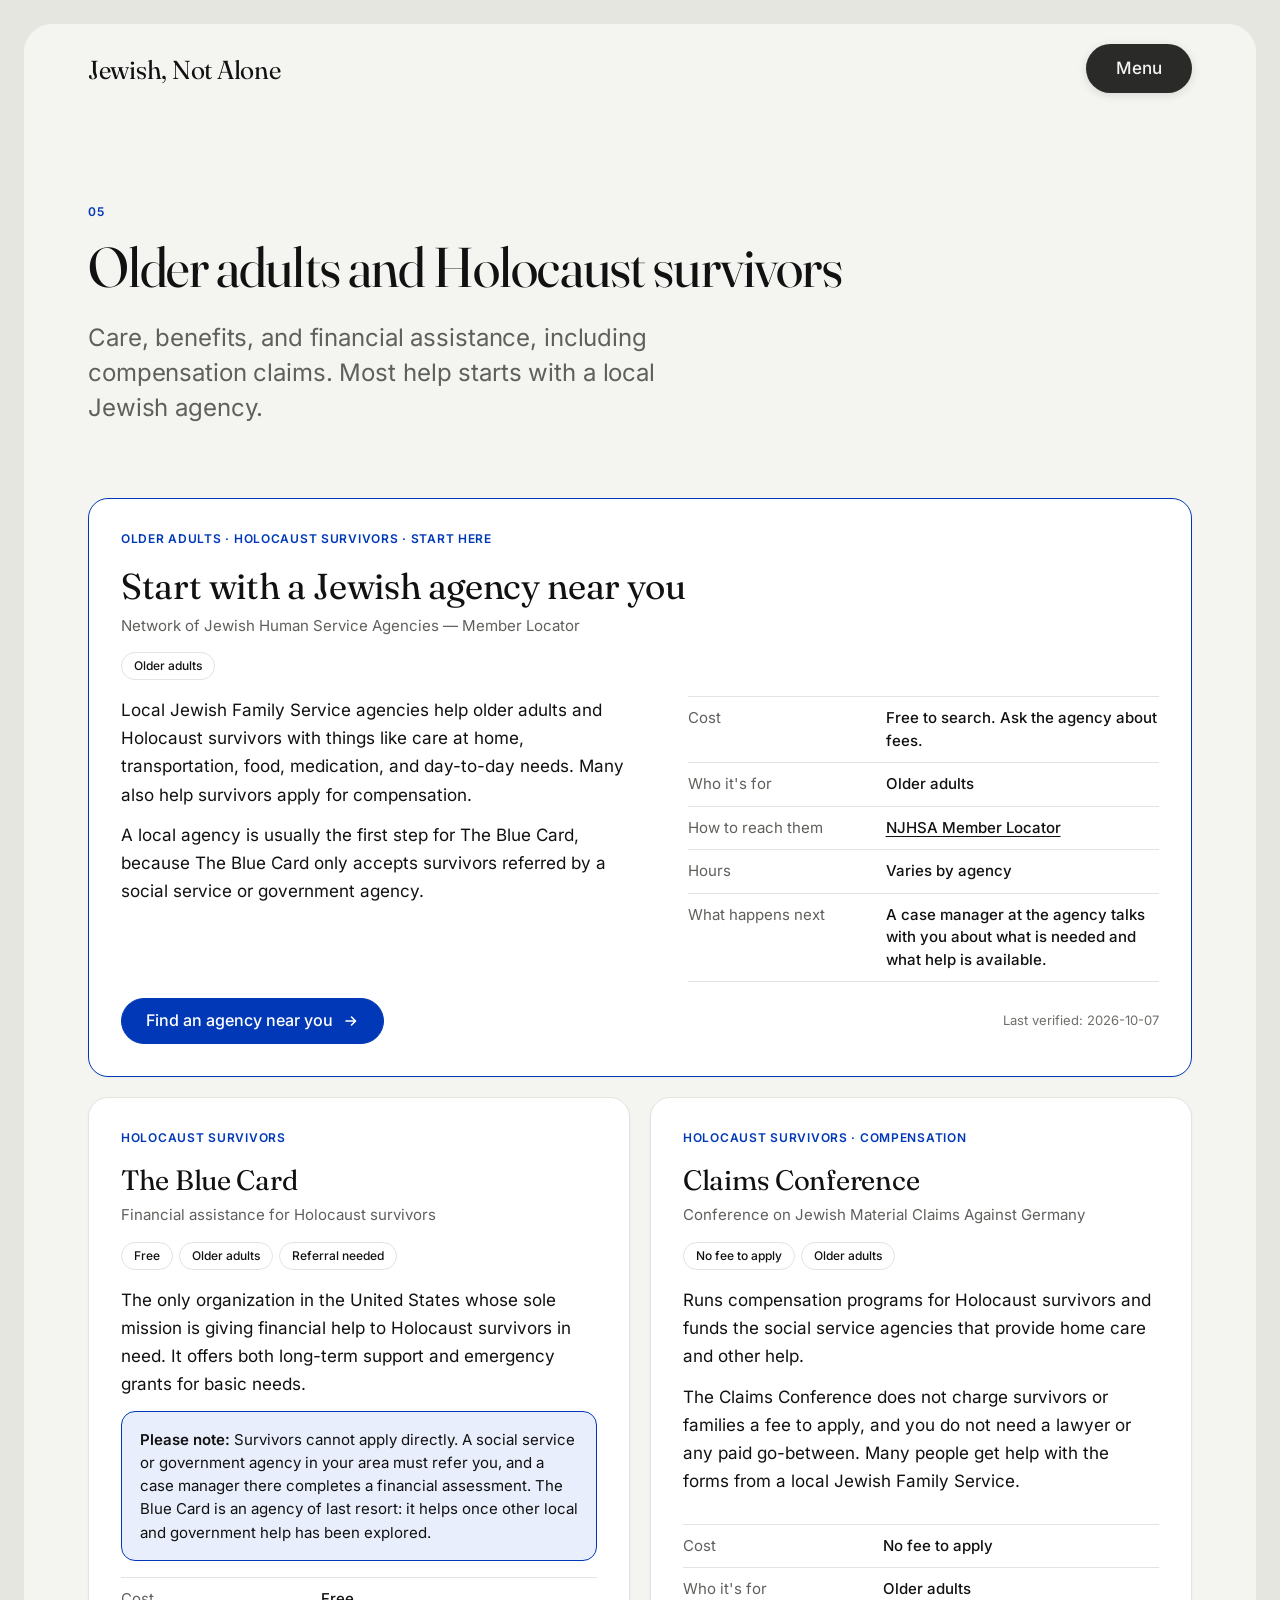
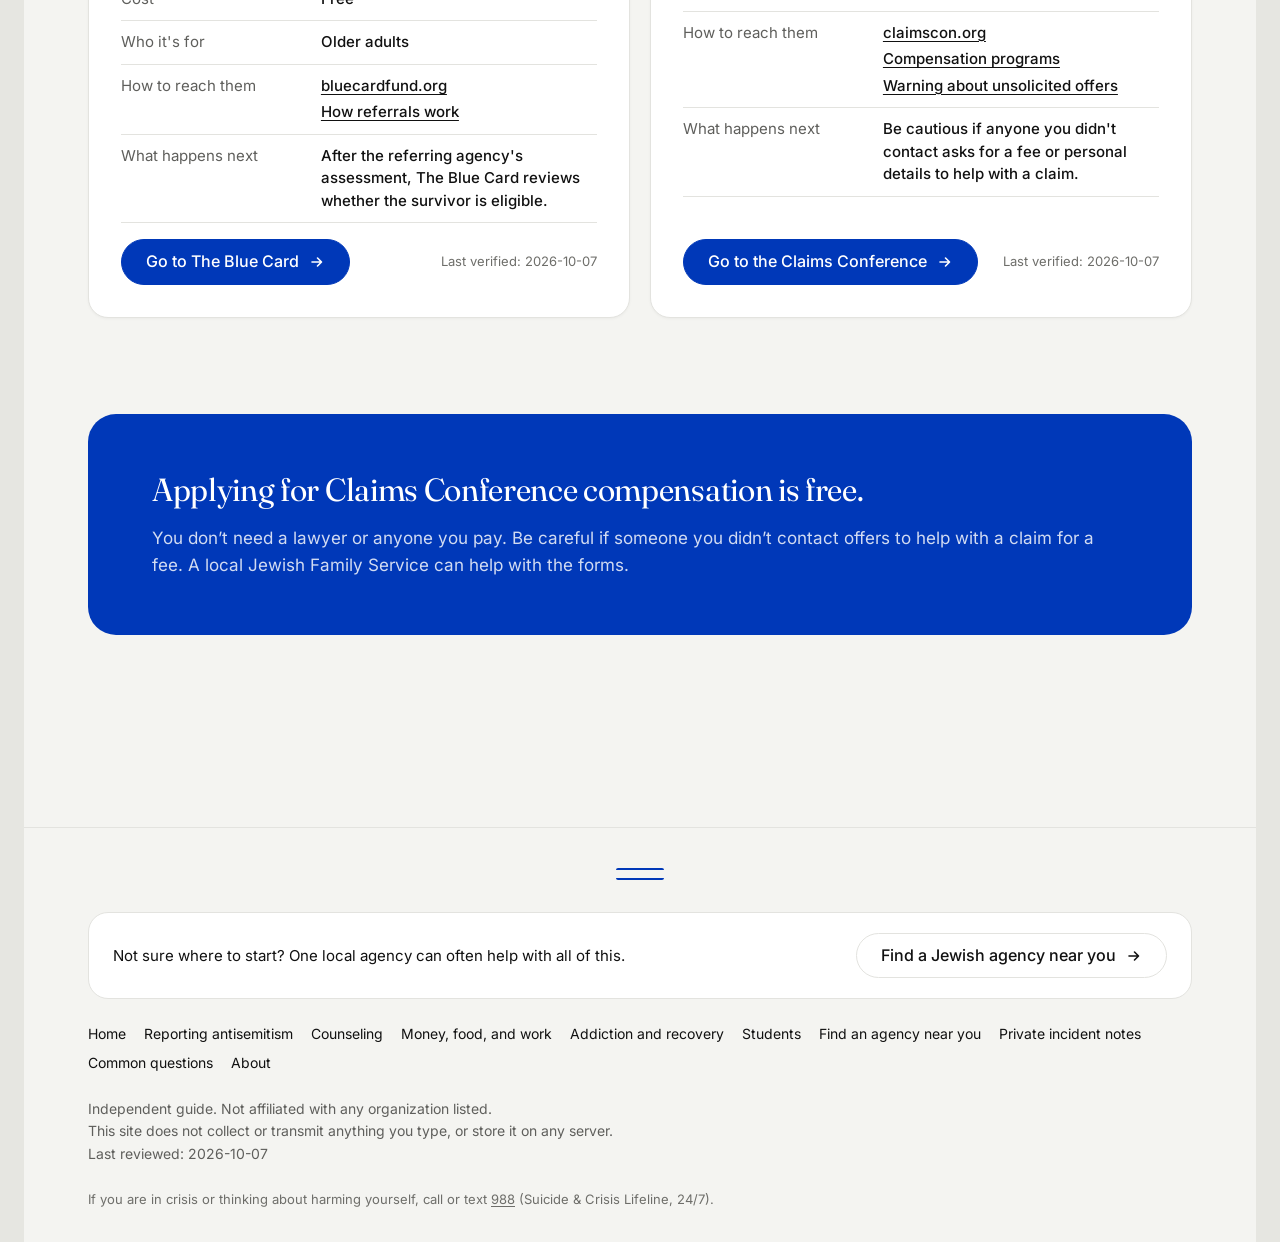
<file: survivors.html>
<!doctype html>
<html lang="en">
<head>
  <meta charset="utf-8">
  <title>Older adults and Holocaust survivors — Jewish, Not Alone</title>
  <meta name="description" content="Help for older Jewish adults and Holocaust survivors in the United States: home care, financial assistance, and compensation claims.">
  <!-- @head -->
  <meta http-equiv="Content-Security-Policy" content="default-src 'self'; script-src 'self'; style-src 'self'; font-src 'self'; img-src 'self' data:; connect-src 'none'; form-action 'none'; base-uri 'self'; object-src 'none'">
  <meta name="referrer" content="no-referrer">
  <meta name="viewport" content="width=device-width, initial-scale=1">
  <meta name="color-scheme" content="light dark">
  <link rel="icon" href="favicon.svg" type="image/svg+xml">
  <link rel="preload" href="fonts/fraunces-latin-var.woff2" as="font" type="font/woff2" crossorigin>
  <link rel="stylesheet" href="style.css">
  <link rel="stylesheet" href="print.css" media="print">
  <script src="js-detect.js"></script>
  <script src="app.js" defer></script>
  <!-- /@head -->
</head>
<body>
  <div class="frame frame--first">
  <!-- @header -->
  <a class="skip-link" href="#main">Skip to content</a>
  <header class="site-header">
    <a class="wordmark" href="index.html">Jewish, Not Alone</a>
    <nav class="site-nav" id="site-nav" aria-label="Main">
      <ul>
        <li><a href="index.html">Home</a></li>
        <li><a href="antisemitism.html">Reporting antisemitism</a></li>
        <li><a href="counseling.html">Counseling</a></li>
        <li><a href="hardship.html">Money, food, and work</a></li>
        <li><a href="recovery.html">Addiction and recovery</a></li>
        <li><a href="survivors.html" aria-current="page">Older adults and survivors</a></li>
        <li><a href="students.html">Students</a></li>
        <li><a href="find-help.html">Find an agency near you</a></li>
        <li><a href="notes.html">Private incident notes</a></li>
        <li><a href="questions.html">Common questions</a></li>
        <li><a href="about.html">About</a></li>
      </ul>
    </nav>
  </header>
  <div class="menu-bar"><button class="menu-btn" type="button" aria-expanded="false" aria-controls="menu-overlay" aria-haspopup="dialog">Menu</button></div>
  <!-- /@header -->

  <main id="main">
    <div class="wrap">
      <header class="page-head">
        <p class="kicker">05</p>
        <h1 class="page-title">Older adults and Holocaust survivors</h1>
        <p class="standfirst">Care, benefits, and financial assistance, including compensation claims. Most help starts with a local Jewish agency.</p>
      </header>

      <section class="section" aria-labelledby="sv-title">
        <h2 class="visually-hidden" id="sv-title">Organizations</h2>
        <div class="org-list">
  <!-- @orgs ids=njhsa-survivors,blue-card,claims-conference -->
  <article class="org org--primary" id="org-njhsa-survivors" aria-labelledby="org-njhsa-survivors-title">
  <div class="org__head">
    <p class="kicker">Older adults · Holocaust survivors · Start here</p>
    <h3 class="entry-title" id="org-njhsa-survivors-title">Start with a Jewish agency near you</h3>
    <p class="org__full">Network of Jewish Human Service Agencies — Member Locator</p>
  </div>
  <ul class="tag-row" aria-label="At a glance"><li class="tag">Older adults</li></ul>
  <div class="org__body">
    <div class="org__desc">
      <p>Local Jewish Family Service agencies help older adults and Holocaust survivors with things like care at home, transportation, food, medication, and day-to-day needs. Many also help survivors apply for compensation.</p>
      <p>A local agency is usually the first step for The Blue Card, because The Blue Card only accepts survivors referred by a social service or government agency.</p>
      
    </div>
    <table class="facts">
      <caption class="visually-hidden">Key facts: Start with a Jewish agency near you</caption>
      <tbody>
        <tr><th scope="row">Cost</th><td>Free to search. Ask the agency about fees.</td></tr>
        <tr><th scope="row">Who it&#39;s for</th><td>Older adults</td></tr>
        <tr><th scope="row">How to reach them</th><td><ul><li><a href="https://networkjhsa.org/member-locator/" target="_blank" rel="noopener noreferrer">NJHSA Member Locator<span class="visually-hidden"> (opens in a new tab)</span></a></li></ul></td></tr>
        <tr><th scope="row">Hours</th><td>Varies by agency</td></tr>
        <tr><th scope="row">What happens next</th><td>A case manager at the agency talks with you about what is needed and what help is available.</td></tr>
      </tbody>
    </table>
  </div>
  <div class="org__foot">
    <a class="btn" href="https://networkjhsa.org/member-locator/" target="_blank" rel="noopener noreferrer">Find an agency near you <svg viewBox="0 0 16 16" aria-hidden="true" focusable="false"><path d="M3 8h9M8.5 4l4 4-4 4" fill="none" stroke="currentColor" stroke-width="1.6" stroke-linecap="round" stroke-linejoin="round"/></svg><span class="visually-hidden"> (opens in a new tab)</span></a>
    <p class="verified">Last verified: <time datetime="2026-10-07">2026-10-07</time></p>
  </div>
</article>
<article class="org" id="org-blue-card" aria-labelledby="org-blue-card-title">
  <div class="org__head">
    <p class="kicker">Holocaust survivors</p>
    <h3 class="entry-title" id="org-blue-card-title">The Blue Card</h3>
    <p class="org__full">Financial assistance for Holocaust survivors</p>
  </div>
  <ul class="tag-row" aria-label="At a glance"><li class="tag">Free</li><li class="tag">Older adults</li><li class="tag">Referral needed</li></ul>
  <div class="org__body">
    <div class="org__desc">
      <p>The only organization in the United States whose sole mission is giving financial help to Holocaust survivors in need. It offers both long-term support and emergency grants for basic needs.</p>
      <div class="callout"><strong>Please note:</strong> Survivors cannot apply directly. A social service or government agency in your area must refer you, and a case manager there completes a financial assessment. The Blue Card is an agency of last resort: it helps once other local and government help has been explored.</div>
    </div>
    <table class="facts">
      <caption class="visually-hidden">Key facts: The Blue Card</caption>
      <tbody>
        <tr><th scope="row">Cost</th><td>Free</td></tr>
        <tr><th scope="row">Who it&#39;s for</th><td>Older adults</td></tr>
        <tr><th scope="row">How to reach them</th><td><ul><li><a href="https://bluecardfund.org/" target="_blank" rel="noopener noreferrer">bluecardfund.org<span class="visually-hidden"> (opens in a new tab)</span></a></li><li><a href="https://bluecardfund.org/social-workers/new-applicant/" target="_blank" rel="noopener noreferrer">How referrals work<span class="visually-hidden"> (opens in a new tab)</span></a></li></ul></td></tr>
        <tr><th scope="row">What happens next</th><td>After the referring agency&#39;s assessment, The Blue Card reviews whether the survivor is eligible.</td></tr>
      </tbody>
    </table>
  </div>
  <div class="org__foot">
    <a class="btn" href="https://bluecardfund.org/" target="_blank" rel="noopener noreferrer">Go to The Blue Card <svg viewBox="0 0 16 16" aria-hidden="true" focusable="false"><path d="M3 8h9M8.5 4l4 4-4 4" fill="none" stroke="currentColor" stroke-width="1.6" stroke-linecap="round" stroke-linejoin="round"/></svg><span class="visually-hidden"> (opens in a new tab)</span></a>
    <p class="verified">Last verified: <time datetime="2026-10-07">2026-10-07</time></p>
  </div>
</article>
<article class="org" id="org-claims-conference" aria-labelledby="org-claims-conference-title">
  <div class="org__head">
    <p class="kicker">Holocaust survivors · Compensation</p>
    <h3 class="entry-title" id="org-claims-conference-title">Claims Conference</h3>
    <p class="org__full">Conference on Jewish Material Claims Against Germany</p>
  </div>
  <ul class="tag-row" aria-label="At a glance"><li class="tag">No fee to apply</li><li class="tag">Older adults</li></ul>
  <div class="org__body">
    <div class="org__desc">
      <p>Runs compensation programs for Holocaust survivors and funds the social service agencies that provide home care and other help.</p>
      <p>The Claims Conference does not charge survivors or families a fee to apply, and you do not need a lawyer or any paid go-between. Many people get help with the forms from a local Jewish Family Service.</p>
      
    </div>
    <table class="facts">
      <caption class="visually-hidden">Key facts: Claims Conference</caption>
      <tbody>
        <tr><th scope="row">Cost</th><td>No fee to apply</td></tr>
        <tr><th scope="row">Who it&#39;s for</th><td>Older adults</td></tr>
        <tr><th scope="row">How to reach them</th><td><ul><li><a href="https://www.claimscon.org/" target="_blank" rel="noopener noreferrer">claimscon.org<span class="visually-hidden"> (opens in a new tab)</span></a></li><li><a href="https://www.claimscon.org/our-work/compensation/" target="_blank" rel="noopener noreferrer">Compensation programs<span class="visually-hidden"> (opens in a new tab)</span></a></li><li><a href="https://www.claimscon.org/notice-regarding-unsolicited-holocaust-compensation-correspondence/" target="_blank" rel="noopener noreferrer">Warning about unsolicited offers<span class="visually-hidden"> (opens in a new tab)</span></a></li></ul></td></tr>
        <tr><th scope="row">What happens next</th><td>Be cautious if anyone you didn&#39;t contact asks for a fee or personal details to help with a claim.</td></tr>
      </tbody>
    </table>
  </div>
  <div class="org__foot">
    <a class="btn" href="https://www.claimscon.org/" target="_blank" rel="noopener noreferrer">Go to the Claims Conference <svg viewBox="0 0 16 16" aria-hidden="true" focusable="false"><path d="M3 8h9M8.5 4l4 4-4 4" fill="none" stroke="currentColor" stroke-width="1.6" stroke-linecap="round" stroke-linejoin="round"/></svg><span class="visually-hidden"> (opens in a new tab)</span></a>
    <p class="verified">Last verified: <time datetime="2026-10-07">2026-10-07</time></p>
  </div>
</article>
  <!-- /@orgs -->
        </div>
      </section>

      <section class="section" aria-label="Key point">
        <p class="inverted">Applying for Claims Conference compensation is free. <span class="inverted__sub">You don’t need a lawyer or anyone you pay. Be careful if someone you didn’t contact offers to help with a claim for a fee. A local Jewish Family Service can help with the forms.</span></p>
      </section>

    </div>
  </main>

  <!-- @footer find -->
  <footer class="site-footer">
    <div class="wrap">
      <div class="footer-find">
        <p>Not sure where to start? One local agency can often help with all of this.</p>
        <a class="btn btn--secondary" href="find-help.html">Find a Jewish agency near you <svg viewBox="0 0 16 16" aria-hidden="true" focusable="false"><path d="M3 8h9M8.5 4l4 4-4 4" fill="none" stroke="currentColor" stroke-width="1.6" stroke-linecap="round" stroke-linejoin="round"/></svg></a>
      </div>
      <ul class="footer-links">
        <li><a href="index.html">Home</a></li>
        <li><a href="antisemitism.html">Reporting antisemitism</a></li>
        <li><a href="counseling.html">Counseling</a></li>
        <li><a href="hardship.html">Money, food, and work</a></li>
        <li><a href="recovery.html">Addiction and recovery</a></li>
        <li><a href="students.html">Students</a></li>
        <li><a href="find-help.html">Find an agency near you</a></li>
        <li><a href="notes.html">Private incident notes</a></li>
        <li><a href="questions.html">Common questions</a></li>
        <li><a href="about.html">About</a></li>
      </ul>
      <div class="footer-meta">
        <p>Independent guide. Not affiliated with any organization listed.</p>
        <p>This site does not collect or transmit anything you type, or store it on any server.</p>
        <p>Last reviewed: <time datetime="2026-10-07">2026-10-07</time></p>
      </div>
      <p class="crisis-line">If you are in crisis or thinking about harming yourself, call or text <a href="tel:988">988</a> (Suicide &amp; Crisis Lifeline, 24/7).</p>
    </div>
  </footer>
  <!-- /@footer -->
  </div>
</body>
</html>
</file>
<file: style.css>
/* Jewish, Not Alone — main stylesheet
   Monochrome by design: emphasis comes from scale, weight and inverted surfaces. */

/* ---------- Fonts (self-hosted, OFL) ---------- */
@font-face {
  font-family: "Fraunces";
  src: url("fonts/fraunces-latin-var.woff2") format("woff2");
  font-weight: 400 600;
  font-style: normal;
  font-display: swap;
}
@font-face {
  font-family: "Instrument Serif";
  src: url("fonts/instrument-serif-latin-400-italic.woff2") format("woff2");
  font-weight: 400;
  font-style: italic;
  font-display: swap;
}
@font-face {
  font-family: "Inter";
  src: url("fonts/inter-latin-400.woff2") format("woff2");
  font-weight: 400;
  font-style: normal;
  font-display: swap;
}
@font-face {
  font-family: "Inter";
  src: url("fonts/inter-latin-500.woff2") format("woff2");
  font-weight: 500;
  font-style: normal;
  font-display: swap;
}
@font-face {
  font-family: "Inter";
  src: url("fonts/inter-latin-600.woff2") format("woff2");
  font-weight: 600;
  font-style: normal;
  font-display: swap;
}

/* ---------- Tokens ---------- */
:root {
  --ink: #111111;
  --ink-muted: #5f5f5c;
  --ink-faint: #6e6e6a;   /* spec #8e8e8a darkened to reach 4.5:1 on --paper */
  --paper: #f4f4f1;
  --surface: #ffffff;
  --line: #e3e3df;
  --backdrop: #e6e6e1;
  /* Israeli flag blue (#0038b8) and white — the only colour on the site */
  --blue: #0038b8;
  --blue-text: #0038b8;
  --on-blue: #ffffff;
  --blue-soft: #e8eefb;
  --menu-bg: #2a2a28;   /* a soft near-black for the Menu button */
  --menu-fg: #f4f4f1;
  --shadow: 0 1px 3px rgba(0, 0, 0, 0.04);
  --overlay-scrim: rgba(17, 17, 17, 0.28);

  --serif: "Fraunces", "Iowan Old Style", "Palatino Linotype", Georgia, serif;
  --sans: "Inter", system-ui, -apple-system, "Segoe UI", Roboto, sans-serif;

  --gutter: 20px;
  --section-gap: 56px;
  --radius-frame: 28px;
  --radius-card: 20px;
  --ease: 180ms ease;

  color-scheme: light dark;
}

@media (prefers-color-scheme: dark) {
  :root {
    --paper: #111111;
    --surface: #1b1b1a;
    --ink: #f4f4f1;
    --ink-muted: #a3a39e;
    --ink-faint: #85857f;
    --line: #2e2e2c;
    --backdrop: #050505;
    --blue: #1f52d6;
    --blue-text: #8fb0ff;
    --on-blue: #ffffff;
    --blue-soft: #16213d;
    --menu-bg: #e4e4df;
    --menu-fg: #161616;
    --shadow: 0 1px 3px rgba(0, 0, 0, 0.3);
    --overlay-scrim: rgba(0, 0, 0, 0.6);
  }
}

@media (min-width: 900px) {
  :root {
    --gutter: 48px;
    --section-gap: 96px;
  }
}

/* ---------- Base ---------- */
*,
*::before,
*::after {
  box-sizing: border-box;
}

html {
  -webkit-text-size-adjust: 100%;
  text-size-adjust: 100%;
}

body {
  margin: 0;
  background: var(--backdrop);
  color: var(--ink);
  font-family: var(--sans);
  font-size: 16px;
  line-height: 1.65;
  font-weight: 400;
  -webkit-font-smoothing: antialiased;
  text-rendering: optimizeLegibility;
}

@media (min-width: 900px) {
  body { font-size: 17px; }
}

img, svg { display: block; max-width: 100%; }

a {
  color: inherit;
  text-decoration-thickness: 1px;
  text-underline-offset: 0.18em;
}
a:hover { text-decoration-thickness: 2px; }

:focus-visible {
  outline: 2px solid var(--ink);
  outline-offset: 2px;
  border-radius: 4px;
}

h1, h2, h3, h4 { margin: 0; font-weight: 400; }
p { margin: 0 0 1em; }
p:last-child { margin-bottom: 0; }

.visually-hidden {
  position: absolute !important;
  width: 1px; height: 1px;
  padding: 0; margin: -1px;
  overflow: hidden; clip: rect(0 0 0 0);
  white-space: nowrap; border: 0;
}

.skip-link {
  position: absolute;
  left: 16px; top: -100px;
  z-index: 100;
  background: var(--ink);
  color: var(--paper);
  padding: 10px 18px;
  border-radius: 999px;
  font-weight: 500;
  text-decoration: none;
}
.skip-link:focus { top: 12px; }

/* ---------- Type roles ---------- */
.serif { font-family: var(--serif); font-optical-sizing: auto; }

.hero-title {
  font-family: var(--serif);
  font-variation-settings: "opsz" 144;
  font-weight: 400;
  font-size: clamp(40px, 12.4vw, 48px);
  line-height: 1.0;
  letter-spacing: -0.02em;
  text-align: center;
  text-wrap: balance;
}

.statement {
  font-family: var(--serif);
  font-variation-settings: "opsz" 144;
  font-weight: 400;
  font-size: 32px;
  line-height: 1.15;
  letter-spacing: -0.015em;
  text-align: center;
  max-width: 1000px;
  margin: 0 auto;
  text-wrap: balance;
}

.page-title {
  font-family: var(--serif);
  font-variation-settings: "opsz" 144;
  font-weight: 400;
  font-size: 36px;
  line-height: 1.08;
  letter-spacing: -0.015em;
  text-wrap: balance;
}

.entry-title {
  font-family: var(--serif);
  font-variation-settings: "opsz" 48;
  font-weight: 400;
  font-size: 24px;
  line-height: 1.2;
  letter-spacing: -0.01em;
}

.standfirst {
  font-family: var(--sans);
  font-size: 18px;
  line-height: 1.45;
  color: var(--ink-muted);
  letter-spacing: -0.005em;
}

.kicker {
  font-family: var(--sans);
  font-size: 12px;
  font-weight: 600;
  text-transform: uppercase;
  letter-spacing: 0.06em;
  color: var(--ink-muted);
  line-height: 1.4;
}

.meta {
  font-size: 14px;
  font-weight: 500;
  color: var(--ink-muted);
  line-height: 1.5;
}

.faint { color: var(--ink-faint); }

@media (min-width: 900px) {
  .hero-title { font-size: clamp(88px, 10vw, 112px); }
  .statement { font-size: 72px; }
  .page-title { font-size: 56px; }
  .entry-title { font-size: 28px; }
  .standfirst { font-size: 24px; }
}

/* ---------- Frame (the big rounded container) ---------- */
.top-line {
  margin: 0;
  padding: 10px var(--gutter);
  text-align: center;
  font-size: 13px;
  line-height: 1.4;
  color: var(--ink-muted);
}

.frame {
  background: var(--paper);
  border-radius: var(--radius-frame) var(--radius-frame) 0 0;
  margin: 0 8px;
  min-height: 100vh;
  overflow: clip;
}
.frame--first { margin-top: 8px; }

@media (min-width: 900px) {
  .frame { margin: 0 24px; }
  .frame--first { margin-top: 24px; }
}

.wrap {
  max-width: 1200px;
  margin: 0 auto;
  padding: 0 var(--gutter);
}
.wrap--read { max-width: calc(680px + 2 * var(--gutter)); }
.wrap--wide { max-width: calc(1000px + 2 * var(--gutter)); }

/* ---------- Header ---------- */
.site-header {
  max-width: 1200px;
  margin: 0 auto;
  padding: 24px var(--gutter) 0;
  display: flex;
  flex-wrap: wrap;
  align-items: center;
  justify-content: space-between;
  gap: 12px 24px;
  min-height: 92px;
}

.wordmark {
  font-family: var(--serif);
  font-variation-settings: "opsz" 72;
  font-size: 22px;
  line-height: 1.1;
  letter-spacing: -0.01em;
  white-space: nowrap;
  text-decoration: none;
  display: inline-flex;
  align-items: center;
  gap: 10px;
}
.wordmark__mark {
  width: 18px; height: 18px;
  border-radius: 50%;
  background: var(--ink);
  flex: none;
}
.wordmark:hover { text-decoration: underline; text-decoration-thickness: 1px; }

@media (min-width: 900px) {
  .wordmark { font-size: 26px; }
}

/* Plain nav: visible when JavaScript is unavailable */
.site-nav ul {
  list-style: none;
  margin: 0;
  padding: 0;
  display: flex;
  flex-wrap: wrap;
  gap: 4px 18px;
  font-size: 15px;
  font-weight: 500;
}
.site-nav a { text-decoration: none; }
.site-nav a:hover,
.site-nav a[aria-current="page"] { text-decoration: underline; }

.menu-bar,
.menu-btn { display: none; }

/* The Menu button lives in a zero-height sticky bar pulled up beside the
   wordmark, so it starts aligned with the header and stays in view while
   scrolling — without covering the line of text above the page. */
.js .menu-bar {
  display: block;
  position: sticky;
  top: 0;
  z-index: 40;
  height: 0;
  max-width: 1200px;
  margin: -92px auto 92px;
  pointer-events: none;
}
.js .menu-btn {
  pointer-events: auto;
  display: inline-flex;
  align-items: center;
  justify-content: center;
  position: absolute;
  top: 24px;
  right: var(--gutter);
  font: 500 16px/1 var(--sans);
  padding: 14px 26px;
  border-radius: 999px;
  border: 0;
  background: var(--ink);
  color: var(--paper);
  cursor: pointer;
  box-shadow: 0 2px 10px rgba(0, 0, 0, 0.12);
  transition: transform var(--ease), opacity var(--ease);
}
.js .menu-btn:hover { transform: translateY(-1px); }
.js .site-nav { display: none; }
.js .site-header { height: 92px; flex-wrap: nowrap; padding-top: 0; }

@media (min-width: 900px) {
  .js .menu-btn { top: 20px; padding: 16px 30px; font-size: 17px; }
}

/* ---------- Menu overlay ---------- */
.menu-overlay {
  position: fixed;
  inset: 0;
  z-index: 50;
  display: flex;
  justify-content: flex-end;
  align-items: flex-start;
  padding: 8px;
  background: var(--overlay-scrim);
  -webkit-backdrop-filter: blur(14px);
  backdrop-filter: blur(14px);
  opacity: 0;
  transition: opacity var(--ease);
}
.menu-overlay[hidden] { display: none; }
.menu-overlay.is-open { opacity: 1; }

.menu-panel {
  position: relative;
  width: 100%;
  max-height: calc(100vh - 16px);
  overflow-y: auto;
  background: var(--surface);
  border-radius: var(--radius-frame);
  padding: 96px 24px 24px;
  display: flex;
  flex-direction: column;
  gap: 40px;
  transform: scale(0.98);
  transform-origin: top right;
  transition: transform var(--ease);
  box-shadow: 0 20px 60px rgba(0, 0, 0, 0.18);
}
.menu-overlay.is-open .menu-panel { transform: scale(1); }

@media (min-width: 720px) {
  .menu-overlay { padding: 24px; }
  .menu-panel { width: min(600px, 100%); padding: 112px 40px 40px; max-height: calc(100vh - 48px); }
}

.menu-close {
  position: absolute;
  top: 24px;
  right: 24px;
  width: 52px; height: 52px;
  border-radius: 50%;
  border: 0;
  background: var(--paper);
  color: var(--ink);
  display: inline-flex;
  align-items: center;
  justify-content: center;
  cursor: pointer;
  transition: background var(--ease);
}
.menu-close:hover { background: var(--line); }
.menu-close svg { width: 20px; height: 20px; }

.menu-list {
  list-style: none;
  margin: 0;
  padding: 0;
  text-align: center;
  display: flex;
  flex-direction: column;
  gap: 4px;
}
.menu-list a {
  font-family: var(--serif);
  font-variation-settings: "opsz" 144;
  font-size: 34px;
  line-height: 1.2;
  letter-spacing: -0.02em;
  text-decoration: none;
  display: inline-block;
  padding: 2px 6px;
}
.menu-list a:hover,
.menu-list a[aria-current="page"] {
  text-decoration: underline;
  text-decoration-thickness: 2px;
  text-underline-offset: 0.12em;
}
@media (min-width: 720px) {
  .menu-list a { font-size: 44px; }
}

.menu-note {
  border: 1px solid var(--line);
  background: var(--paper);
  border-radius: var(--radius-card);
  padding: 20px 24px;
  text-align: center;
  font-size: 14px;
  color: var(--ink-muted);
  line-height: 1.5;
}

body.menu-open { overflow: hidden; }

/* ---------- Hero ---------- */
.hero {
  padding: 72px 0 80px;
}
.hero .standfirst {
  text-align: center;
  margin: 24px auto 0;
  max-width: 34ch;
  text-wrap: balance;
}
@media (min-width: 900px) {
  .hero { padding: 128px 0 144px; }
  .hero .standfirst { margin-top: 32px; }
}

.page-head {
  padding: 48px 0 48px;
}
.page-head .kicker { margin-bottom: 16px; }
.page-head .standfirst { margin-top: 20px; max-width: 40ch; }
@media (min-width: 900px) {
  .page-head { padding: 88px 0 72px; }
  .page-head .standfirst { margin-top: 24px; }
}

/* ---------- Sections ---------- */
.section { padding-bottom: var(--section-gap); }
.section--statement { padding: var(--section-gap) 0 calc(var(--section-gap) * 1.2); }

.section-title {
  font-family: var(--serif);
  font-variation-settings: "opsz" 72;
  font-size: 28px;
  line-height: 1.15;
  letter-spacing: -0.01em;
  margin-bottom: 24px;
}
@media (min-width: 900px) {
  .section-title { font-size: 36px; margin-bottom: 32px; }
}

.prose { max-width: 680px; }
.prose p, .prose li { color: var(--ink); }
.prose h2 {
  font-family: var(--serif);
  font-variation-settings: "opsz" 72;
  font-size: 28px;
  line-height: 1.15;
  margin: 48px 0 16px;
}
.prose h2:first-child { margin-top: 0; }
.prose ul { padding-left: 1.2em; margin: 0 0 1em; }
.prose li { margin-bottom: 0.35em; }

/* ---------- Inline circular token inside statements ---------- */
.token {
  display: inline-flex;
  vertical-align: middle;
  align-items: center;
  justify-content: center;
  width: 0.78em;
  height: 0.78em;
  min-width: 34px;
  min-height: 34px;
  max-width: 56px;
  max-height: 56px;
  border-radius: 50%;
  background: var(--ink);
  color: var(--paper);
  margin: -0.12em 0.08em 0;
  position: relative;
  top: -0.04em;
}
.token svg { width: 46%; height: 46%; }

/* ---------- Inverted statement block ---------- */
.inverted {
  background: var(--ink);
  color: var(--paper);
  border-radius: var(--radius-frame);
  padding: 36px 28px;
  font-family: var(--serif);
  font-variation-settings: "opsz" 72;
  font-size: 26px;
  line-height: 1.22;
  letter-spacing: -0.01em;
  text-wrap: pretty;
}
.inverted strong { font-weight: 600; }
.inverted__sub {
  display: block;
  margin-top: 16px;
  font-family: var(--sans);
  font-size: 16px;
  line-height: 1.6;
  letter-spacing: 0;
  opacity: 0.82;
}
@media (min-width: 900px) {
  .inverted { padding: 56px 64px; font-size: 32px; }
  .inverted__sub { font-size: 17px; }
}

/* ---------- Route cards (home grid) ---------- */
.route-grid {
  list-style: none;
  margin: 0;
  padding: 0;
  display: grid;
  grid-template-columns: 1fr;
  gap: 12px;
}
@media (min-width: 720px) {
  .route-grid { grid-template-columns: repeat(2, 1fr); gap: 16px; }
}
@media (min-width: 1080px) {
  .route-grid { grid-template-columns: repeat(3, 1fr); }
}

.route {
  position: relative;
  height: 100%;
  background: var(--surface);
  border: 1px solid var(--line);
  border-radius: var(--radius-card);
  box-shadow: var(--shadow);
  padding: 24px;
  display: flex;
  flex-direction: column;
  gap: 8px;
  transition: border-color var(--ease), transform var(--ease);
}
.route:hover { border-color: var(--ink-faint); }
.route:focus-within { border-color: var(--ink); }
.route h3 {
  font-family: var(--serif);
  font-variation-settings: "opsz" 48;
  font-size: 24px;
  line-height: 1.2;
  letter-spacing: -0.01em;
  padding-right: 40px;
}
.route h3 a { text-decoration: none; }
.route h3 a::after {
  content: "";
  position: absolute;
  inset: 0;
  border-radius: inherit;
}
.route h3 a:focus-visible { outline: none; }
.route p { color: var(--ink-muted); font-size: 15px; line-height: 1.55; }
.route__arrow {
  position: absolute;
  top: 22px;
  right: 22px;
  width: 32px; height: 32px;
  border-radius: 50%;
  border: 1px solid var(--line);
  display: flex;
  align-items: center;
  justify-content: center;
  transition: background var(--ease), color var(--ease), border-color var(--ease);
}
.route__arrow svg { width: 14px; height: 14px; }
.route:hover .route__arrow,
.route:focus-within .route__arrow { background: var(--ink); color: var(--paper); border-color: var(--ink); }

@media (min-width: 900px) {
  .route { padding: 32px; min-height: 220px; }
  .route h3 { font-size: 28px; }
}

/* ---------- Two-column alternating ---------- */
.split {
  display: grid;
  grid-template-columns: 1fr;
  gap: 32px;
  align-items: center;
}
.split + .split { margin-top: var(--section-gap); }
.split__panel {
  background: var(--surface);
  border: 1px solid var(--line);
  border-radius: var(--radius-frame);
  padding: 32px 28px;
  box-shadow: var(--shadow);
}
.split__panel--ink {
  background: var(--ink);
  color: var(--paper);
  border-color: var(--ink);
}
.split__panel .panel-big {
  font-family: var(--serif);
  font-variation-settings: "opsz" 96;
  font-size: 30px;
  line-height: 1.15;
  letter-spacing: -0.015em;
}
.split__panel .panel-list {
  list-style: none;
  margin: 24px 0 0;
  padding: 0;
  border-top: 1px solid var(--line);
}
.split__panel--ink .panel-list { border-color: rgba(127, 127, 127, 0.35); }
.split__panel .panel-list li {
  padding: 10px 0;
  border-bottom: 1px solid var(--line);
  font-size: 15px;
}
.split__panel--ink .panel-list li { border-color: rgba(127, 127, 127, 0.35); }

.split__text h2,
.split__text h3 {
  font-family: var(--sans);
  font-size: 26px;
  font-weight: 500;
  line-height: 1.2;
  letter-spacing: -0.02em;
  margin-bottom: 16px;
}
.split__text p { color: var(--ink-muted); }
.text-link {
  display: inline-block;
  margin-top: 8px;
  font-weight: 500;
  text-decoration: underline;
  text-decoration-thickness: 1px;
}

@media (min-width: 900px) {
  .split { grid-template-columns: 1fr 1fr; gap: 96px; }
  .split--flip .split__panel { order: 2; }
  .split__panel { padding: 56px 48px; min-height: 360px; display: flex; flex-direction: column; justify-content: center; }
  .split__panel .panel-big { font-size: 40px; }
  .split__text h2, .split__text h3 { font-size: 36px; }
}

/* ---------- Buttons and pills ---------- */
.btn {
  display: inline-flex;
  align-items: center;
  gap: 10px;
  font: 500 15px/1.2 var(--sans);
  padding: 12px 24px;
  border-radius: 999px;
  border: 1px solid var(--ink);
  background: var(--ink);
  color: var(--paper);
  text-decoration: none;
  cursor: pointer;
  transition: opacity var(--ease), background var(--ease), color var(--ease);
}
.btn:hover { opacity: 0.86; text-decoration: none; }
.btn svg { width: 16px; height: 16px; flex: none; }
.btn--secondary {
  background: var(--surface);
  color: var(--ink);
  border-color: var(--line);
}
.btn--secondary:hover { opacity: 1; border-color: var(--ink-faint); }
@media (min-width: 900px) {
  .btn { font-size: 16px; }
}

.btn-row { display: flex; flex-wrap: wrap; gap: 12px; }

.tag {
  display: inline-flex;
  align-items: center;
  font-size: 12px;
  font-weight: 500;
  line-height: 1;
  padding: 7px 12px;
  border-radius: 999px;
  border: 1px solid var(--line);
  color: var(--ink);
  background: var(--surface);
  white-space: nowrap;
}
.tag-row { display: flex; flex-wrap: wrap; gap: 6px; list-style: none; margin: 0; padding: 0; }

/* ---------- Organization cards ---------- */
.org-list {
  display: grid;
  grid-template-columns: 1fr;
  gap: 16px;
}
@media (min-width: 900px) {
  .org-list { grid-template-columns: 1fr 1fr; gap: 20px; }
  .org-list--single { grid-template-columns: 1fr; }
}

.org {
  background: var(--surface);
  border: 1px solid var(--line);
  border-radius: var(--radius-card);
  box-shadow: var(--shadow);
  padding: 24px;
  display: flex;
  flex-direction: column;
  gap: 16px;
}
.org[hidden] { display: none; }
@media (min-width: 900px) {
  .org { padding: 32px; }
  .org--primary { grid-column: 1 / -1; }
}

.org--primary {
  border-color: var(--ink);
  border-width: 1.5px;
}

.org__head { display: flex; flex-direction: column; gap: 6px; }
.org__full { font-size: 15px; color: var(--ink-muted); line-height: 1.45; }
.org__desc { max-width: 68ch; }
.org__desc p { margin-bottom: 0.75em; }

.org--primary .entry-title { font-size: 28px; }
@media (min-width: 900px) {
  .org--primary .entry-title { font-size: 36px; }
  .org--primary .org__body { display: grid; grid-template-columns: 1.1fr 1fr; gap: 48px; align-items: start; }
}
.org__body { display: flex; flex-direction: column; gap: 16px; }

.facts {
  width: 100%;
  border-collapse: collapse;
  font-size: 15px;
  line-height: 1.5;
}
.facts th,
.facts td {
  text-align: left;
  vertical-align: top;
  padding: 10px 0;
  border-top: 1px solid var(--line);
}
.facts tr:last-child th,
.facts tr:last-child td { border-bottom: 1px solid var(--line); }
.facts th {
  font-weight: 400;
  color: var(--ink-muted);
  width: 42%;
  padding-right: 16px;
}
.facts td { color: var(--ink); font-weight: 500; }
.facts td ul { list-style: none; margin: 0; padding: 0; }
.facts td li + li { margin-top: 4px; }
.facts td a { overflow-wrap: anywhere; }

.callout {
  border: 1px solid var(--ink);
  border-radius: 14px;
  padding: 16px 18px;
  font-size: 15px;
  line-height: 1.55;
}
.callout strong { font-weight: 600; }

.org__foot {
  display: flex;
  flex-wrap: wrap;
  align-items: center;
  justify-content: space-between;
  gap: 12px 20px;
  margin-top: auto;
}
.verified { font-size: 13px; color: var(--ink-faint); }

.age-note {
  margin-top: 20px;
  color: var(--ink-muted);
  font-size: 15px;
}
.age-note a { color: var(--ink); font-weight: 500; }

.group-label { margin: 48px 0 16px; }

/* ---------- Filter ---------- */
.filter {
  background: var(--surface);
  border: 1px solid var(--line);
  border-radius: var(--radius-card);
  padding: 24px;
  margin-bottom: 24px;
  display: none;
}
.js .filter { display: block; }
@media (min-width: 900px) {
  .filter { padding: 32px; }
}
.filter__group + .filter__group { margin-top: 24px; }
.filter__q {
  font-size: 15px;
  font-weight: 500;
  margin: 0 0 12px;
}
.pills { display: flex; flex-wrap: wrap; gap: 8px; }
.pill {
  font: 500 14px/1.2 var(--sans);
  padding: 10px 16px;
  border-radius: 999px;
  border: 1px solid var(--line);
  background: var(--surface);
  color: var(--ink);
  cursor: pointer;
  transition: background var(--ease), color var(--ease), border-color var(--ease);
}
.pill:hover { border-color: var(--ink-faint); }
.pill[aria-pressed="true"] {
  background: var(--ink);
  color: var(--paper);
  border-color: var(--ink);
}
.filter__status {
  margin: 0 0 16px;
  font-size: 15px;
  color: var(--ink-muted);
  min-height: 1.5em;
}
.filter__status strong { color: var(--ink); font-weight: 500; }
.filter__reset {
  margin-top: 20px;
  font: 500 14px/1.2 var(--sans);
  background: none;
  border: 0;
  padding: 4px 0;
  color: var(--ink);
  text-decoration: underline;
  text-underline-offset: 0.18em;
  cursor: pointer;
}

/* ---------- FAQ ---------- */
.faq { border-top: 1px solid var(--line); }
.faq details { border-bottom: 1px solid var(--line); }
.faq summary {
  list-style: none;
  cursor: pointer;
  display: flex;
  justify-content: space-between;
  align-items: baseline;
  gap: 24px;
  padding: 22px 0;
  font-family: var(--serif);
  font-variation-settings: "opsz" 48;
  font-size: 22px;
  line-height: 1.3;
  letter-spacing: -0.005em;
}
.faq summary::-webkit-details-marker { display: none; }
.faq summary::after {
  content: "+";
  font-family: var(--sans);
  font-weight: 400;
  font-size: 24px;
  line-height: 1;
  color: var(--ink-muted);
  flex: none;
}
.faq details[open] summary::after { content: "\2212"; }
.faq__a { padding: 0 0 24px; max-width: 64ch; color: var(--ink-muted); }
.faq__a a { color: var(--ink); font-weight: 500; }

/* ---------- Notes tool ---------- */
.notes-form {
  background: var(--surface);
  border: 1px solid var(--line);
  border-radius: var(--radius-card);
  padding: 24px;
  display: grid;
  gap: 24px;
}
@media (min-width: 900px) {
  .notes-form { padding: 40px; }
}
.field { display: grid; gap: 8px; }
.field label,
.field legend {
  font-size: 15px;
  font-weight: 500;
  padding: 0;
}
.field .hint { font-size: 14px; color: var(--ink-muted); margin: -4px 0 0; }
.field input[type="text"],
.field input[type="datetime-local"],
.field textarea {
  width: 100%;
  font: 400 16px/1.5 var(--sans);
  color: var(--ink);
  background: var(--paper);
  border: 1px solid var(--line);
  border-radius: 12px;
  padding: 12px 14px;
  transition: border-color var(--ease);
}
.field textarea { min-height: 140px; resize: vertical; }
.field input:hover,
.field textarea:hover { border-color: var(--ink-faint); }
.field input:focus-visible,
.field textarea:focus-visible { border-color: var(--ink); outline-offset: 0; }
fieldset.field { border: 0; margin: 0; padding: 0; min-width: 0; }
.checks { display: flex; flex-wrap: wrap; gap: 8px; }
.check {
  display: inline-flex;
  align-items: center;
  gap: 8px;
  font-size: 15px;
  padding: 8px 14px;
  border: 1px solid var(--line);
  border-radius: 999px;
  cursor: pointer;
}
.check input { accent-color: var(--ink); width: 16px; height: 16px; margin: 0; }
.check:has(input:checked) { border-color: var(--ink); }
.check:has(input:focus-visible) { outline: 2px solid var(--ink); outline-offset: 2px; }

.notes-actions {
  display: flex;
  flex-wrap: wrap;
  gap: 12px;
  align-items: center;
}
.notes-status { font-size: 14px; color: var(--ink-muted); min-height: 1.4em; margin: 0; }
.notes-draft { font-size: 14px; color: var(--ink-muted); margin: 0; }
.js-only { display: none; }
.js .js-only { display: revert; }
.js .js-only.notes-actions { display: flex; }
.nojs-note { font-size: 14px; color: var(--ink-muted); }
.js .nojs-note { display: none; }

/* ---------- Footer ---------- */
.site-footer {
  margin-top: var(--section-gap);
  border-top: 1px solid var(--line);
  padding: 40px 0 32px;
  font-size: 14px;
  color: var(--ink-muted);
  line-height: 1.6;
}
.site-footer .wrap {
  display: grid;
  gap: 24px;
}
.footer-find {
  display: flex;
  flex-wrap: wrap;
  align-items: center;
  justify-content: space-between;
  gap: 16px;
  background: var(--surface);
  border: 1px solid var(--line);
  border-radius: var(--radius-card);
  padding: 20px 24px;
  color: var(--ink);
}
.footer-find p { margin: 0; font-size: 15px; }
.footer-meta p { margin: 0; }
.footer-links {
  list-style: none;
  margin: 0;
  padding: 0;
  display: flex;
  flex-wrap: wrap;
  gap: 6px 18px;
}
.footer-links a { color: var(--ink); text-decoration: none; }
.footer-links a:hover { text-decoration: underline; }
.crisis-line {
  color: var(--ink-faint);
  font-size: 13px;
  margin: 0;
}
.crisis-line a { color: inherit; }

/* ---------- 404 ---------- */
.notfound { padding: 96px 0; text-align: center; }
.notfound .standfirst { margin: 24px auto 32px; max-width: 32ch; }
.notfound .btn-row { justify-content: center; }

/* ---------- Motion ---------- */
@media (prefers-reduced-motion: reduce) {
  *, *::before, *::after {
    transition: none !important;
    animation: none !important;
  }
  .menu-panel { transform: none !important; }
}

/* =====================================================================
   Israeli-flag accents (blue #0038b8 + white) and type updates
   ===================================================================== */

/* Hero: a plain, large, highly readable sans-serif instead of the display serif */
.hero-title {
  font-family: var(--sans);
  font-variation-settings: normal;
  font-weight: 600;
  letter-spacing: -0.045em;
  line-height: 1.02;
  font-size: clamp(42px, 12.6vw, 52px);
}
@media (min-width: 900px) {
  .hero-title { font-size: clamp(88px, 9.6vw, 120px); }
}

/* Two-column section headings: editorial (New York Times–style) serif */
.split__text h2,
.split__text h3 {
  font-family: var(--serif);
  font-variation-settings: "opsz" 96;
  font-weight: 400;
  font-size: 32px;
  line-height: 1.1;
  letter-spacing: -0.02em;
}
.split__text p {
  font-family: var(--serif);
  font-variation-settings: "opsz" 14;
  font-size: 18px;
  line-height: 1.6;
  color: var(--ink);
}
.split__text .text-link { font-family: var(--sans); }
@media (min-width: 900px) {
  .split__text h2, .split__text h3 { font-size: 48px; }
  .split__text p { font-size: 20px; }
}

/* Logo mark: blue Star of David badge */
.wordmark__mark {
  width: 30px;
  height: 30px;
  border-radius: 50%;
  background: var(--blue);
  color: var(--on-blue);
  display: inline-flex;
  align-items: center;
  justify-content: center;
}
.wordmark__mark svg { width: 20px; height: 20px; }

/* Blue in the interface */
:focus-visible { outline-color: var(--blue); }
a:hover { text-decoration-color: var(--blue); }
.kicker { color: var(--blue-text); }

.btn {
  background: var(--blue);
  border-color: var(--blue);
  color: var(--on-blue);
}
.btn--secondary {
  background: var(--surface);
  border-color: var(--line);
  color: var(--ink);
}
.btn--secondary:hover { border-color: var(--blue); color: var(--blue-text); }

.pill[aria-pressed="true"] {
  background: var(--blue);
  border-color: var(--blue);
  color: var(--on-blue);
}
.pill:hover { border-color: var(--blue); }

.token { background: var(--blue); color: var(--on-blue); }

.inverted { background: var(--blue); color: var(--on-blue); }

.route:hover,
.route:focus-within { border-color: var(--blue); }
.route:hover .route__arrow,
.route:focus-within .route__arrow {
  background: var(--blue);
  border-color: var(--blue);
  color: var(--on-blue);
}

.org--primary { border-color: var(--blue); }
.split__panel--ink {
  background: var(--blue);
  border-color: var(--blue);
  color: var(--on-blue);
}
.split__panel--ink .panel-list,
.split__panel--ink .panel-list li { border-color: rgba(255, 255, 255, 0.3); }

/* Flag stripes: a small blue / white / blue mark under the hero and above the footer */
.hero::after,
.site-footer::before {
  content: "";
  display: block;
  width: 72px;
  height: 16px;
  margin: 40px auto 0;
  background: linear-gradient(
    var(--blue) 0 3px,
    var(--on-blue) 3px 13px,
    var(--blue) 13px 16px
  );
  border-radius: 2px;
}
.site-footer::before { margin: 0 auto 32px; width: 48px; height: 12px;
  background: linear-gradient(var(--blue) 0 2px, transparent 2px 10px, var(--blue) 10px 12px); }

.tag { border-color: var(--line); }
.callout { border-color: var(--blue); background: var(--blue-soft); }
.menu-list a[aria-current="page"] { text-decoration-color: var(--blue); }
.menu-note { background: var(--blue-soft); }
.check input { accent-color: var(--blue); }
.check:has(input:checked) { border-color: var(--blue); }
.field input:focus-visible,
.field textarea:focus-visible { border-color: var(--blue); }

@media (max-width: 400px) {
  .wordmark { font-size: 19px; gap: 8px; }
  .wordmark__mark { width: 26px; height: 26px; }
  .wordmark__mark svg { width: 17px; height: 17px; }
  .js .menu-btn { padding: 13px 20px; font-size: 15px; }
}

/* Menu button: soft near-black, not blue */
.js .menu-btn {
  background: var(--menu-bg);
  color: var(--menu-fg);
  border: 0;
}
.js .menu-btn:hover { background: #3a3a37; }
@media (prefers-color-scheme: dark) {
  .js .menu-btn:hover { background: #f4f4f1; }
}

/* Hero title: bold sans "Jewish," + graceful serif italic "Not Alone" */
.hero-title em {
  font-family: "Instrument Serif", var(--serif);
  font-style: italic;
  font-weight: 400;
  letter-spacing: -0.01em;
  font-size: 1.12em;
  line-height: 0.9;
}
</file>
<file: print.css>
/* Print: a clean page of names, numbers, and addresses. */
@page { margin: 16mm 14mm; }

:root {
  --ink: #000;
  --ink-muted: #333;
  --ink-faint: #444;
  --paper: #fff;
  --surface: #fff;
  --line: #bbb;
}

html, body {
  background: #fff !important;
  color: #000 !important;
  font-size: 11pt !important;
  line-height: 1.45 !important;
}

.skip-link,
.site-nav,
.menu-btn,
.menu-overlay,
.filter,
.filter__status,
.token,
.route__arrow,
.notes-actions,
.notes-status,
.notes-draft,
.nojs-note,
.footer-links,
.footer-find .btn,
.split__panel,
.btn-row,
.top-line {
  display: none !important;
}

.frame { margin: 0 !important; border-radius: 0 !important; min-height: 0 !important; background: #fff !important; }
.wrap, .site-header { padding-left: 0 !important; padding-right: 0 !important; max-width: none !important; }
.site-header { min-height: 0 !important; padding-top: 0 !important; }
.hero, .page-head { padding: 0 0 12pt !important; }
.section, .section--statement { padding: 0 0 12pt !important; }

.hero-title { font-size: 30pt !important; text-align: left !important; }
.hero .standfirst { text-align: left !important; margin-left: 0 !important; }
.page-title { font-size: 22pt !important; }
.statement { font-size: 16pt !important; text-align: left !important; }
.standfirst { font-size: 12pt !important; }
.entry-title { font-size: 15pt !important; }
.section-title, .prose h2 { font-size: 15pt !important; margin-top: 12pt !important; }

.inverted {
  background: #fff !important;
  color: #000 !important;
  border: 1.5pt solid #000 !important;
  border-radius: 8pt !important;
  padding: 10pt 12pt !important;
  font-size: 13pt !important;
}

/* Show every card, even if a filter was active. */
.org[hidden] { display: flex !important; }
.org, .route, .split__panel, .notes-form, .callout {
  box-shadow: none !important;
  border: 1pt solid #999 !important;
  border-radius: 6pt !important;
  break-inside: avoid;
  page-break-inside: avoid;
  padding: 10pt !important;
}
.org-list, .route-grid { display: block !important; }
.org, .route { margin-bottom: 10pt !important; }
.org__body { display: block !important; }
.facts { font-size: 10pt !important; }
.facts th, .facts td { padding: 3pt 0 !important; }

/* The primary button is just the first link — the URL is printed below it. */
.org__foot .btn {
  background: none !important;
  color: #000 !important;
  border: 0 !important;
  padding: 0 !important;
  font-weight: 600 !important;
}
.org__foot .btn svg { display: none !important; }

/* Print URLs after external links and phone/email links. */
a[href^="http"]::after {
  content: " (" attr(href) ")";
  font-size: 9pt;
  font-weight: 400;
  word-break: break-all;
}
.route a::after,
.wordmark::after { content: none !important; }
a { color: #000 !important; text-decoration: underline; }
.visually-hidden { display: none !important; }

/* Expand all <details> (JS also opens them on beforeprint). */
details > summary::after { content: none !important; }
details::details-content { content-visibility: visible; display: contents; }
details { break-inside: avoid; }

.site-footer { margin-top: 12pt !important; padding-top: 8pt !important; border-top: 1pt solid #999 !important; }
.crisis-line { color: #000 !important; }
.footer-find { border: 0 !important; padding: 0 !important; }
</file>
